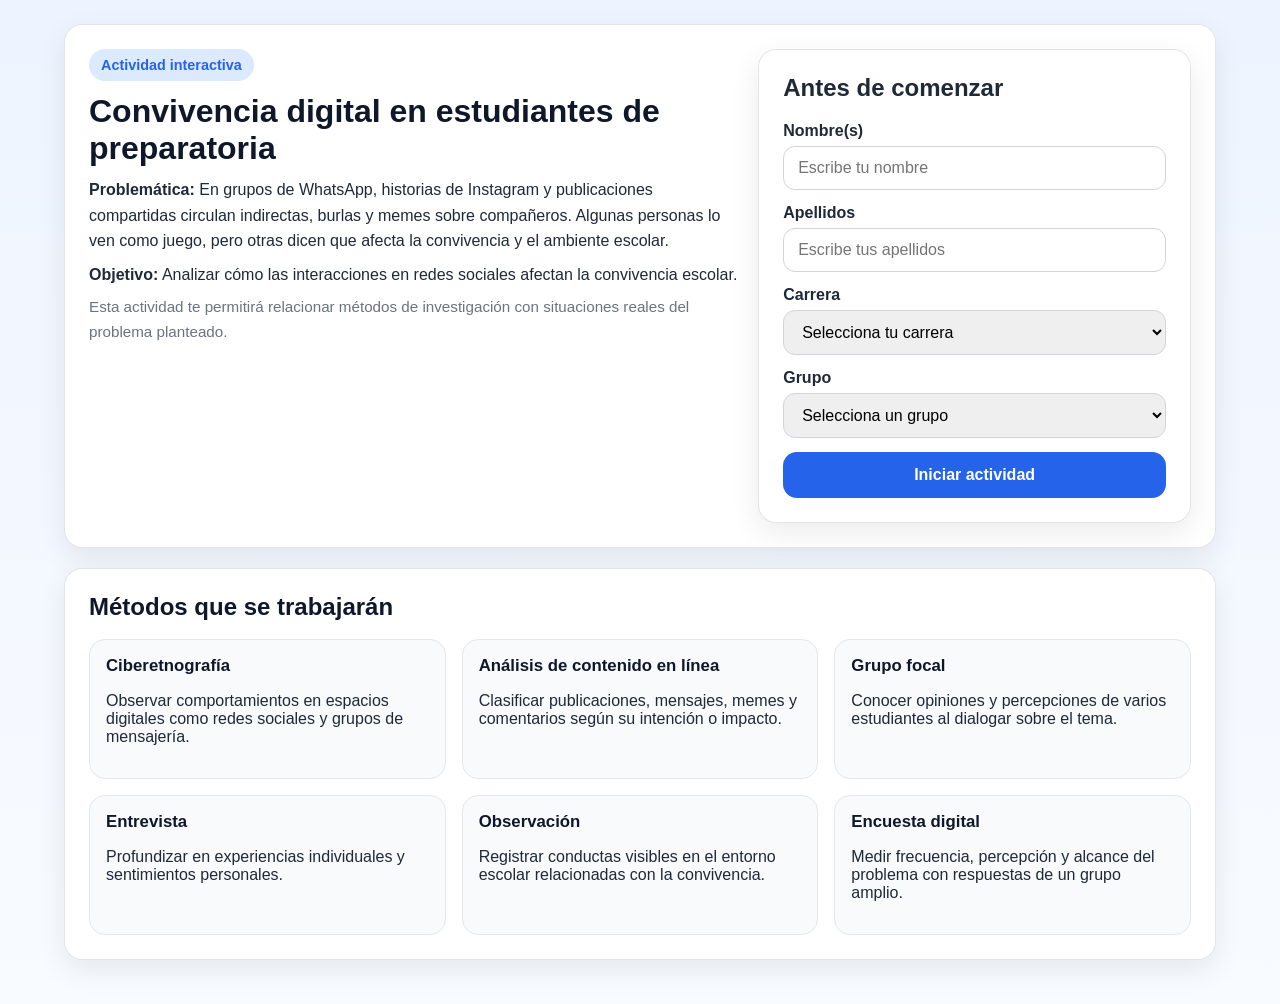
<file: act0101-tecnicas-metodos/index.html>
<!doctype html>
<html lang="es">
  <head>
    <meta charset="UTF-8" />
    <meta name="viewport" content="width=device-width, initial-scale=1.0" />
    <title>Convivencia digital - Actividad interactiva</title>
    <style>
      :root {
        --bg: #f4f7fb;
        --card: #ffffff;
        --text: #1f2937;
        --muted: #6b7280;
        --primary: #2563eb;
        --primary-soft: #dbeafe;
        --success: #16a34a;
        --success-soft: #dcfce7;
        --danger: #dc2626;
        --danger-soft: #fee2e2;
        --warning: #ca8a04;
        --warning-soft: #fef9c3;
        --border: #d1d5db;
        --shadow: 0 10px 30px rgba(0, 0, 0, 0.08);
        --radius: 18px;
      }

      * {
        box-sizing: border-box;
      }

      body {
        margin: 0;
        font-family: Arial, Helvetica, sans-serif;
        background: linear-gradient(180deg, #eef4ff 0%, #f8fbff 100%);
        color: var(--text);
      }

      .container {
        max-width: 1200px;
        margin: 0 auto;
        padding: 24px;
      }

      .screen {
        display: none;
        animation: fadeIn 0.35s ease;
      }

      .screen.active {
        display: block;
      }

      .card {
        background: var(--card);
        border-radius: var(--radius);
        box-shadow: var(--shadow);
        padding: 24px;
        margin-bottom: 20px;
        border: 1px solid rgba(209, 213, 219, 0.6);
      }

      .hero {
        display: grid;
        grid-template-columns: 1.2fr 0.8fr;
        gap: 20px;
        align-items: stretch;
      }

      .hero h1 {
        margin: 0 0 10px;
        font-size: 2rem;
        color: #0f172a;
      }

      .hero p {
        margin: 8px 0;
        line-height: 1.6;
      }

      .badge {
        display: inline-block;
        background: var(--primary-soft);
        color: var(--primary);
        padding: 8px 12px;
        border-radius: 999px;
        font-size: 0.9rem;
        font-weight: bold;
        margin-bottom: 12px;
      }

      .form-grid {
        display: grid;
        gap: 14px;
      }

      label {
        font-weight: bold;
        display: block;
        margin-bottom: 6px;
      }

      input,
      select,
      textarea {
        width: 100%;
        padding: 12px 14px;
        border-radius: 12px;
        border: 1px solid var(--border);
        font-size: 1rem;
        outline: none;
      }

      input:focus,
      select:focus,
      textarea:focus {
        border-color: var(--primary);
        box-shadow: 0 0 0 3px rgba(37, 99, 235, 0.15);
      }

      .btn {
        border: none;
        border-radius: 14px;
        padding: 14px 20px;
        font-size: 1rem;
        font-weight: bold;
        cursor: pointer;
        transition:
          transform 0.15s ease,
          opacity 0.15s ease;
      }

      .btn:hover {
        transform: translateY(-1px);
      }

      .btn-primary {
        background: var(--primary);
        color: white;
      }

      .btn-secondary {
        background: #0f172a;
        color: white;
      }

      .btn-light {
        background: #e5e7eb;
        color: #111827;
      }

      .info-grid {
        display: grid;
        grid-template-columns: repeat(3, 1fr);
        gap: 16px;
        margin-top: 18px;
      }

      .info-box {
        background: #f8fafc;
        border: 1px solid #e5e7eb;
        border-radius: 16px;
        padding: 16px;
      }

      .info-box h3 {
        margin-top: 0;
        margin-bottom: 10px;
        font-size: 1.05rem;
        color: #0f172a;
      }

      .subtle {
        color: var(--muted);
        font-size: 0.95rem;
      }

      .topbar {
        display: flex;
        justify-content: space-between;
        gap: 16px;
        flex-wrap: wrap;
        align-items: center;
      }

      .student-data {
        display: flex;
        flex-wrap: wrap;
        gap: 10px;
      }

      .pill {
        background: #eff6ff;
        border: 1px solid #bfdbfe;
        color: #1d4ed8;
        padding: 8px 12px;
        border-radius: 999px;
        font-weight: bold;
        font-size: 0.95rem;
      }

      .progress {
        height: 14px;
        background: #e5e7eb;
        border-radius: 999px;
        overflow: hidden;
        margin-top: 14px;
      }

      .progress-bar {
        height: 100%;
        width: 0%;
        background: linear-gradient(90deg, #2563eb, #38bdf8);
        transition: width 0.3s ease;
      }

      .instructions {
        background: #f8fafc;
        border-left: 6px solid var(--primary);
        padding: 16px 18px;
        border-radius: 12px;
        margin-top: 16px;
        line-height: 1.6;
      }

      .relation-board {
        position: relative;
        min-height: 540px;
        margin-top: 18px;
        border-radius: 20px;
        background: linear-gradient(180deg, #ffffff 0%, #f8fbff 100%);
        border: 1px solid #e5e7eb;
        overflow: hidden;
        padding: 20px;
      }

      .relation-columns {
        position: relative;
        z-index: 2;
        display: grid;
        grid-template-columns: 1fr 1fr;
        gap: 120px;
        min-height: 500px;
        align-items: start;
      }

      .column-title {
        text-align: center;
        margin-bottom: 14px;
        font-size: 1.05rem;
        font-weight: bold;
        color: #0f172a;
      }

      .item-list {
        display: grid;
        gap: 14px;
      }

      .match-item {
        position: relative;
        background: white;
        border: 2px solid #dbe3f0;
        border-radius: 16px;
        padding: 14px 16px;
        min-height: 72px;
        display: flex;
        align-items: center;
        cursor: pointer;
        transition: all 0.2s ease;
        box-shadow: 0 6px 14px rgba(0, 0, 0, 0.04);
        user-select: none;
      }

      .match-item:hover {
        transform: translateY(-2px);
        border-color: #93c5fd;
      }

      .match-item.selected {
        border-color: var(--primary);
        background: var(--primary-soft);
        box-shadow: 0 0 0 4px rgba(37, 99, 235, 0.12);
      }

      .match-item.correct {
        border-color: var(--success);
        background: var(--success-soft);
        color: #14532d;
        cursor: default;
      }

      .match-item.wrong {
        border-color: var(--danger);
        background: var(--danger-soft);
        color: #7f1d1d;
      }

      .match-item.locked {
        pointer-events: none;
      }

      .match-item small {
        display: block;
        color: var(--muted);
        margin-top: 6px;
      }

      .board-svg {
        position: absolute;
        inset: 0;
        width: 100%;
        height: 100%;
        z-index: 1;
        pointer-events: none;
      }

      .feedback {
        margin-top: 18px;
        padding: 16px;
        border-radius: 14px;
        font-weight: bold;
        display: none;
      }

      .feedback.show {
        display: block;
      }

      .feedback.good {
        background: var(--success-soft);
        color: #166534;
        border: 1px solid #86efac;
      }

      .feedback.bad {
        background: var(--danger-soft);
        color: #991b1b;
        border: 1px solid #fca5a5;
      }

      .actions {
        display: flex;
        flex-wrap: wrap;
        gap: 12px;
        margin-top: 18px;
      }

      .score-box {
        display: grid;
        grid-template-columns: repeat(4, 1fr);
        gap: 16px;
        margin-top: 16px;
      }

      .score-card {
        background: #f8fafc;
        border-radius: 16px;
        padding: 18px;
        border: 1px solid #e5e7eb;
        text-align: center;
      }

      .score-card strong {
        display: block;
        font-size: 1.8rem;
        color: #0f172a;
        margin-bottom: 6px;
      }

      .reflection-box {
        margin-top: 16px;
      }

      .final-box {
        background: linear-gradient(135deg, #eff6ff, #f8fafc);
        border: 1px solid #dbeafe;
        border-radius: 18px;
        padding: 20px;
        line-height: 1.7;
      }

      .mini-title {
        margin-top: 0;
        margin-bottom: 10px;
        color: #0f172a;
      }

      .footer-note {
        text-align: center;
        color: var(--muted);
        font-size: 0.92rem;
        margin-top: 10px;
      }

      @keyframes fadeIn {
        from {
          opacity: 0;
          transform: translateY(8px);
        }
        to {
          opacity: 1;
          transform: translateY(0);
        }
      }

      @media (max-width: 980px) {
        .hero,
        .info-grid,
        .score-box,
        .relation-columns {
          grid-template-columns: 1fr;
        }

        .relation-columns {
          gap: 28px;
        }

        .relation-board {
          min-height: 780px;
        }
      }

      @media (max-width: 600px) {
        .container {
          padding: 14px;
        }

        .card {
          padding: 16px;
        }

        .hero h1 {
          font-size: 1.6rem;
        }

        .match-item {
          min-height: 82px;
        }
      }
    </style>
  </head>
  <body>
    <div class="container">
      <!-- PANTALLA 1 -->
      <section id="screen-start" class="screen active">
        <div class="card hero">
          <div>
            <span class="badge">Actividad interactiva</span>
            <h1>Convivencia digital en estudiantes de preparatoria</h1>
            <p>
              <strong>Problemática:</strong> En grupos de WhatsApp, historias de
              Instagram y publicaciones compartidas circulan indirectas, burlas
              y memes sobre compañeros. Algunas personas lo ven como juego, pero
              otras dicen que afecta la convivencia y el ambiente escolar.
            </p>
            <p>
              <strong>Objetivo:</strong> Analizar cómo las interacciones en
              redes sociales afectan la convivencia escolar.
            </p>
            <p class="subtle">
              Esta actividad te permitirá relacionar métodos de investigación
              con situaciones reales del problema planteado.
            </p>
          </div>

          <div class="card" style="margin: 0">
            <h2 style="margin-top: 0">Antes de comenzar</h2>
            <div class="form-grid">
              <div>
                <label for="studentName">Nombre(s)</label>
                <input
                  id="studentName"
                  type="text"
                  placeholder="Escribe tu nombre"
                />
              </div>

              <div>
                <label for="studentLastname">Apellidos</label>
                <input
                  id="studentLastname"
                  type="text"
                  placeholder="Escribe tus apellidos"
                />
              </div>

              <div>
                <label for="studentCareer">Carrera</label>
                <select id="studentCareer">
                  <option value="">Selecciona tu carrera</option>
                </select>
              </div>

              <div>
                <label for="studentGroup">Grupo</label>
                <select id="studentGroup">
                  <option value="">Selecciona un grupo</option>
                  <option>A</option>
                  <option>B</option>
                </select>
              </div>

              <button class="btn btn-primary" id="startBtn">
                Iniciar actividad
              </button>
              <div id="startError" class="feedback bad"></div>
            </div>
          </div>
        </div>

        <div class="card">
          <h2 class="mini-title">Métodos que se trabajarán</h2>
          <div class="info-grid">
            <div class="info-box">
              <h3>Ciberetnografía</h3>
              <p>
                Observar comportamientos en espacios digitales como redes
                sociales y grupos de mensajería.
              </p>
            </div>
            <div class="info-box">
              <h3>Análisis de contenido en línea</h3>
              <p>
                Clasificar publicaciones, mensajes, memes y comentarios según su
                intención o impacto.
              </p>
            </div>
            <div class="info-box">
              <h3>Grupo focal</h3>
              <p>
                Conocer opiniones y percepciones de varios estudiantes al
                dialogar sobre el tema.
              </p>
            </div>
            <div class="info-box">
              <h3>Entrevista</h3>
              <p>
                Profundizar en experiencias individuales y sentimientos
                personales.
              </p>
            </div>
            <div class="info-box">
              <h3>Observación</h3>
              <p>
                Registrar conductas visibles en el entorno escolar relacionadas
                con la convivencia.
              </p>
            </div>
            <div class="info-box">
              <h3>Encuesta digital</h3>
              <p>
                Medir frecuencia, percepción y alcance del problema con
                respuestas de un grupo amplio.
              </p>
            </div>
          </div>
        </div>
      </section>

      <!-- PANTALLA 2 -->
      <section id="screen-game-1" class="screen">
        <div class="card">
          <div class="topbar">
            <div>
              <h2 style="margin: 0 0 6px">
                Actividad 1: Relaciona el método con su aplicación
              </h2>
              <p class="subtle" style="margin: 0">
                Haz clic en un método de la izquierda y luego en la descripción
                correcta de la derecha.
              </p>
            </div>

            <div class="student-data">
              <div class="pill" id="pillName">Nombre:</div>
              <div class="pill" id="pillCareer">Carrera:</div>
              <div class="pill" id="pillGroup">Grupo:</div>
              <div class="pill" id="pillScore1">Puntaje: 0</div>
            </div>
          </div>

          <div class="instructions">
            <strong>Instrucciones:</strong> Debes unir cada método de
            investigación con la acción que mejor corresponde a la problemática
            de convivencia digital. Al relacionar elementos, aparecerá una
            <strong>flecha trazada</strong> en el tablero.
          </div>

          <div class="progress">
            <div class="progress-bar" id="progress1"></div>
          </div>

          <div class="relation-board" id="board1">
            <svg class="board-svg" id="svg1">
              <defs>
                <marker
                  id="arrowHead1"
                  markerWidth="12"
                  markerHeight="12"
                  refX="10"
                  refY="6"
                  orient="auto"
                >
                  <path d="M0,0 L12,6 L0,12 z" fill="#2563eb"></path>
                </marker>
              </defs>
            </svg>

            <div class="relation-columns">
              <div>
                <div class="column-title">Métodos</div>
                <div class="item-list" id="leftList1"></div>
              </div>

              <div>
                <div class="column-title">Aplicación del método</div>
                <div class="item-list" id="rightList1"></div>
              </div>
            </div>
          </div>

          <div id="feedback1" class="feedback"></div>

          <div class="actions">
            <button class="btn btn-light" id="resetGame1">
              Reiniciar actividad 1
            </button>
            <button class="btn btn-secondary" id="nextToGame2" disabled>
              Continuar a la actividad 2
            </button>
          </div>
        </div>
      </section>

      <!-- PANTALLA 3 -->
      <section id="screen-game-2" class="screen">
        <div class="card">
          <div class="topbar">
            <div>
              <h2 style="margin: 0 0 6px">
                Actividad 2: Relaciona la evidencia con el método adecuado
              </h2>
              <p class="subtle" style="margin: 0">
                Ahora une cada caso o evidencia con el método más útil para
                investigarlo.
              </p>
            </div>

            <div class="student-data">
              <div class="pill" id="pillName2">Nombre:</div>
              <div class="pill" id="pillCareer2">Carrera:</div>
              <div class="pill" id="pillGroup2">Grupo:</div>
              <div class="pill" id="pillScore2">Puntaje: 0</div>
            </div>
          </div>

          <div class="instructions">
            <strong>Instrucciones:</strong> Piensa cuál método sería el más
            adecuado para estudiar cada evidencia o situación. De nuevo, al unir
            cada pareja aparecerá una <strong>flecha trazada</strong>.
          </div>

          <div class="progress">
            <div class="progress-bar" id="progress2"></div>
          </div>

          <div class="relation-board" id="board2">
            <svg class="board-svg" id="svg2">
              <defs>
                <marker
                  id="arrowHead2"
                  markerWidth="12"
                  markerHeight="12"
                  refX="10"
                  refY="6"
                  orient="auto"
                >
                  <path d="M0,0 L12,6 L0,12 z" fill="#2563eb"></path>
                </marker>
              </defs>
            </svg>

            <div class="relation-columns">
              <div>
                <div class="column-title">Evidencias o situaciones</div>
                <div class="item-list" id="leftList2"></div>
              </div>

              <div>
                <div class="column-title">Método más adecuado</div>
                <div class="item-list" id="rightList2"></div>
              </div>
            </div>
          </div>

          <div id="feedback2" class="feedback"></div>

          <div class="actions">
            <button class="btn btn-light" id="resetGame2">
              Reiniciar actividad 2
            </button>
            <button class="btn btn-secondary" id="goToFinal" disabled>
              Ir al cierre
            </button>
          </div>
        </div>
      </section>

      <!-- PANTALLA 4 -->
      <section id="screen-final" class="screen">
        <div class="card">
          <h2 style="margin-top: 0">Cierre de la actividad</h2>

          <div class="score-box">
            <div class="score-card">
              <strong id="finalName">-</strong>
              Estudiante
            </div>
            <div class="score-card">
              <strong id="finalCareer">-</strong>
              Carrera
            </div>
            <div class="score-card">
              <strong id="finalGroup">-</strong>
              Grupo
            </div>
            <div class="score-card">
              <strong id="finalScore">0</strong>
              Puntaje total
            </div>
          </div>

          <div class="final-box" style="margin-top: 18px">
            <h3 class="mini-title">¿Qué aprendiste?</h3>
            <p>
              La convivencia digital no depende solo de lo que se publica, sino
              también de cómo se interpreta, cómo afecta a otros y cómo
              repercute en el ambiente escolar.
            </p>
            <p>
              Los métodos de investigación ayudan a estudiar este problema desde
              diferentes ángulos:
            </p>
            <p>
              <strong>Ciberetnografía</strong> para observar interacciones
              digitales; <strong>análisis de contenido</strong> para clasificar
              mensajes; <strong>grupo focal</strong> para escuchar al grupo;
              <strong>entrevista</strong> para profundizar en experiencias;
              <strong>observación</strong> para registrar conductas visibles; y
              <strong>encuesta digital</strong> para medir frecuencia y
              percepción.
            </p>
          </div>

          <div class="reflection-box">
            <label for="reflection">Escribe una conclusión breve:</label>
            <textarea
              id="reflection"
              rows="5"
              placeholder="Ejemplo: Las redes sociales pueden afectar la convivencia escolar cuando se usan para burlas o indirectas. Por eso es importante investigar el problema con métodos adecuados y promover el respeto digital."
            ></textarea>
          </div>

          <div class="actions">
            <button class="btn btn-primary" id="finishBtn">Finalizar</button>
            <button class="btn btn-light" id="restartAll">
              Volver a empezar
            </button>
          </div>

          <div id="finalMessage" class="feedback"></div>
          <div
            id="evidenceBlock"
            class="final-box"
            style="margin-top: 12px; display: none"
          ></div>
          <p class="footer-note">
            Actividad interactiva sobre convivencia digital.
          </p>
        </div>
      </section>
    </div>

    <script>
      const CAREERS = [
        "TÉCNICO EN ACUACULTURA",
        "TÉCNICO EN MECÁNICA NAVAL",
        "TÉCNICO EN PREPARACIÓN DE ALIMENTOS Y BEBIDAS",
        "TÉCNICO EN RECREACIONES ACUÁTICAS",
        "TÉCNICO EN AIRE ACONDICIONADO",
        "TÉCNICO LABORATORISTA AMBIENTAL",
      ];

      const appState = {
        studentName: "",
        studentLastname: "",
        studentCareer: "",
        studentGroup: "",
        score1: 0,
        score2: 0,
        evidenceId: "",
      };

      const game1Data = {
        left: [
          { id: "ciberetnografia", text: "Ciberetnografía" },
          { id: "analisis", text: "Análisis de contenido en línea" },
          { id: "grupofocal", text: "Grupo focal" },
          { id: "entrevista", text: "Entrevista" },
          { id: "observacion", text: "Observación" },
          { id: "encuesta", text: "Encuesta digital" },
        ],
        right: shuffle([
          {
            id: "ciberetnografia",
            text: "Observar cómo interactúan los estudiantes en grupos de WhatsApp, historias y publicaciones compartidas.",
          },
          {
            id: "analisis",
            text: "Clasificar memes, mensajes o indirectas según si son bromas, burlas, agresiones o exclusión.",
          },
          {
            id: "grupofocal",
            text: "Reunir a varios estudiantes para escuchar opiniones sobre cómo estas publicaciones afectan la convivencia.",
          },
          {
            id: "entrevista",
            text: "Hablar de manera individual con un estudiante para conocer cómo se sintió ante una burla o indirecta.",
          },
          {
            id: "observacion",
            text: "Registrar si en el salón o receso hay aislamiento, discusiones o cambios de conducta vinculados con publicaciones.",
          },
          {
            id: "encuesta",
            text: "Aplicar un formulario digital para medir cuántos estudiantes han visto, compartido o sufrido estas situaciones.",
          },
        ]),
      };

      const game2Data = {
        left: [
          {
            id: "encuesta",
            text: "Quieres saber cuántos estudiantes han visto memes o indirectas sobre compañeros durante el último mes.",
          },
          {
            id: "entrevista",
            text: "Necesitas profundizar en cómo se sintió una persona después de que circulara una burla sobre ella.",
          },
          {
            id: "ciberetnografia",
            text: "Buscas observar cómo se comportan los estudiantes dentro de los grupos digitales sin intervenir directamente.",
          },
          {
            id: "analisis",
            text: "Tienes capturas de mensajes, historias y memes, y quieres clasificarlos por tipo de contenido.",
          },
          {
            id: "grupofocal",
            text: "Quieres escuchar varias opiniones al mismo tiempo para saber qué piensa el grupo sobre estas prácticas.",
          },
          {
            id: "observacion",
            text: "Deseas registrar cambios visibles en la convivencia escolar después de conflictos originados en redes.",
          },
        ],
        right: shuffle([
          { id: "ciberetnografia", text: "Ciberetnografía" },
          { id: "analisis", text: "Análisis de contenido en línea" },
          { id: "grupofocal", text: "Grupo focal" },
          { id: "entrevista", text: "Entrevista" },
          { id: "observacion", text: "Observación" },
          { id: "encuesta", text: "Encuesta digital" },
        ]),
      };

      function shuffle(array) {
        const cloned = [...array];
        for (let i = cloned.length - 1; i > 0; i--) {
          const j = Math.floor(Math.random() * (i + 1));
          [cloned[i], cloned[j]] = [cloned[j], cloned[i]];
        }
        return cloned;
      }

      function showScreen(id) {
        document
          .querySelectorAll(".screen")
          .forEach((screen) => screen.classList.remove("active"));
        document.getElementById(id).classList.add("active");
        window.scrollTo({ top: 0, behavior: "smooth" });
      }

      function setText(id, value) {
        document.getElementById(id).textContent = value;
      }

      function populateCareers() {
        const select = document.getElementById("studentCareer");
        CAREERS.forEach((career) => {
          const option = document.createElement("option");
          option.value = career;
          option.textContent = career;
          select.appendChild(option);
        });
      }

      function generateEvidenceId() {
        const initials =
          `${appState.studentName.charAt(0) || "X"}${appState.studentLastname.charAt(0) || "X"}`.toUpperCase();
        const group = (appState.studentGroup || "X").toUpperCase();
        const now = new Date();
        const pad = (n) => String(n).padStart(2, "0");
        const stamp = `${now.getFullYear()}${pad(now.getMonth() + 1)}${pad(now.getDate())}${pad(now.getHours())}${pad(now.getMinutes())}${pad(now.getSeconds())}`;
        const random = Math.floor(1000 + Math.random() * 9000);
        return `EVID-${initials}${group}-${stamp}-${random}`;
      }

      function updateStudentPills() {
        const fullName =
          `${appState.studentName} ${appState.studentLastname}`.trim();
        setText("pillName", "Nombre: " + fullName);
        setText("pillCareer", "Carrera: " + appState.studentCareer);
        setText("pillGroup", "Grupo: " + appState.studentGroup);
        setText("pillScore1", "Puntaje: " + appState.score1 + "/6");

        setText("pillName2", "Nombre: " + fullName);
        setText("pillCareer2", "Carrera: " + appState.studentCareer);
        setText("pillGroup2", "Grupo: " + appState.studentGroup);
        setText("pillScore2", "Puntaje: " + appState.score2 + "/6");

        setText("finalName", fullName);
        setText("finalCareer", appState.studentCareer);
        setText("finalGroup", appState.studentGroup);
        setText("finalScore", `${appState.score1 + appState.score2}/12`);
      }

      function showStartError(message) {
        const error = document.getElementById("startError");
        error.textContent = message;
        error.className = "feedback bad show";
      }

      function hideStartError() {
        const error = document.getElementById("startError");
        error.textContent = "";
        error.className = "feedback bad";
      }

      class RelationGame {
        constructor(config) {
          this.boardId = config.boardId;
          this.svgId = config.svgId;
          this.leftListId = config.leftListId;
          this.rightListId = config.rightListId;
          this.feedbackId = config.feedbackId;
          this.progressId = config.progressId;
          this.nextBtnId = config.nextBtnId;
          this.data = config.data;
          this.scoreKey = config.scoreKey;
          this.marker = config.marker;

          this.selectedLeft = null;
          this.selectedRight = null;
          this.matched = new Set();
          this.lines = [];
        }

        init() {
          this.selectedLeft = null;
          this.selectedRight = null;
          this.matched.clear();
          this.lines = [];

          const leftContainer = document.getElementById(this.leftListId);
          const rightContainer = document.getElementById(this.rightListId);
          const svg = document.getElementById(this.svgId);

          leftContainer.innerHTML = "";
          rightContainer.innerHTML = "";
          svg.querySelectorAll("line").forEach((line) => line.remove());

          this.data.left.forEach((item) => {
            const div = document.createElement("div");
            div.className = "match-item";
            div.dataset.id = item.id;
            div.dataset.side = "left";
            div.innerHTML = `<div>${item.text}</div>`;
            div.addEventListener("click", () =>
              this.handleClick(div, item, "left"),
            );
            leftContainer.appendChild(div);
          });

          this.data.right.forEach((item) => {
            const div = document.createElement("div");
            div.className = "match-item";
            div.dataset.id = item.id;
            div.dataset.side = "right";
            div.innerHTML = `<div>${item.text}</div>`;
            div.addEventListener("click", () =>
              this.handleClick(div, item, "right"),
            );
            rightContainer.appendChild(div);
          });

          this.setFeedback("", "");
          this.updateProgress();
          if (this.nextBtnId) {
            document.getElementById(this.nextBtnId).disabled = true;
          }

          window.requestAnimationFrame(() => this.redrawLines());
          window.addEventListener("resize", () => this.redrawLines());
        }

        handleClick(element, item, side) {
          if (element.classList.contains("correct")) return;

          if (side === "left") {
            this.clearSideSelection("left");
            this.selectedLeft = element;
            element.classList.add("selected");
          } else {
            this.clearSideSelection("right");
            this.selectedRight = element;
            element.classList.add("selected");
          }

          if (this.selectedLeft && this.selectedRight) {
            this.checkMatch();
          }
        }

        clearSideSelection(side) {
          const selector =
            side === "left"
              ? `#${this.leftListId} .match-item.selected`
              : `#${this.rightListId} .match-item.selected`;

          document
            .querySelectorAll(selector)
            .forEach((el) => el.classList.remove("selected"));

          if (side === "left") this.selectedLeft = null;
          if (side === "right") this.selectedRight = null;
        }

        checkMatch() {
          const leftId = this.selectedLeft.dataset.id;
          const rightId = this.selectedRight.dataset.id;

          if (leftId === rightId) {
            this.selectedLeft.classList.remove("selected");
            this.selectedRight.classList.remove("selected");
            this.selectedLeft.classList.add("correct", "locked");
            this.selectedRight.classList.add("correct", "locked");

            this.drawLine(this.selectedLeft, this.selectedRight, "#16a34a");
            this.matched.add(leftId);
            appState[this.scoreKey] += 1;

            this.setFeedback(
              "¡Correcto! Has hecho una relación adecuada.",
              "good",
            );
            updateStudentPills();
            this.updateProgress();

            this.selectedLeft = null;
            this.selectedRight = null;

            if (this.matched.size === this.data.left.length) {
              this.setFeedback(
                "Excelente. Has completado toda la actividad.",
                "good",
              );
              if (this.nextBtnId) {
                document.getElementById(this.nextBtnId).disabled = false;
              }
            }
          } else {
            const leftEl = this.selectedLeft;
            const rightEl = this.selectedRight;

            leftEl.classList.add("wrong");
            rightEl.classList.add("wrong");
            this.drawTempLine(leftEl, rightEl, "#dc2626");
            this.setFeedback(
              "Esa relación no corresponde. Intenta de nuevo.",
              "bad",
            );

            setTimeout(() => {
              leftEl.classList.remove("wrong", "selected");
              rightEl.classList.remove("wrong", "selected");
            }, 700);

            this.selectedLeft = null;
            this.selectedRight = null;
          }
        }

        drawLine(fromEl, toEl, color) {
          const svg = document.getElementById(this.svgId);
          const board = document.getElementById(this.boardId);

          const boardRect = board.getBoundingClientRect();
          const fromRect = fromEl.getBoundingClientRect();
          const toRect = toEl.getBoundingClientRect();

          const x1 = fromRect.right - boardRect.left;
          const y1 = fromRect.top + fromRect.height / 2 - boardRect.top;
          const x2 = toRect.left - boardRect.left;
          const y2 = toRect.top + toRect.height / 2 - boardRect.top;

          const line = document.createElementNS(
            "http://www.w3.org/2000/svg",
            "line",
          );
          line.setAttribute("x1", x1);
          line.setAttribute("y1", y1);
          line.setAttribute("x2", x2);
          line.setAttribute("y2", y2);
          line.setAttribute("stroke", color);
          line.setAttribute("stroke-width", "4");
          line.setAttribute("stroke-linecap", "round");
          line.setAttribute("marker-end", `url(#${this.marker})`);
          line.dataset.from = fromEl.dataset.id;
          line.dataset.to = toEl.dataset.id;

          svg.appendChild(line);
          this.lines.push({
            fromId: fromEl.dataset.id,
            toId: toEl.dataset.id,
            color,
          });
        }

        drawTempLine(fromEl, toEl, color) {
          const svg = document.getElementById(this.svgId);
          const board = document.getElementById(this.boardId);

          const boardRect = board.getBoundingClientRect();
          const fromRect = fromEl.getBoundingClientRect();
          const toRect = toEl.getBoundingClientRect();

          const x1 = fromRect.right - boardRect.left;
          const y1 = fromRect.top + fromRect.height / 2 - boardRect.top;
          const x2 = toRect.left - boardRect.left;
          const y2 = toRect.top + toRect.height / 2 - boardRect.top;

          const line = document.createElementNS(
            "http://www.w3.org/2000/svg",
            "line",
          );
          line.setAttribute("x1", x1);
          line.setAttribute("y1", y1);
          line.setAttribute("x2", x2);
          line.setAttribute("y2", y2);
          line.setAttribute("stroke", color);
          line.setAttribute("stroke-width", "4");
          line.setAttribute("stroke-linecap", "round");
          line.setAttribute("marker-end", `url(#${this.marker})`);

          svg.appendChild(line);

          setTimeout(() => line.remove(), 650);
        }

        redrawLines() {
          const svg = document.getElementById(this.svgId);
          svg.querySelectorAll("line").forEach((line) => line.remove());

          this.lines.forEach((savedLine) => {
            const fromEl = document.querySelector(
              `#${this.leftListId} .match-item[data-id="${savedLine.fromId}"]`,
            );
            const toEl = document.querySelector(
              `#${this.rightListId} .match-item[data-id="${savedLine.toId}"]`,
            );
            if (fromEl && toEl) {
              this.drawLine(fromEl, toEl, savedLine.color);
            }
          });

          // evitar duplicar el historial al redibujar
          const unique = [];
          const map = new Set();
          this.lines.forEach((item) => {
            const key = item.fromId + "-" + item.toId;
            if (!map.has(key)) {
              map.add(key);
              unique.push(item);
            }
          });
          this.lines = unique;
        }

        updateProgress() {
          const total = this.data.left.length;
          const completed = this.matched.size;
          const percent = (completed / total) * 100;
          document.getElementById(this.progressId).style.width = percent + "%";
        }

        setFeedback(message, type) {
          const feedback = document.getElementById(this.feedbackId);
          if (!message) {
            feedback.className = "feedback";
            feedback.textContent = "";
            return;
          }

          feedback.textContent = message;
          feedback.className = `feedback show ${type}`;
        }

        reset() {
          appState[this.scoreKey] = 0;

          if (this.scoreKey === "score1") {
            game1Data.right = shuffle([
              {
                id: "ciberetnografia",
                text: "Observar cómo interactúan los estudiantes en grupos de WhatsApp, historias y publicaciones compartidas.",
              },
              {
                id: "analisis",
                text: "Clasificar memes, mensajes o indirectas según si son bromas, burlas, agresiones o exclusión.",
              },
              {
                id: "grupofocal",
                text: "Reunir a varios estudiantes para escuchar opiniones sobre cómo estas publicaciones afectan la convivencia.",
              },
              {
                id: "entrevista",
                text: "Hablar de manera individual con un estudiante para conocer cómo se sintió ante una burla o indirecta.",
              },
              {
                id: "observacion",
                text: "Registrar si en el salón o receso hay aislamiento, discusiones o cambios de conducta vinculados con publicaciones.",
              },
              {
                id: "encuesta",
                text: "Aplicar un formulario digital para medir cuántos estudiantes han visto, compartido o sufrido estas situaciones.",
              },
            ]);
          }

          if (this.scoreKey === "score2") {
            game2Data.right = shuffle([
              { id: "ciberetnografia", text: "Ciberetnografía" },
              { id: "analisis", text: "Análisis de contenido en línea" },
              { id: "grupofocal", text: "Grupo focal" },
              { id: "entrevista", text: "Entrevista" },
              { id: "observacion", text: "Observación" },
              { id: "encuesta", text: "Encuesta digital" },
            ]);
          }

          updateStudentPills();
          this.init();
        }
      }

      const relationGame1 = new RelationGame({
        boardId: "board1",
        svgId: "svg1",
        leftListId: "leftList1",
        rightListId: "rightList1",
        feedbackId: "feedback1",
        progressId: "progress1",
        nextBtnId: "nextToGame2",
        data: game1Data,
        scoreKey: "score1",
        marker: "arrowHead1",
      });

      const relationGame2 = new RelationGame({
        boardId: "board2",
        svgId: "svg2",
        leftListId: "leftList2",
        rightListId: "rightList2",
        feedbackId: "feedback2",
        progressId: "progress2",
        nextBtnId: "goToFinal",
        data: game2Data,
        scoreKey: "score2",
        marker: "arrowHead2",
      });

      document.getElementById("startBtn").addEventListener("click", () => {
        const name = document.getElementById("studentName").value.trim();
        const lastname = document
          .getElementById("studentLastname")
          .value.trim();
        const career = document.getElementById("studentCareer").value;
        const group = document.getElementById("studentGroup").value;

        if (!name) {
          showStartError("Por favor, escribe tu nombre.");
          return;
        }

        if (!lastname) {
          showStartError("Por favor, escribe tus apellidos.");
          return;
        }

        if (!career) {
          showStartError("Por favor, selecciona tu carrera.");
          return;
        }

        if (!group) {
          showStartError("Por favor, selecciona un grupo.");
          return;
        }

        hideStartError();
        appState.studentName = name;
        appState.studentLastname = lastname;
        appState.studentCareer = career;
        appState.studentGroup = group;
        appState.score1 = 0;
        appState.score2 = 0;
        appState.evidenceId = "";

        updateStudentPills();
        relationGame1.init();
        showScreen("screen-game-1");
      });

      document.getElementById("nextToGame2").addEventListener("click", () => {
        relationGame2.init();
        showScreen("screen-game-2");
      });

      document.getElementById("goToFinal").addEventListener("click", () => {
        updateStudentPills();
        showScreen("screen-final");
      });

      document.getElementById("resetGame1").addEventListener("click", () => {
        relationGame1.reset();
      });

      document.getElementById("resetGame2").addEventListener("click", () => {
        relationGame2.reset();
      });

      document.getElementById("finishBtn").addEventListener("click", () => {
        const reflection = document.getElementById("reflection").value.trim();
        const finalMessage = document.getElementById("finalMessage");
        const evidenceBlock = document.getElementById("evidenceBlock");

        if (!reflection) {
          finalMessage.textContent =
            "Escribe una conclusión breve antes de finalizar.";
          finalMessage.className = "feedback show bad";
          evidenceBlock.style.display = "none";
          evidenceBlock.textContent = "";
          return;
        }

        appState.evidenceId = generateEvidenceId();
        finalMessage.textContent = `Actividad finalizada correctamente. ${appState.studentName} ${appState.studentLastname} del grupo ${appState.studentGroup} obtuvo ${appState.score1 + appState.score2} de 12 puntos.`;
        finalMessage.className = "feedback show good";
        evidenceBlock.style.display = "block";
        evidenceBlock.textContent = `[${appState.studentName} ${appState.studentLastname}], [${appState.studentCareer}], Grupo ${appState.studentGroup}, Puntaje: ${appState.score1 + appState.score2}/12, Evidencia: ${appState.evidenceId}`;
      });

      document.getElementById("restartAll").addEventListener("click", () => {
        document.getElementById("studentName").value = "";
        document.getElementById("studentLastname").value = "";
        document.getElementById("studentCareer").value = "";
        document.getElementById("studentGroup").value = "";
        document.getElementById("reflection").value = "";
        document.getElementById("finalMessage").className = "feedback";
        document.getElementById("finalMessage").textContent = "";
        document.getElementById("evidenceBlock").className = "final-box";
        document.getElementById("evidenceBlock").style.display = "none";
        document.getElementById("evidenceBlock").textContent = "";
        hideStartError();

        appState.studentName = "";
        appState.studentLastname = "";
        appState.studentCareer = "";
        appState.studentGroup = "";
        appState.score1 = 0;
        appState.score2 = 0;
        appState.evidenceId = "";

        showScreen("screen-start");
      });

      populateCareers();
    </script>
  </body>
</html>
</file>
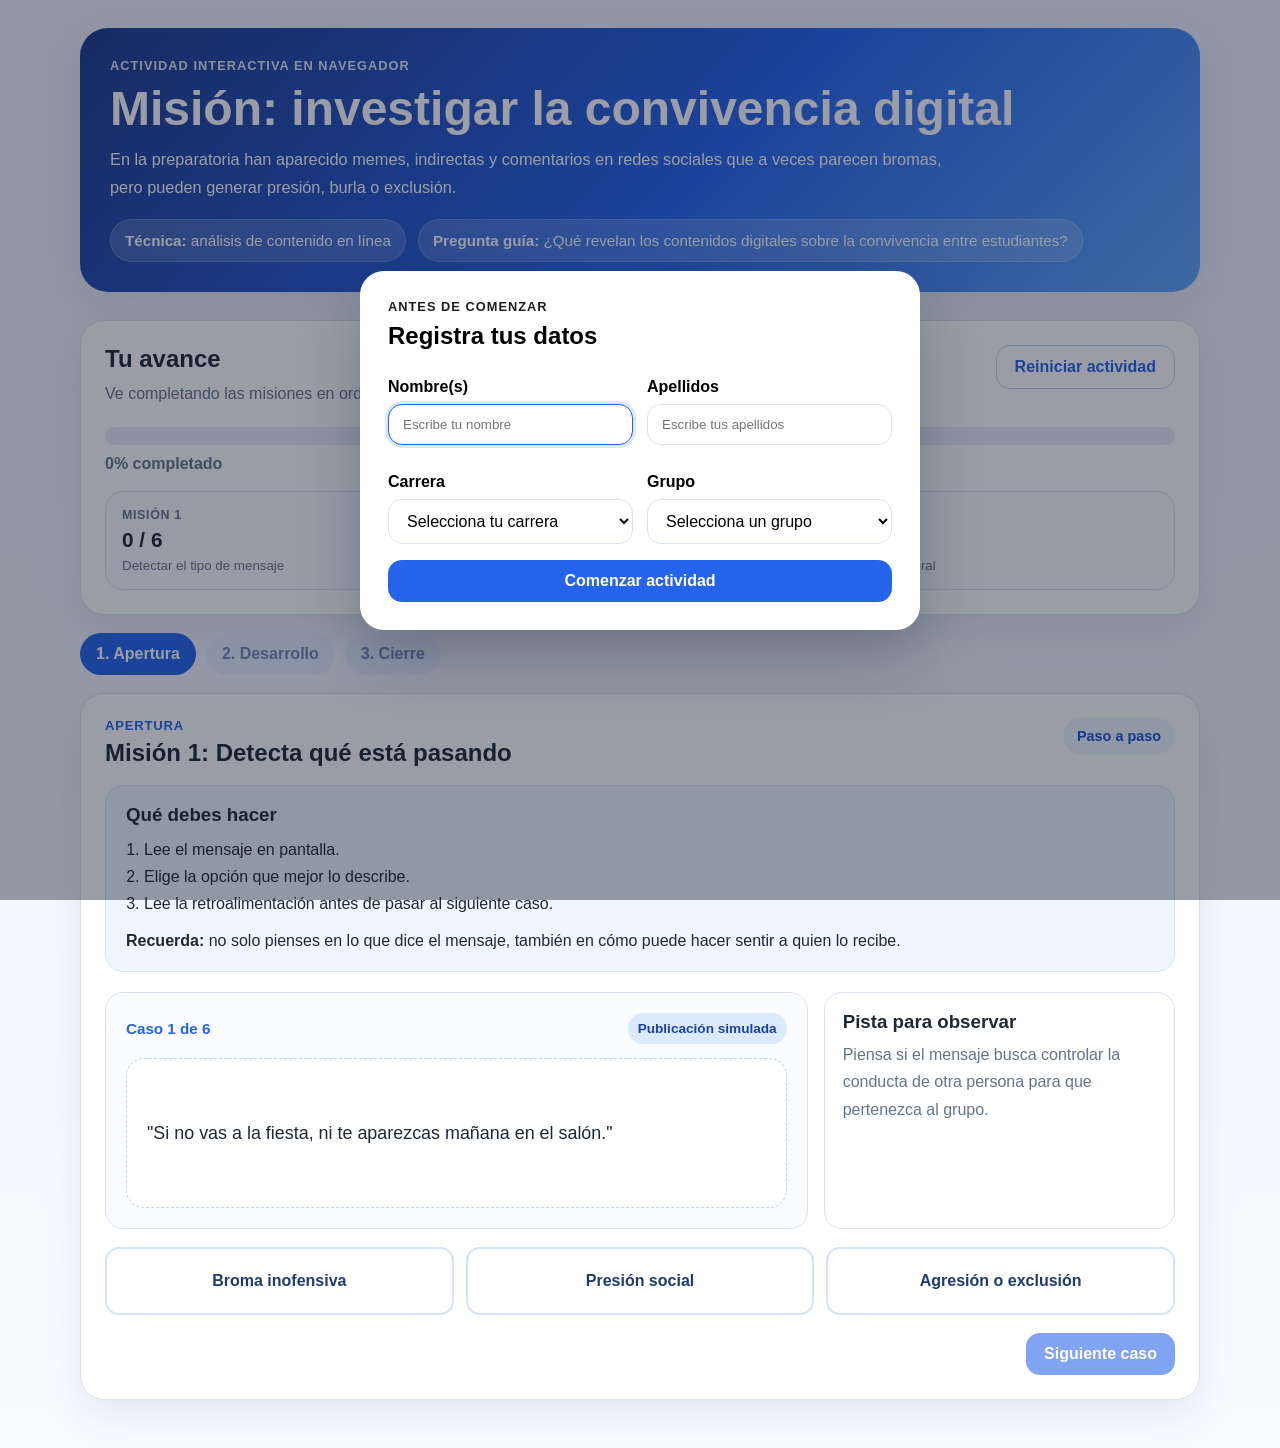
<file: act0202-convivencia-digital/index.html>
<!doctype html>
<html lang="es">
  <head>
    <meta charset="UTF-8" />
    <meta name="viewport" content="width=device-width, initial-scale=1.0" />
    <title>Misión: Investigación Digital</title>
    <link rel="stylesheet" href="styles.css" />
  </head>
  <body>
    <div class="app-shell">
      <header class="hero">
        <div class="hero__content">
          <p class="eyebrow">Actividad interactiva en navegador</p>
          <h1>Misión: investigar la convivencia digital</h1>
          <p class="hero__text">
            En la preparatoria han aparecido memes, indirectas y comentarios en
            redes sociales que a veces parecen bromas, pero pueden generar
            presión, burla o exclusión.
          </p>
          <div class="hero__chips">
            <span class="chip"
              ><strong>Técnica:</strong> análisis de contenido en línea</span
            >
            <span class="chip"
              ><strong>Pregunta guía:</strong> ¿Qué revelan los contenidos
              digitales sobre la convivencia entre estudiantes?</span
            >
          </div>
        </div>
      </header>

      <main class="container">
        <section class="status-panel card">
          <div class="status-panel__top">
            <div>
              <h2>Tu avance</h2>
              <p>
                Ve completando las misiones en orden. Cada fase se desbloquea
                cuando terminas la anterior.
              </p>
            </div>
            <button id="restartBtn" class="btn btn--ghost">
              Reiniciar actividad
            </button>
          </div>

          <div id="studentPills" class="student-pills">
            <span id="pillStudentName" class="chip--card"></span>
            <span id="pillStudentCareer" class="chip--card"></span>
            <span id="pillStudentGroup" class="chip--card"></span>
          </div>

          <div class="progress-block">
            <div class="progress-bar">
              <div id="progressFill" class="progress-bar__fill"></div>
            </div>
            <p id="progressText" class="progress-text">0% completado</p>
          </div>

          <div class="score-grid">
            <article class="score-card">
              <span class="score-card__label">Misión 1</span>
              <strong id="mission1Score">0 / 6</strong>
              <small>Detectar el tipo de mensaje</small>
            </article>
            <article class="score-card">
              <span class="score-card__label">Misión 2</span>
              <strong id="mission2Score">0 / 6</strong>
              <small>Clasificar evidencias</small>
            </article>
            <article class="score-card">
              <span class="score-card__label">Estado</span>
              <strong id="missionState">Inicio</strong>
              <small>Avance general</small>
            </article>
          </div>
        </section>

        <nav class="step-nav" aria-label="Navegación de fases">
          <button class="step-nav__button is-active" id="openStep1">
            1. Apertura
          </button>
          <button class="step-nav__button" id="openStep2" disabled>
            2. Desarrollo
          </button>
          <button class="step-nav__button" id="openStep3" disabled>
            3. Cierre
          </button>
        </nav>

        <section id="step1" class="phase card is-visible">
          <div class="phase__header">
            <div>
              <p class="phase__tag">Apertura</p>
              <h2>Misión 1: Detecta qué está pasando</h2>
            </div>
            <span class="badge">Paso a paso</span>
          </div>

          <div class="guide-box guide-box--blue">
            <h3>Qué debes hacer</h3>
            <ol>
              <li>Lee el mensaje en pantalla.</li>
              <li>Elige la opción que mejor lo describe.</li>
              <li>
                Lee la retroalimentación antes de pasar al siguiente caso.
              </li>
            </ol>
            <p>
              <strong>Recuerda:</strong> no solo pienses en lo que dice el
              mensaje, también en cómo puede hacer sentir a quien lo recibe.
            </p>
          </div>

          <div class="mission-layout">
            <article class="mission-card mission-card--social">
              <div class="mission-card__header">
                <span id="caseCounter" class="mission-counter"
                  >Caso 1 de 6</span
                >
                <span class="social-tag">Publicación simulada</span>
              </div>
              <div id="openingMessage" class="social-post"></div>
            </article>

            <aside class="support-card">
              <h3>Pista para observar</h3>
              <p id="openingHint">
                Busca si el mensaje humilla, presiona, excluye o apoya.
              </p>
            </aside>
          </div>

          <div id="openingOptions" class="option-grid"></div>

          <div
            id="openingFeedback"
            class="feedback-box"
            aria-live="polite"
          ></div>

          <div class="phase__actions">
            <button id="nextOpeningBtn" class="btn btn--primary" disabled>
              Siguiente caso
            </button>
          </div>
        </section>

        <section id="step2" class="phase card">
          <div class="phase__header">
            <div>
              <p class="phase__tag">Desarrollo</p>
              <h2>Misión 2: Analiza las evidencias</h2>
            </div>
            <span class="badge">Interacción guiada</span>
          </div>

          <div class="guide-box guide-box--purple">
            <h3>Qué debes hacer</h3>
            <ol>
              <li>Observa la evidencia digital.</li>
              <li>Clasifícala en la categoría correcta.</li>
              <li>Revisa la explicación del sistema.</li>
              <li>Continúa con la siguiente evidencia.</li>
            </ol>
            <p>
              <strong>Categorías posibles:</strong> Apoyo, Burla, Presión
              social, Exclusión, Rumor y Convivencia sana.
            </p>
          </div>

          <div class="mission-layout">
            <article class="mission-card mission-card--lab">
              <div class="mission-card__header">
                <span id="evidenceCounter" class="mission-counter"
                  >Evidencia 1 de 6</span
                >
                <span class="social-tag social-tag--lab"
                  >Laboratorio digital</span
                >
              </div>
              <div id="evidenceMessage" class="evidence-post"></div>
            </article>

            <aside class="support-card">
              <h3>Pregunta orientadora</h3>
              <p id="developmentHint">
                ¿Este contenido ayuda, ridiculiza, presiona, excluye o difunde
                algo no confirmado?
              </p>
            </aside>
          </div>

          <div id="developmentOptions" class="category-grid"></div>

          <div
            id="developmentFeedback"
            class="feedback-box"
            aria-live="polite"
          ></div>

          <div class="micro-reflection card-soft">
            <h3>Mini reflexión guiada</h3>
            <p>
              Después de observar varias evidencias, completa estas preguntas
              para cerrar tu análisis.
            </p>
            <div class="form-grid">
              <div class="form-field">
                <label for="emotionReflection"
                  >¿Qué emoción aparece con más fuerza?</label
                >
                <select id="emotionReflection">
                  <option value="">Selecciona una opción</option>
                  <option value="Apoyo">Apoyo</option>
                  <option value="Burla">Burla</option>
                  <option value="Presión">Presión</option>
                  <option value="Exclusión">Exclusión</option>
                  <option value="Tensión">Tensión</option>
                </select>
              </div>
              <div class="form-field">
                <label for="effectReflection"
                  >¿Qué efecto podría generar en la convivencia?</label
                >
                <select id="effectReflection">
                  <option value="">Selecciona una opción</option>
                  <option value="Más confianza y apoyo">
                    Más confianza y apoyo
                  </option>
                  <option value="Conflictos o malentendidos">
                    Conflictos o malentendidos
                  </option>
                  <option value="Aislamiento de algunos estudiantes">
                    Aislamiento de algunos estudiantes
                  </option>
                  <option value="Presión por encajar en el grupo">
                    Presión por encajar en el grupo
                  </option>
                </select>
              </div>
            </div>
            <div class="form-field">
              <label for="analysisConclusion"
                >Escribe una conclusión breve</label
              >
              <textarea
                id="analysisConclusion"
                rows="4"
                placeholder="Ejemplo: En los mensajes analizados aparecen bromas que en realidad generan presión y ridiculización. Esto puede afectar la convivencia y la participación de algunos compañeros."
              ></textarea>
            </div>
          </div>

          <div class="phase__actions">
            <button id="nextEvidenceBtn" class="btn btn--primary" disabled>
              Siguiente evidencia
            </button>
          </div>
        </section>

        <section id="step3" class="phase card">
          <div class="phase__header">
            <div>
              <p class="phase__tag">Cierre</p>
              <h2>Misión 3: Construye tu conclusión final</h2>
            </div>
            <span class="badge">Síntesis</span>
          </div>

          <div class="guide-box guide-box--green">
            <h3>Qué debes hacer</h3>
            <ol>
              <li>Selecciona el patrón que viste con más frecuencia.</li>
              <li>Completa el semáforo de hallazgos.</li>
              <li>
                Escribe una propuesta para mejorar la convivencia digital.
              </li>
              <li>Genera tu reporte final.</li>
            </ol>
          </div>

          <div class="form-field">
            <label for="mainPattern">¿Cuál fue el patrón predominante?</label>
            <select id="mainPattern">
              <option value="">Selecciona una opción</option>
              <option value="Burla">Burla</option>
              <option value="Presión social">Presión social</option>
              <option value="Exclusión">Exclusión</option>
              <option value="Rumor">Rumor</option>
              <option value="Apoyo">Apoyo</option>
              <option value="Convivencia sana">Convivencia sana</option>
            </select>
          </div>

          <div class="traffic-grid">
            <div class="traffic-card traffic-card--red">
              <h3>
                <span class="dot dot--red"></span> Rojo: principal problema
                detectado
              </h3>
              <textarea
                id="redFinding"
                rows="4"
                placeholder="Ejemplo: Se usan bromas que ridiculizan a compañeros frente al grupo."
              ></textarea>
            </div>
            <div class="traffic-card traffic-card--yellow">
              <h3>
                <span class="dot dot--yellow"></span> Amarillo: situación que
                debe vigilarse
              </h3>
              <textarea
                id="yellowFinding"
                rows="4"
                placeholder="Ejemplo: Algunos mensajes presionan a participar para no quedar fuera."
              ></textarea>
            </div>
            <div class="traffic-card traffic-card--green">
              <h3>
                <span class="dot dot--green"></span> Verde: acción positiva a
                fortalecer
              </h3>
              <textarea
                id="greenFinding"
                rows="4"
                placeholder="Ejemplo: Promover mensajes de apoyo y ayuda entre compañeros."
              ></textarea>
            </div>
          </div>

          <div class="form-field">
            <label for="improvementProposal"
              >¿Qué propones para mejorar la convivencia digital?</label
            >
            <textarea
              id="improvementProposal"
              rows="5"
              placeholder="Ejemplo: Establecer acuerdos de convivencia digital, reflexionar antes de publicar y promover el respeto en los grupos escolares."
            ></textarea>
          </div>

          <div class="phase__actions">
            <button id="generateReportBtn" class="btn btn--primary">
              Generar reporte final
            </button>
          </div>

          <article id="finalReport" class="final-report"></article>
          <div id="evidenceBlock" class="evidence-block"></div>
        </section>
      </main>
    </div>

    <dialog id="welcomeDialog" class="welcome-dialog">
      <div class="welcome-dialog__content">
        <p class="eyebrow">Antes de comenzar</p>
        <h2>Registra tus datos</h2>
        <div class="form-grid" style="margin-top: 14px">
          <div class="form-field">
            <label for="dlgName">Nombre(s)</label>
            <input id="dlgName" type="text" placeholder="Escribe tu nombre" />
          </div>
          <div class="form-field">
            <label for="dlgLastname">Apellidos</label>
            <input
              id="dlgLastname"
              type="text"
              placeholder="Escribe tus apellidos"
            />
          </div>
          <div class="form-field">
            <label for="dlgCareer">Carrera</label>
            <select id="dlgCareer">
              <option value="">Selecciona tu carrera</option>
            </select>
          </div>
          <div class="form-field">
            <label for="dlgGroup">Grupo</label>
            <select id="dlgGroup">
              <option value="">Selecciona un grupo</option>
              <option>A</option>
              <option>B</option>
            </select>
          </div>
        </div>
        <div id="dlgError" class="feedback-box" style="margin-top: 12px"></div>
        <button
          id="startActivityBtn"
          class="btn btn--primary"
          style="margin-top: 16px; width: 100%"
        >
          Comenzar actividad
        </button>
      </div>
    </dialog>

    <script src="script.js"></script>
  </body>
</html>
</file>
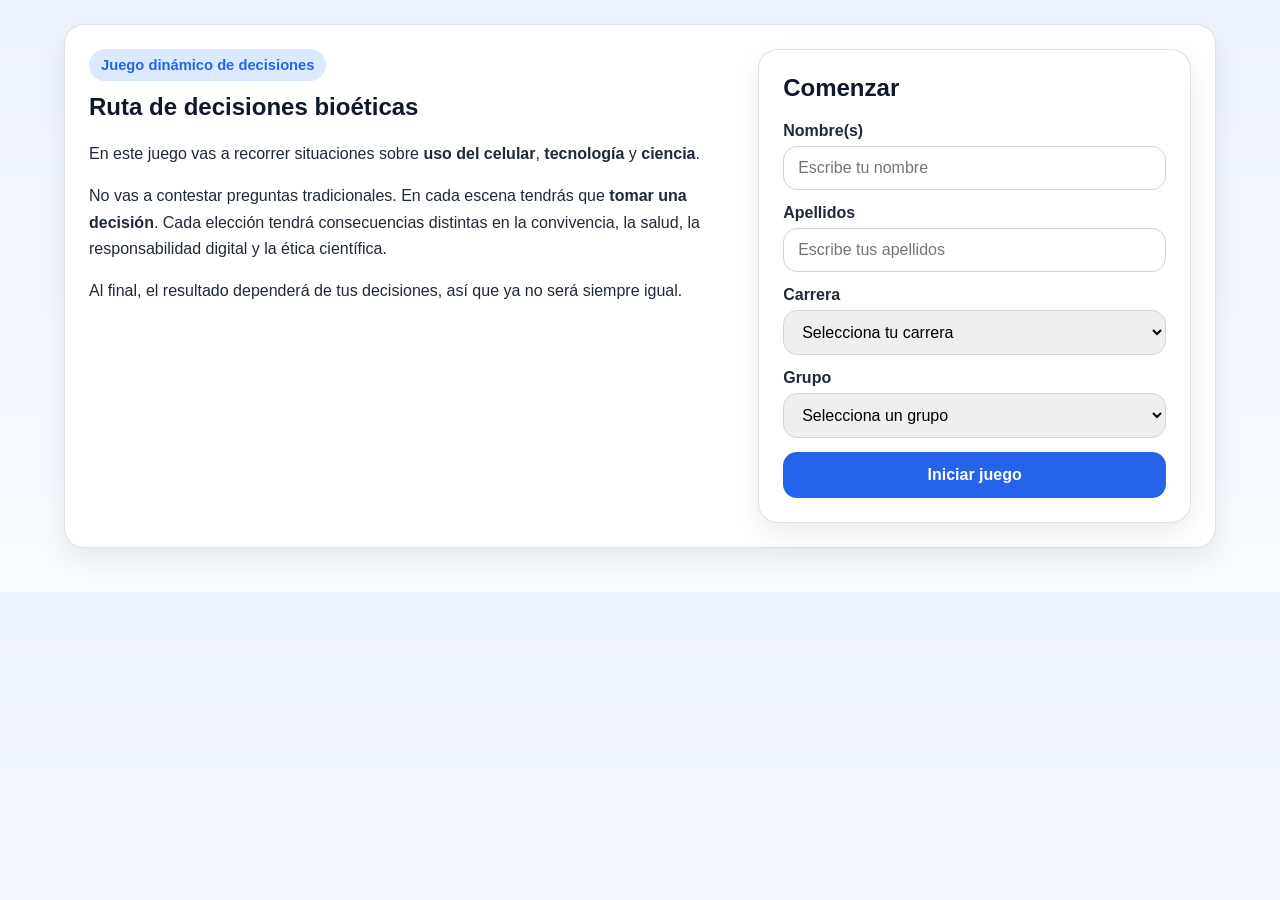
<file: act0404-bioetica/index.html>
<!doctype html>
<html lang="es">
  <head>
    <meta charset="UTF-8" />
    <meta name="viewport" content="width=device-width, initial-scale=1.0" />
    <title>Ruta de decisiones bioéticas</title>
    <style>
      :root {
        --bg1: #eef4ff;
        --bg2: #f8fbff;
        --card: #ffffff;
        --text: #1f2937;
        --muted: #6b7280;
        --primary: #2563eb;
        --primary-soft: #dbeafe;
        --success: #16a34a;
        --success-soft: #dcfce7;
        --danger: #dc2626;
        --danger-soft: #fee2e2;
        --warning: #d97706;
        --warning-soft: #ffedd5;
        --purple: #7c3aed;
        --purple-soft: #ede9fe;
        --border: #d1d5db;
        --shadow: 0 10px 30px rgba(0, 0, 0, 0.08);
        --radius: 20px;
      }

      * {
        box-sizing: border-box;
      }

      body {
        margin: 0;
        font-family: Arial, Helvetica, sans-serif;
        color: var(--text);
        background: linear-gradient(180deg, var(--bg1), var(--bg2));
      }

      .container {
        max-width: 1200px;
        margin: 0 auto;
        padding: 24px;
      }

      .screen {
        display: none;
        animation: fade 0.35s ease;
      }
      .screen.active {
        display: block;
      }

      .card {
        background: var(--card);
        border: 1px solid rgba(209, 213, 219, 0.7);
        border-radius: var(--radius);
        box-shadow: var(--shadow);
        padding: 24px;
        margin-bottom: 20px;
      }

      .hero {
        display: grid;
        grid-template-columns: 1.2fr 0.8fr;
        gap: 20px;
        align-items: stretch;
      }

      .badge {
        display: inline-block;
        background: var(--primary-soft);
        color: var(--primary);
        padding: 8px 12px;
        border-radius: 999px;
        font-weight: bold;
        font-size: 0.92rem;
        margin-bottom: 12px;
      }

      h1,
      h2,
      h3 {
        margin-top: 0;
        color: #0f172a;
      }
      p {
        line-height: 1.65;
      }
      .subtle {
        color: var(--muted);
      }

      .form-grid {
        display: grid;
        gap: 14px;
      }

      label {
        display: block;
        margin-bottom: 6px;
        font-weight: bold;
      }

      input,
      select {
        width: 100%;
        padding: 12px 14px;
        border-radius: 14px;
        border: 1px solid var(--border);
        font-size: 1rem;
        outline: none;
      }

      input:focus,
      select:focus {
        border-color: var(--primary);
        box-shadow: 0 0 0 3px rgba(37, 99, 235, 0.12);
      }

      .btn {
        border: none;
        border-radius: 14px;
        padding: 14px 18px;
        font-size: 1rem;
        font-weight: bold;
        cursor: pointer;
        transition: 0.18s ease;
      }

      .btn:hover {
        transform: translateY(-1px);
      }
      .btn-primary {
        background: var(--primary);
        color: #fff;
      }
      .btn-dark {
        background: #0f172a;
        color: #fff;
      }
      .btn-light {
        background: #e5e7eb;
        color: #111827;
      }
      .btn-success {
        background: var(--success);
        color: #fff;
      }

      .error {
        display: none;
        background: var(--danger-soft);
        color: #991b1b;
        border: 1px solid #fecaca;
        border-radius: 14px;
        padding: 12px;
        font-weight: bold;
      }
      .error.show {
        display: block;
      }

      .topbar {
        display: flex;
        justify-content: space-between;
        align-items: center;
        gap: 12px;
        flex-wrap: wrap;
      }

      .student-box {
        display: flex;
        flex-wrap: wrap;
        gap: 10px;
      }

      .pill {
        background: #eff6ff;
        border: 1px solid #bfdbfe;
        color: #1d4ed8;
        border-radius: 999px;
        padding: 8px 12px;
        font-weight: bold;
        font-size: 0.92rem;
      }

      .meters {
        display: grid;
        grid-template-columns: repeat(4, 1fr);
        gap: 14px;
        margin-top: 18px;
      }

      .meter-card {
        background: #f8fafc;
        border: 1px solid #e5e7eb;
        border-radius: 18px;
        padding: 16px;
      }

      .meter-title {
        font-weight: bold;
        margin-bottom: 10px;
        font-size: 0.95rem;
      }

      .meter-track {
        width: 100%;
        height: 14px;
        background: #e5e7eb;
        border-radius: 999px;
        overflow: hidden;
      }

      .meter-fill {
        height: 100%;
        width: 50%;
        border-radius: 999px;
        transition: width 0.35s ease;
      }

      .fill-blue {
        background: linear-gradient(90deg, #2563eb, #60a5fa);
      }
      .fill-green {
        background: linear-gradient(90deg, #16a34a, #4ade80);
      }
      .fill-orange {
        background: linear-gradient(90deg, #d97706, #fb923c);
      }
      .fill-purple {
        background: linear-gradient(90deg, #7c3aed, #a78bfa);
      }

      .meter-value {
        margin-top: 8px;
        color: var(--muted);
        font-size: 0.9rem;
        font-weight: bold;
      }

      .progress-wrap {
        margin-top: 18px;
      }

      .progress-label {
        font-weight: bold;
        margin-bottom: 8px;
      }

      .progress-track {
        height: 14px;
        background: #e5e7eb;
        border-radius: 999px;
        overflow: hidden;
      }

      .progress-bar {
        height: 100%;
        width: 0%;
        background: linear-gradient(90deg, #2563eb, #38bdf8);
        transition: width 0.3s ease;
      }

      .scene {
        display: grid;
        grid-template-columns: 1fr 1fr;
        gap: 20px;
        margin-top: 22px;
        align-items: stretch;
      }

      .scene-visual {
        background: linear-gradient(135deg, #eff6ff, #f8fafc);
        border: 1px solid #dbeafe;
        border-radius: 22px;
        padding: 26px;
        display: flex;
        flex-direction: column;
        justify-content: center;
        min-height: 320px;
        position: relative;
        overflow: hidden;
      }

      .scene-icon {
        font-size: 4rem;
        margin-bottom: 10px;
      }

      .scene-tag {
        display: inline-block;
        padding: 8px 12px;
        border-radius: 999px;
        font-size: 0.85rem;
        font-weight: bold;
        margin-bottom: 14px;
        width: max-content;
      }

      .tag-celular {
        background: #dbeafe;
        color: #1d4ed8;
      }
      .tag-tecnologia {
        background: #dcfce7;
        color: #166534;
      }
      .tag-ciencia {
        background: #ede9fe;
        color: #6d28d9;
      }

      .scene-panel {
        background: #fff;
        border: 1px solid #e5e7eb;
        border-radius: 22px;
        padding: 22px;
        min-height: 320px;
      }

      .situation-title {
        font-size: 1.25rem;
        margin-bottom: 12px;
      }

      .options {
        display: grid;
        gap: 14px;
        margin-top: 18px;
      }

      .option-btn {
        text-align: left;
        background: #fff;
        border: 2px solid #dbe3f0;
        border-radius: 18px;
        padding: 16px;
        cursor: pointer;
        transition: 0.18s ease;
        font-size: 1rem;
        line-height: 1.55;
      }

      .option-btn:hover {
        transform: translateY(-2px);
        border-color: #93c5fd;
        background: #f8fbff;
      }

      .option-letter {
        display: inline-flex;
        width: 34px;
        height: 34px;
        border-radius: 50%;
        align-items: center;
        justify-content: center;
        font-weight: bold;
        margin-right: 10px;
        color: #fff;
        background: #2563eb;
        vertical-align: middle;
      }

      .feedback {
        margin-top: 18px;
        border-radius: 18px;
        padding: 16px;
        display: none;
        line-height: 1.65;
        font-weight: bold;
      }

      .feedback.show {
        display: block;
      }
      .feedback.good {
        background: var(--success-soft);
        border: 1px solid #86efac;
        color: #166534;
      }
      .feedback.mid {
        background: var(--warning-soft);
        border: 1px solid #fdba74;
        color: #9a3412;
      }
      .feedback.bad {
        background: var(--danger-soft);
        border: 1px solid #fca5a5;
        color: #991b1b;
      }

      .impact-grid {
        display: grid;
        grid-template-columns: repeat(4, 1fr);
        gap: 10px;
        margin-top: 14px;
      }

      .impact-chip {
        background: #f8fafc;
        border: 1px solid #e5e7eb;
        border-radius: 14px;
        padding: 10px 12px;
        text-align: center;
        font-size: 0.9rem;
        font-weight: bold;
      }

      .actions {
        display: flex;
        flex-wrap: wrap;
        gap: 12px;
        margin-top: 18px;
      }

      .history-box {
        margin-top: 20px;
        background: #f8fafc;
        border: 1px solid #e5e7eb;
        border-radius: 18px;
        padding: 16px;
      }

      .history-list {
        display: grid;
        gap: 10px;
        margin-top: 10px;
      }

      .history-item {
        background: #fff;
        border: 1px solid #e5e7eb;
        border-radius: 14px;
        padding: 12px;
        line-height: 1.55;
      }

      .final-grid {
        display: grid;
        grid-template-columns: repeat(4, 1fr);
        gap: 16px;
        margin-top: 18px;
      }

      .final-card {
        background: #f8fafc;
        border: 1px solid #e5e7eb;
        border-radius: 18px;
        padding: 18px;
        text-align: center;
      }

      .final-card strong {
        display: block;
        font-size: 1.85rem;
        color: #0f172a;
        margin-bottom: 6px;
      }

      .final-box {
        margin-top: 18px;
        background: linear-gradient(135deg, #eff6ff, #f8fafc);
        border: 1px solid #dbeafe;
        border-radius: 18px;
        padding: 20px;
        line-height: 1.75;
      }

      .final-list {
        padding-left: 18px;
        margin: 10px 0 0;
      }

      @keyframes fade {
        from {
          opacity: 0;
          transform: translateY(8px);
        }
        to {
          opacity: 1;
          transform: translateY(0);
        }
      }

      @media (max-width: 1000px) {
        .hero,
        .scene,
        .meters,
        .impact-grid,
        .final-grid {
          grid-template-columns: 1fr;
        }
      }

      @media (max-width: 700px) {
        .container {
          padding: 14px;
        }
        .card {
          padding: 16px;
        }
      }
    </style>
  </head>
  <body>
    <div class="container">
      <!-- INICIO -->
      <section class="screen active" id="screenStart">
        <div class="card hero">
          <div>
            <span class="badge">Juego dinámico de decisiones</span>
            <h1>Ruta de decisiones bioéticas</h1>
            <p>
              En este juego vas a recorrer situaciones sobre
              <strong>uso del celular</strong>, <strong>tecnología</strong> y
              <strong>ciencia</strong>.
            </p>
            <p>
              No vas a contestar preguntas tradicionales. En cada escena tendrás
              que
              <strong>tomar una decisión</strong>. Cada elección tendrá
              consecuencias distintas en la convivencia, la salud, la
              responsabilidad digital y la ética científica.
            </p>
            <p>
              Al final, el resultado dependerá de tus decisiones, así que ya no
              será siempre igual.
            </p>
          </div>

          <div class="card" style="margin: 0">
            <h2>Comenzar</h2>
            <div class="form-grid">
              <div>
                <label for="studentName">Nombre(s)</label>
                <input
                  id="studentName"
                  type="text"
                  placeholder="Escribe tu nombre"
                />
              </div>
              <div>
                <label for="studentLastname">Apellidos</label>
                <input
                  id="studentLastname"
                  type="text"
                  placeholder="Escribe tus apellidos"
                />
              </div>
              <div>
                <label for="studentCareer">Carrera</label>
                <select id="studentCareer">
                  <option value="">Selecciona tu carrera</option>
                </select>
              </div>
              <div>
                <label for="studentGroup">Grupo</label>
                <select id="studentGroup">
                  <option value="">Selecciona un grupo</option>
                  <option>A</option>
                  <option>B</option>
                </select>
              </div>
              <button class="btn btn-primary" id="startBtn">
                Iniciar juego
              </button>
              <div class="error" id="startError"></div>
            </div>
          </div>
        </div>
      </section>

      <!-- JUEGO -->
      <section class="screen" id="screenGame">
        <div class="card">
          <div class="topbar">
            <div>
              <h2 style="margin-bottom: 6px">
                Toma decisiones y observa sus consecuencias
              </h2>
              <p class="subtle" style="margin: 0">
                Cada situación tiene 3 caminos distintos.
              </p>
            </div>
            <div class="student-box">
              <div class="pill" id="pillName">Nombre:</div>
              <div class="pill" id="pillCareer">Carrera:</div>
              <div class="pill" id="pillGroup">Grupo:</div>
              <div class="pill" id="pillStep">Escena 1</div>
            </div>
          </div>

          <div class="meters">
            <div class="meter-card">
              <div class="meter-title">Convivencia</div>
              <div class="meter-track">
                <div class="meter-fill fill-blue" id="meterConvivencia"></div>
              </div>
              <div class="meter-value" id="valueConvivencia">50/100</div>
            </div>
            <div class="meter-card">
              <div class="meter-title">Bienestar</div>
              <div class="meter-track">
                <div class="meter-fill fill-green" id="meterBienestar"></div>
              </div>
              <div class="meter-value" id="valueBienestar">50/100</div>
            </div>
            <div class="meter-card">
              <div class="meter-title">Responsabilidad digital</div>
              <div class="meter-track">
                <div
                  class="meter-fill fill-orange"
                  id="meterResponsabilidad"
                ></div>
              </div>
              <div class="meter-value" id="valueResponsabilidad">50/100</div>
            </div>
            <div class="meter-card">
              <div class="meter-title">Ética científica</div>
              <div class="meter-track">
                <div class="meter-fill fill-purple" id="meterEtica"></div>
              </div>
              <div class="meter-value" id="valueEtica">50/100</div>
            </div>
          </div>

          <div class="progress-wrap">
            <div class="progress-label">Progreso de la ruta</div>
            <div class="progress-track">
              <div class="progress-bar" id="progressBar"></div>
            </div>
          </div>

          <div class="scene">
            <div class="scene-visual">
              <div class="scene-tag" id="sceneTag">Tema</div>
              <div class="scene-icon" id="sceneIcon">📱</div>
              <h3 id="sceneMiniTitle">Escena</h3>
              <p class="subtle" id="sceneSummary">Resumen de la escena.</p>
            </div>

            <div class="scene-panel">
              <h3 class="situation-title" id="situationTitle">Situación</h3>
              <p id="situationText"></p>

              <div class="options" id="optionsContainer"></div>

              <div class="feedback" id="feedbackBox"></div>

              <div class="actions">
                <button class="btn btn-dark" id="nextBtn" disabled>
                  Siguiente escena
                </button>
                <button class="btn btn-light" id="restartBtn">
                  Reiniciar juego
                </button>
              </div>
            </div>
          </div>

          <div class="history-box">
            <h3 style="margin-bottom: 6px">Historial de decisiones</h3>
            <p class="subtle" style="margin-top: 0">
              Aquí se registran tus elecciones y sus efectos.
            </p>
            <div class="history-list" id="historyList"></div>
          </div>
        </div>
      </section>

      <!-- FINAL -->
      <section class="screen" id="screenFinal">
        <div class="card">
          <h2>Resultado final</h2>

          <div class="final-grid">
            <div class="final-card">
              <strong id="finalName">-</strong>
              Estudiante
            </div>
            <div class="final-card">
              <strong id="finalCareer">-</strong>
              Carrera
            </div>
            <div class="final-card">
              <strong id="finalGroup">-</strong>
              Grupo
            </div>
            <div class="final-card">
              <strong id="finalLevel">-</strong>
              Nivel final
            </div>
          </div>

          <div class="meters">
            <div class="meter-card">
              <div class="meter-title">Convivencia</div>
              <div class="meter-track">
                <div
                  class="meter-fill fill-blue"
                  id="finalMeterConvivencia"
                ></div>
              </div>
              <div class="meter-value" id="finalValueConvivencia">0/100</div>
            </div>
            <div class="meter-card">
              <div class="meter-title">Bienestar</div>
              <div class="meter-track">
                <div
                  class="meter-fill fill-green"
                  id="finalMeterBienestar"
                ></div>
              </div>
              <div class="meter-value" id="finalValueBienestar">0/100</div>
            </div>
            <div class="meter-card">
              <div class="meter-title">Responsabilidad digital</div>
              <div class="meter-track">
                <div
                  class="meter-fill fill-orange"
                  id="finalMeterResponsabilidad"
                ></div>
              </div>
              <div class="meter-value" id="finalValueResponsabilidad">
                0/100
              </div>
            </div>
            <div class="meter-card">
              <div class="meter-title">Ética científica</div>
              <div class="meter-track">
                <div class="meter-fill fill-purple" id="finalMeterEtica"></div>
              </div>
              <div class="meter-value" id="finalValueEtica">0/100</div>
            </div>
          </div>

          <div class="final-box">
            <h3 style="margin-top: 0">Interpretación</h3>
            <p id="finalInterpretation"></p>

            <h3>Lo que enseña este juego</h3>
            <ul class="final-list">
              <li>
                El uso del celular puede fortalecer o dañar la convivencia según
                cómo se use.
              </li>
              <li>
                La tecnología puede ayudar mucho, pero la dependencia excesiva
                puede afectar la salud y la vida social.
              </li>
              <li>
                La ciencia necesita límites éticos, porque no todo lo posible
                debe hacerse sin reflexión.
              </li>
              <li>
                La bioética ayuda a pensar en las consecuencias humanas y
                sociales del uso de la tecnología y la ciencia.
              </li>
            </ul>
          </div>

          <div class="actions">
            <button class="btn btn-primary" id="playAgainBtn">
              Jugar de nuevo
            </button>
          </div>

          <div
            class="final-box"
            id="evidenceBlock"
            style="display: none; margin-top: 12px"
          ></div>
        </div>
      </section>
    </div>

    <script>
      const CAREERS = [
        "TÉCNICO EN ACUACULTURA",
        "TÉCNICO EN MECÁNICA NAVAL",
        "TÉCNICO EN PREPARACIÓN DE ALIMENTOS Y BEBIDAS",
        "TÉCNICO EN RECREACIONES ACUÁTICAS",
        "TÉCNICO EN AIRE ACONDICIONADO",
        "TÉCNICO LABORATORISTA AMBIENTAL",
      ];

      const gameData = [
        {
          theme: "celular",
          icon: "📱",
          miniTitle: "Uso del celular y convivencia",
          title:
            "En un grupo de WhatsApp comparten un meme para burlarse de un compañero.",
          text: "Varias personas se ríen y comienzan a reenviarlo. Tú estás viendo lo que ocurre en tiempo real.",
          options: [
            {
              text: "Lo compartes también para seguir la broma y no quedar fuera del grupo.",
              effect: {
                convivencia: -18,
                bienestar: -8,
                responsabilidad: -20,
                etica: 0,
              },
              type: "bad",
              message:
                "La burla digital afecta la convivencia y normaliza el daño hacia otras personas.",
            },
            {
              text: "No lo compartes, pero tampoco haces nada porque piensas que no es tu problema.",
              effect: {
                convivencia: -6,
                bienestar: -4,
                responsabilidad: -8,
                etica: 0,
              },
              type: "mid",
              message:
                "No participaste activamente, pero al no intervenir dejas que el daño continúe.",
            },
            {
              text: "Pides que eliminen el meme y apoyas al compañero afectado.",
              effect: {
                convivencia: 18,
                bienestar: 10,
                responsabilidad: 20,
                etica: 0,
              },
              type: "good",
              message:
                "Actuaste con responsabilidad digital y favoreciste una convivencia más sana.",
            },
          ],
        },
        {
          theme: "celular",
          icon: "📲",
          miniTitle: "Indirectas en redes sociales",
          title:
            "Una amiga quiere publicar una indirecta ofensiva en Instagram después de discutir con otra compañera.",
          text: "Te pide opinión antes de subirla porque sabe que tú la viste escribirla.",
          options: [
            {
              text: "Le dices que la suba, porque así todos sabrán quién tuvo la culpa.",
              effect: {
                convivencia: -15,
                bienestar: -5,
                responsabilidad: -16,
                etica: 0,
              },
              type: "bad",
              message:
                "Impulsar indirectas y exposición pública empeora el conflicto.",
            },
            {
              text: "Le dices que haga lo que quiera, porque cada quien decide en sus redes.",
              effect: {
                convivencia: -6,
                bienestar: -3,
                responsabilidad: -7,
                etica: 0,
              },
              type: "mid",
              message:
                "La neutralidad total puede parecer fácil, pero no ayuda a frenar el daño.",
            },
            {
              text: "Le propones hablar en privado y evitar publicaciones que dañen la convivencia.",
              effect: {
                convivencia: 14,
                bienestar: 8,
                responsabilidad: 15,
                etica: 0,
              },
              type: "good",
              message:
                "Promover el diálogo en vez de la exposición pública reduce el conflicto.",
            },
          ],
        },
        {
          theme: "tecnologia",
          icon: "⏰",
          miniTitle: "Dependencia tecnológica",
          title:
            "Has estado usando el celular hasta muy tarde durante varios días y ya te cuesta concentrarte en clase.",
          text: "Notas cansancio, sueño y menos interés por convivir cara a cara con otras personas.",
          options: [
            {
              text: "Sigues igual, porque estar conectado todo el tiempo ya es normal.",
              effect: {
                convivencia: -5,
                bienestar: -18,
                responsabilidad: -10,
                etica: 0,
              },
              type: "bad",
              message:
                "La dependencia tecnológica puede afectar descanso, atención y relaciones.",
            },
            {
              text: "Reduces un poco el tiempo, pero sin horarios claros.",
              effect: {
                convivencia: 2,
                bienestar: 6,
                responsabilidad: 5,
                etica: 0,
              },
              type: "mid",
              message:
                "Es un pequeño avance, aunque todavía falta un cambio más consciente.",
            },
            {
              text: "Estableces horarios de desconexión y pausas para descansar y convivir.",
              effect: {
                convivencia: 8,
                bienestar: 18,
                responsabilidad: 12,
                etica: 0,
              },
              type: "good",
              message:
                "Poner límites al uso del dispositivo favorece tu bienestar y tus relaciones.",
            },
          ],
        },
        {
          theme: "tecnologia",
          icon: "🤖",
          miniTitle: "Impacto social de la tecnología",
          title:
            "En tu grupo escolar quieren usar una app para todo, pero varias personas ya casi no hablan en persona.",
          text: "Algunos creen que la tecnología mejora la organización; otros sienten que los está aislando.",
          options: [
            {
              text: "Propones que toda la comunicación sea solo digital, aunque nadie conviva en persona.",
              effect: {
                convivencia: -14,
                bienestar: -8,
                responsabilidad: -6,
                etica: 0,
              },
              type: "bad",
              message:
                "La tecnología ayuda, pero sustituir totalmente el contacto humano puede aislar.",
            },
            {
              text: "Usan la app para organizarse, pero sin pensar en cómo equilibrar convivencia y tecnología.",
              effect: {
                convivencia: -2,
                bienestar: 0,
                responsabilidad: 4,
                etica: 0,
              },
              type: "mid",
              message:
                "La herramienta puede servir, pero falta reflexionar sobre su impacto social.",
            },
            {
              text: "Usan la app solo como apoyo y promueven también acuerdos y diálogo cara a cara.",
              effect: {
                convivencia: 14,
                bienestar: 8,
                responsabilidad: 10,
                etica: 0,
              },
              type: "good",
              message:
                "La tecnología funciona mejor cuando complementa, y no reemplaza, la convivencia humana.",
            },
          ],
        },
        {
          theme: "ciencia",
          icon: "🧪",
          miniTitle: "Límites de la investigación",
          title:
            "Un equipo propone hacer un experimento con personas sin explicarles completamente los riesgos.",
          text: "Dicen que será más rápido y que así obtendrán mejores resultados.",
          options: [
            {
              text: "Aceptas porque lo importante es avanzar, aunque no sepan todo los participantes.",
              effect: {
                convivencia: 0,
                bienestar: -8,
                responsabilidad: -6,
                etica: -22,
              },
              type: "bad",
              message:
                "La ciencia sin consentimiento ni claridad vulnera principios éticos fundamentales.",
            },
            {
              text: "Sugieres seguir, pero con menos riesgos, aunque todavía sin informar bien a todos.",
              effect: {
                convivencia: 0,
                bienestar: -2,
                responsabilidad: 0,
                etica: -10,
              },
              type: "mid",
              message:
                "Reducir el daño ayuda, pero sigue faltando una base ética sólida.",
            },
            {
              text: "Exiges consentimiento informado, supervisión ética y protección para los participantes.",
              effect: {
                convivencia: 0,
                bienestar: 8,
                responsabilidad: 6,
                etica: 22,
              },
              type: "good",
              message:
                "La investigación responsable protege a las personas y da legitimidad al conocimiento.",
            },
          ],
        },
        {
          theme: "ciencia",
          icon: "🔬",
          miniTitle: "¿Todo lo posible debe hacerse?",
          title:
            "Aparece una nueva tecnología científica muy poderosa, pero aún no se conocen bien sus consecuencias sociales y ambientales.",
          text: "Hay presión por usarla de inmediato porque puede dar prestigio y resultados rápidos.",
          options: [
            {
              text: "La usas de inmediato, porque si se puede hacer, entonces debe hacerse.",
              effect: {
                convivencia: -2,
                bienestar: -4,
                responsabilidad: -6,
                etica: -18,
              },
              type: "bad",
              message:
                "No todo lo técnicamente posible es automáticamente correcto.",
            },
            {
              text: "Esperas un poco, pero sin una evaluación ética formal.",
              effect: {
                convivencia: 0,
                bienestar: 2,
                responsabilidad: 3,
                etica: -2,
              },
              type: "mid",
              message:
                "La prudencia ayuda, aunque sigue faltando una evaluación completa.",
            },
            {
              text: "Propones revisar impactos, límites y beneficios antes de decidir su uso.",
              effect: {
                convivencia: 2,
                bienestar: 5,
                responsabilidad: 8,
                etica: 18,
              },
              type: "good",
              message:
                "La reflexión ética permite que la ciencia avance con responsabilidad.",
            },
          ],
        },
      ];

      const state = {
        name: "",
        lastname: "",
        career: "",
        group: "",
        current: 0,
        convivencia: 50,
        bienestar: 50,
        responsabilidad: 50,
        etica: 50,
        history: [],
        answeredCurrent: false,
        evidenceId: "",
      };

      const screenStart = document.getElementById("screenStart");
      const screenGame = document.getElementById("screenGame");
      const screenFinal = document.getElementById("screenFinal");

      const startError = document.getElementById("startError");
      const feedbackBox = document.getElementById("feedbackBox");
      const optionsContainer = document.getElementById("optionsContainer");
      const historyList = document.getElementById("historyList");
      const nextBtn = document.getElementById("nextBtn");

      function populateCareers() {
        const select = document.getElementById("studentCareer");
        CAREERS.forEach((career) => {
          const option = document.createElement("option");
          option.value = career;
          option.textContent = career;
          select.appendChild(option);
        });
      }

      function generateEvidenceId() {
        const initials =
          `${state.name.charAt(0) || "X"}${state.lastname.charAt(0) || "X"}`.toUpperCase();
        const group = (state.group || "X").toUpperCase();
        const now = new Date();
        const pad = (n) => String(n).padStart(2, "0");
        const stamp = `${now.getFullYear()}${pad(now.getMonth() + 1)}${pad(now.getDate())}${pad(now.getHours())}${pad(now.getMinutes())}${pad(now.getSeconds())}`;
        const random = Math.floor(1000 + Math.random() * 9000);
        return `EVID-${initials}${group}-${stamp}-${random}`;
      }

      function clamp(value) {
        return Math.max(0, Math.min(100, value));
      }

      function showScreen(screen) {
        [screenStart, screenGame, screenFinal].forEach((s) =>
          s.classList.remove("active"),
        );
        screen.classList.add("active");
        window.scrollTo({ top: 0, behavior: "smooth" });
      }

      function resetState() {
        state.current = 0;
        state.convivencia = 50;
        state.bienestar = 50;
        state.responsabilidad = 50;
        state.etica = 50;
        state.history = [];
        state.answeredCurrent = false;
      }

      function updateHeader() {
        const fullName = `${state.name} ${state.lastname}`.trim();
        document.getElementById("pillName").textContent = "Nombre: " + fullName;
        document.getElementById("pillCareer").textContent =
          "Carrera: " + state.career;
        document.getElementById("pillGroup").textContent =
          "Grupo: " + state.group;
        document.getElementById("pillStep").textContent =
          `Escena ${state.current + 1} de ${gameData.length}`;
      }

      function updateMeters() {
        document.getElementById("meterConvivencia").style.width =
          state.convivencia + "%";
        document.getElementById("meterBienestar").style.width =
          state.bienestar + "%";
        document.getElementById("meterResponsabilidad").style.width =
          state.responsabilidad + "%";
        document.getElementById("meterEtica").style.width = state.etica + "%";

        document.getElementById("valueConvivencia").textContent =
          `${state.convivencia}/100`;
        document.getElementById("valueBienestar").textContent =
          `${state.bienestar}/100`;
        document.getElementById("valueResponsabilidad").textContent =
          `${state.responsabilidad}/100`;
        document.getElementById("valueEtica").textContent =
          `${state.etica}/100`;

        const progress = (state.current / gameData.length) * 100;
        document.getElementById("progressBar").style.width = progress + "%";
      }

      function getTagClass(theme) {
        if (theme === "celular") return "tag-celular";
        if (theme === "tecnologia") return "tag-tecnologia";
        return "tag-ciencia";
      }

      function getTagText(theme) {
        if (theme === "celular") return "Uso del celular";
        if (theme === "tecnologia") return "Tecnología";
        return "Ciencia";
      }

      function renderScene() {
        state.answeredCurrent = false;
        nextBtn.disabled = true;
        feedbackBox.className = "feedback";
        feedbackBox.innerHTML = "";

        const scene = gameData[state.current];

        document.getElementById("sceneTag").className =
          "scene-tag " + getTagClass(scene.theme);
        document.getElementById("sceneTag").textContent = getTagText(
          scene.theme,
        );
        document.getElementById("sceneIcon").textContent = scene.icon;
        document.getElementById("sceneMiniTitle").textContent = scene.miniTitle;
        document.getElementById("sceneSummary").textContent =
          "Piensa en las consecuencias humanas, sociales y éticas de lo que decidas.";
        document.getElementById("situationTitle").textContent = scene.title;
        document.getElementById("situationText").textContent = scene.text;

        optionsContainer.innerHTML = "";

        scene.options.forEach((option, index) => {
          const btn = document.createElement("button");
          btn.className = "option-btn";
          btn.innerHTML = `<span class="option-letter">${String.fromCharCode(65 + index)}</span>${option.text}`;
          btn.addEventListener("click", () => selectOption(option, btn));
          optionsContainer.appendChild(btn);
        });

        updateHeader();
        updateMeters();
        renderHistory();
      }

      function selectOption(option, buttonEl) {
        if (state.answeredCurrent) return;
        state.answeredCurrent = true;

        state.convivencia = clamp(
          state.convivencia + option.effect.convivencia,
        );
        state.bienestar = clamp(state.bienestar + option.effect.bienestar);
        state.responsabilidad = clamp(
          state.responsabilidad + option.effect.responsabilidad,
        );
        state.etica = clamp(state.etica + option.effect.etica);

        const scene = gameData[state.current];
        state.history.push({
          scene: scene.title,
          choice: option.text,
          result: option.message,
          type: option.type,
        });

        document.querySelectorAll(".option-btn").forEach((btn) => {
          btn.disabled = true;
          btn.style.opacity = "0.75";
          btn.style.cursor = "default";
        });

        buttonEl.style.opacity = "1";
        buttonEl.style.borderColor =
          option.type === "good"
            ? "#22c55e"
            : option.type === "mid"
              ? "#fb923c"
              : "#ef4444";

        feedbackBox.className = "feedback show " + option.type;
        feedbackBox.innerHTML = `
        ${option.message}
        <div class="impact-grid">
          <div class="impact-chip">Convivencia: ${formatEffect(option.effect.convivencia)}</div>
          <div class="impact-chip">Bienestar: ${formatEffect(option.effect.bienestar)}</div>
          <div class="impact-chip">Resp. digital: ${formatEffect(option.effect.responsabilidad)}</div>
          <div class="impact-chip">Ética científica: ${formatEffect(option.effect.etica)}</div>
        </div>
      `;

        updateMeters();
        renderHistory();
        nextBtn.disabled = false;
      }

      function formatEffect(value) {
        return value > 0 ? `+${value}` : `${value}`;
      }

      function renderHistory() {
        historyList.innerHTML = "";
        if (state.history.length === 0) {
          const empty = document.createElement("div");
          empty.className = "history-item";
          empty.textContent = "Todavía no has tomado decisiones.";
          historyList.appendChild(empty);
          return;
        }

        state.history.forEach((entry, index) => {
          const div = document.createElement("div");
          div.className = "history-item";
          div.innerHTML = `
          <strong>Escena ${index + 1}:</strong> ${entry.scene}<br>
          <strong>Decisión:</strong> ${entry.choice}<br>
          <strong>Consecuencia:</strong> ${entry.result}
        `;
          historyList.appendChild(div);
        });
      }

      function buildFinal() {
        const fullName = `${state.name} ${state.lastname}`.trim();
        document.getElementById("finalName").textContent = fullName;
        document.getElementById("finalCareer").textContent = state.career;
        document.getElementById("finalGroup").textContent = state.group;

        setFinalMeter(
          "Convivencia",
          state.convivencia,
          "finalMeterConvivencia",
          "finalValueConvivencia",
        );
        setFinalMeter(
          "Bienestar",
          state.bienestar,
          "finalMeterBienestar",
          "finalValueBienestar",
        );
        setFinalMeter(
          "Responsabilidad",
          state.responsabilidad,
          "finalMeterResponsabilidad",
          "finalValueResponsabilidad",
        );
        setFinalMeter(
          "Ética",
          state.etica,
          "finalMeterEtica",
          "finalValueEtica",
        );

        const avg =
          (state.convivencia +
            state.bienestar +
            state.responsabilidad +
            state.etica) /
          4;
        const min = Math.min(
          state.convivencia,
          state.bienestar,
          state.responsabilidad,
          state.etica,
        );

        let level = "";
        let interpretation = "";

        if (avg >= 75 && min >= 60) {
          level = "Alto";
          interpretation =
            "Tus decisiones muestran un uso responsable del celular, una relación equilibrada con la tecnología y una visión ética de la ciencia. Lograste priorizar la convivencia, el bienestar y los límites necesarios para que el avance no dañe a las personas.";
        } else if (avg >= 55) {
          level = "Medio";
          interpretation =
            "Tu resultado es intermedio. En varias escenas tomaste decisiones adecuadas, pero en otras aceptaste riesgos que afectan la convivencia, la salud o la ética. Esto muestra que la bioética sirve para detenerse a pensar antes de actuar.";
        } else {
          level = "Bajo";
          interpretation =
            "Tus decisiones reflejan varios riesgos: normalización de burlas en redes, uso poco equilibrado de la tecnología o aceptación de prácticas científicas sin suficiente reflexión ética. El juego muestra que el progreso sin responsabilidad puede dañar a las personas y a la sociedad.";
        }

        document.getElementById("finalLevel").textContent = level;
        document.getElementById("finalInterpretation").textContent =
          interpretation;

        state.evidenceId = generateEvidenceId();
        const evidenceBlock = document.getElementById("evidenceBlock");
        evidenceBlock.style.display = "block";
        evidenceBlock.textContent = `[${fullName}], [${state.career}], Grupo ${state.group}, Nivel: ${level}, Evidencia: ${state.evidenceId}`;
      }

      function setFinalMeter(label, value, barId, textId) {
        document.getElementById(barId).style.width = value + "%";
        document.getElementById(textId).textContent = `${value}/100`;
      }

      document.getElementById("startBtn").addEventListener("click", () => {
        const name = document.getElementById("studentName").value.trim();
        const lastname = document
          .getElementById("studentLastname")
          .value.trim();
        const career = document.getElementById("studentCareer").value;
        const group = document.getElementById("studentGroup").value;

        if (!name) {
          startError.textContent = "Escribe tu nombre.";
          startError.classList.add("show");
          return;
        }

        if (!lastname) {
          startError.textContent = "Escribe tus apellidos.";
          startError.classList.add("show");
          return;
        }

        if (!career) {
          startError.textContent = "Selecciona tu carrera.";
          startError.classList.add("show");
          return;
        }

        if (!group) {
          startError.textContent = "Selecciona un grupo.";
          startError.classList.add("show");
          return;
        }

        startError.classList.remove("show");
        state.name = name;
        state.lastname = lastname;
        state.career = career;
        state.group = group;
        state.evidenceId = "";
        resetState();
        document.getElementById("evidenceBlock").style.display = "none";
        document.getElementById("evidenceBlock").textContent = "";
        renderScene();
        showScreen(screenGame);
      });

      nextBtn.addEventListener("click", () => {
        if (!state.answeredCurrent) return;

        state.current++;

        if (state.current >= gameData.length) {
          document.getElementById("progressBar").style.width = "100%";
          buildFinal();
          showScreen(screenFinal);
          return;
        }

        renderScene();
      });

      document.getElementById("restartBtn").addEventListener("click", () => {
        resetState();
        state.evidenceId = "";
        document.getElementById("evidenceBlock").style.display = "none";
        document.getElementById("evidenceBlock").textContent = "";
        renderScene();
      });

      document.getElementById("playAgainBtn").addEventListener("click", () => {
        resetState();
        state.evidenceId = "";
        document.getElementById("evidenceBlock").style.display = "none";
        document.getElementById("evidenceBlock").textContent = "";
        renderScene();
        showScreen(screenGame);
      });

      populateCareers();
      updateMeters();
      renderHistory();
    </script>
  </body>
</html>
</file>
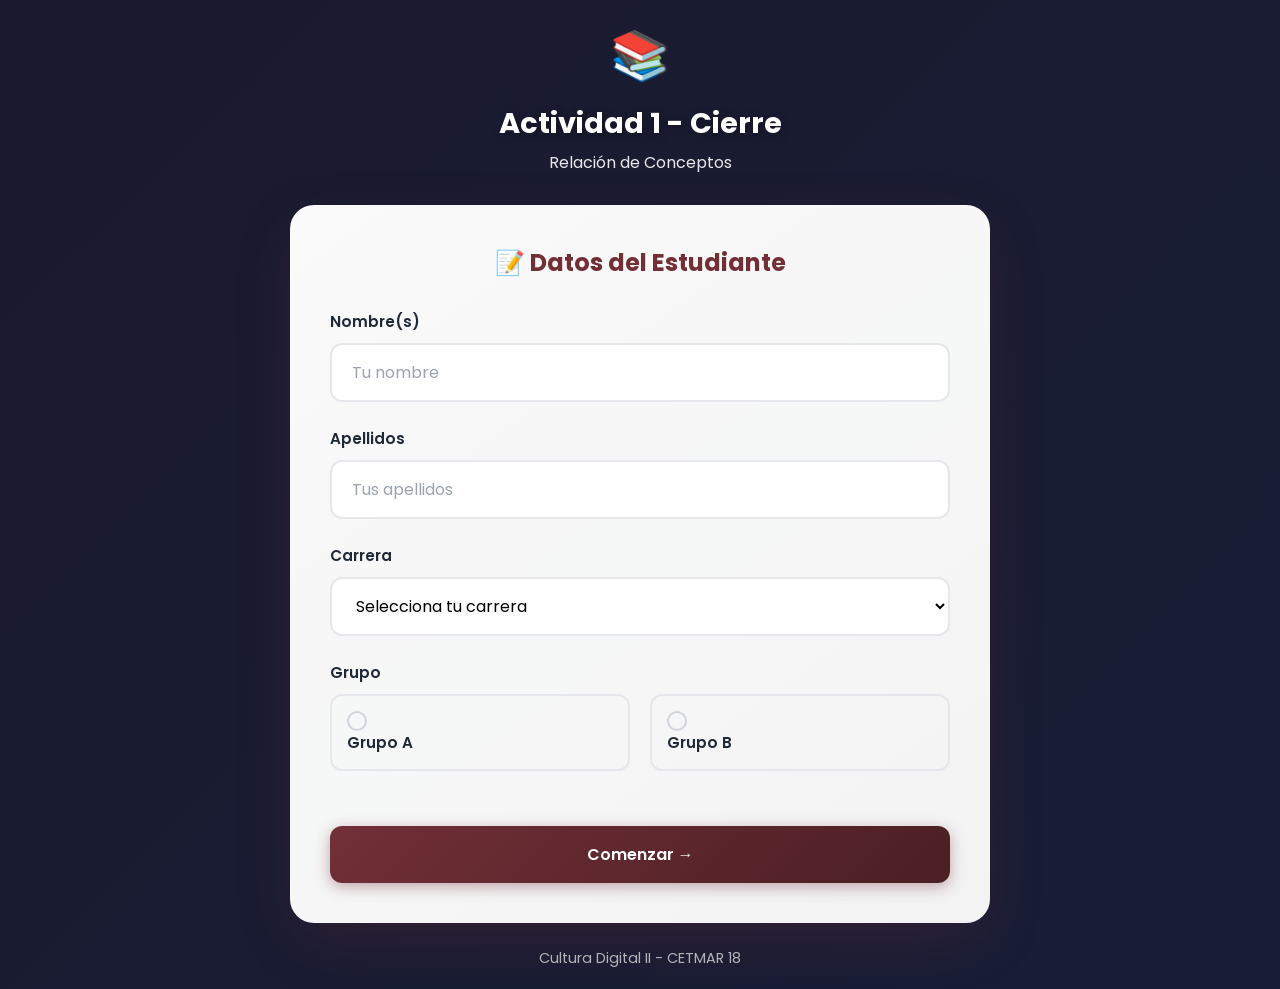
<file: act1-cierre-conceptos/index.html>
<!DOCTYPE html>
<html lang="es">
<head>
    <meta charset="UTF-8">
    <meta name="viewport" content="width=device-width, initial-scale=1.0">
    <title>Actividad 1 - Cierre: Relación de Conceptos</title>
    <link rel="stylesheet" href="styles.css">
    <link href="https://fonts.googleapis.com/css2?family=Poppins:wght@400;600;700&display=swap" rel="stylesheet">
</head>
<body>
    <div class="app-container">
        <header class="header">
            <div class="logo">📚</div>
            <h1>Actividad 1 - Cierre</h1>
            <p class="subtitle">Relación de Conceptos</p>
        </header>

        <main id="app">
            <!-- Paso 1: Datos del estudiante -->
            <section id="step-1" class="step active">
                <div class="card">
                    <h2>📝 Datos del Estudiante</h2>
                    <form id="student-form">
                        <div class="form-group">
                            <label for="name">Nombre(s)</label>
                            <input type="text" id="name" required placeholder="Tu nombre">
                        </div>
                        <div class="form-group">
                            <label for="lastname">Apellidos</label>
                            <input type="text" id="lastname" required placeholder="Tus apellidos">
                        </div>
                        <div class="form-group">
                            <label for="career">Carrera</label>
                            <select id="career" required>
                                <option value="">Selecciona tu carrera</option>
                            </select>
                        </div>
                        <div class="form-group">
                            <label for="group">Grupo</label>
                            <div class="radio-group">
                                <label class="radio-option">
                                    <input type="radio" name="group" value="A" required>
                                    <span class="radio-custom"></span>
                                    Grupo A
                                </label>
                                <label class="radio-option">
                                    <input type="radio" name="group" value="B" required>
                                    <span class="radio-custom"></span>
                                    Grupo B
                                </label>
                            </div>
                        </div>
                        <button type="submit" class="btn-primary">Comenzar →</button>
                    </form>
                </div>
            </section>

            <!-- Paso 2: Relación de columnas -->
            <section id="step-2" class="step">
                <div class="card matching-card">
                    <div class="progress-bar">
                        <div class="progress-fill" id="progress"></div>
                    </div>
                    <span class="progress-text" id="progress-text">Relación 1 de 4</span>

                    <div class="matching-container">
                        <div class="concept-side">
                            <span class="side-label">CONCEPTO</span>
                            <div class="concept-box" id="concept-box">
                                <span id="concept-text"></span>
                            </div>
                        </div>
                        
                        <div class="arrow-connector">⬇️</div>
                        
                        <div class="definition-side">
                            <span class="side-label">DEFINICIÓN</span>
                            <div id="definition-options" class="definition-options"></div>
                        </div>
                    </div>

                    <div class="score-display">
                        <span>Correctas: <strong id="correct-count">0</strong>/4</span>
                    </div>
                </div>
            </section>

            <!-- Paso 3: Resultados -->
            <section id="step-3" class="step">
                <div class="card results-card">
                    <div class="success-message" id="success-message">
                        <div class="success-icon">🎉</div>
                        <h2>¡Felicidades!</h2>
                        <p>Copia este bloque para tu evidencia:</p>
                        <div class="evidence-block" id="evidence-block"></div>
                    </div>
                    
                    <div class="score-section">
                        <div class="final-score">
                            <span id="final-score">0%</span>
                        </div>
                        <p>Puntuación Final</p>
                    </div>

                    <div class="feedback-summary" id="feedback-summary"></div>

                    <button id="restart-btn" class="btn-secondary">🔄 Nuevo Intento</button>
                </div>
            </section>
        </main>

        <footer class="footer">
            <p>Cultura Digital II - CETMAR 18</p>
        </footer>
    </div>

    <script src="main.js"></script>
</body>
</html>
</file>
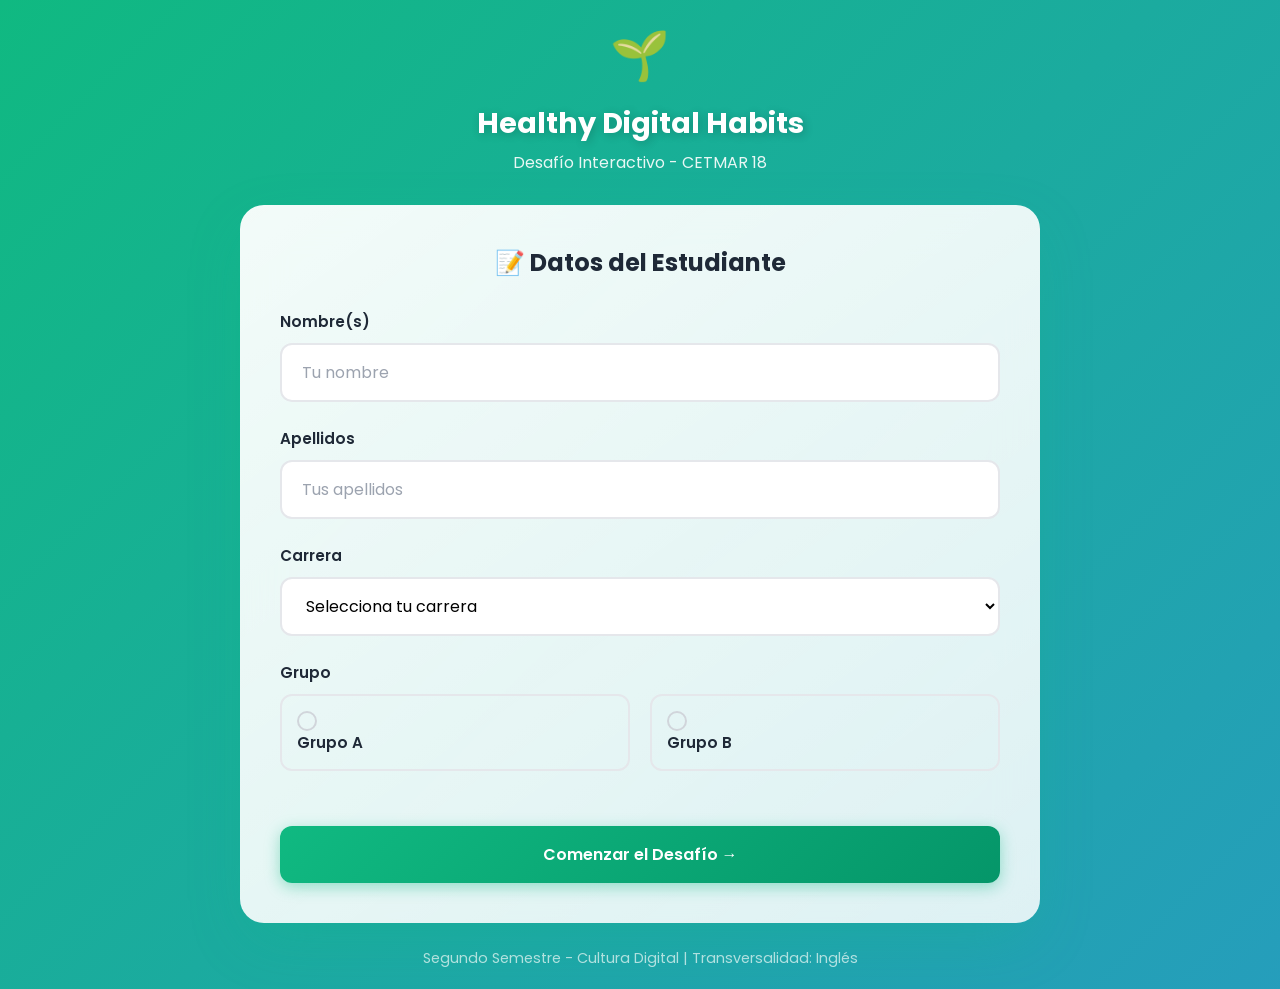
<file: act2-desarrollo-healthy-digital-habits/index.html>
<!DOCTYPE html>
<html lang="es">
<head>
    <meta charset="UTF-8">
    <meta name="viewport" content="width=device-width, initial-scale=1.0">
    <title>Actividad 2 - Healthy Digital Habits</title>
    <link rel="stylesheet" href="styles.css">
    <link href="https://fonts.googleapis.com/css2?family=Poppins:wght@400;600;700&display=swap" rel="stylesheet">
</head>
<body>
    <div class="app-container">
        <header class="header">
            <div class="logo">🌱</div>
            <h1>Healthy Digital Habits</h1>
            <p class="subtitle">Desafío Interactivo - CETMAR 18</p>
        </header>

        <main id="app">
            <!-- Paso 1: Datos del estudiante -->
            <section id="step-1" class="step active">
                <div class="card">
                    <h2>📝 Datos del Estudiante</h2>
                    <form id="student-form">
                        <div class="form-group">
                            <label for="name">Nombre(s)</label>
                            <input type="text" id="name" required placeholder="Tu nombre">
                        </div>
                        <div class="form-group">
                            <label for="lastname">Apellidos</label>
                            <input type="text" id="lastname" required placeholder="Tus apellidos">
                        </div>
                        <div class="form-group">
                            <label for="career">Carrera</label>
                            <select id="career" required>
                                <option value="">Selecciona tu carrera</option>
                            </select>
                        </div>
                        <div class="form-group">
                            <label for="group">Grupo</label>
                            <div class="radio-group">
                                <label class="radio-option">
                                    <input type="radio" name="group" value="A" required>
                                    <span class="radio-custom"></span>
                                    Grupo A
                                </label>
                                <label class="radio-option">
                                    <input type="radio" name="group" value="B" required>
                                    <span class="radio-custom"></span>
                                    Grupo B
                                </label>
                            </div>
                        </div>
                        <button type="submit" class="btn-primary">Comenzar el Desafío →</button>
                    </form>
                </div>
            </section>

            <!-- Paso 2: Tablero de Control -->
            <section id="step-2" class="step">
                <div class="dashboard">
                    <div class="status-panel">
                        <div class="meter-container">
                            <div class="meter-label">
                                <span>🌬️ Air Quality CETMAR</span>
                                <span id="air-value">50%</span>
                            </div>
                            <div class="meter">
                                <div class="meter-fill" id="air-meter"></div>
                            </div>
                        </div>
                        <div class="meter-container">
                            <div class="meter-label">
                                <span>💻 Digital Health</span>
                                <span id="digital-value">50%</span>
                            </div>
                            <div class="meter">
                                <div class="meter-fill" id="digital-meter"></div>
                            </div>
                        </div>
                        <div class="meter-container">
                            <div class="meter-label">
                                <span>⚡ Energy Consumption</span>
                                <span id="energy-value">50%</span>
                            </div>
                            <div class="meter">
                                <div class="meter-fill" id="energy-meter"></div>
                            </div>
                        </div>
                    </div>

                    <div class="progress-bar">
                        <div class="progress-fill" id="progress"></div>
                    </div>
                    <span class="progress-text" id="progress-text">Desafío 1 de 12</span>

                    <div class="card scenario-card">
                        <div class="scenario-header">
                            <span class="scenario-number" id="scenario-number">Desafío #1</span>
                            <span class="scenario-category" id="scenario-category">🏭 Ambiental</span>
                        </div>
                        <div class="scenario-content">
                            <p id="scenario-text"></p>
                            <p id="scenario-translation" class="scenario-translation"></p>
                        </div>
                        <div class="grammar-hint">
                            <span>📝 Completa la oración:</span>
                        </div>
                        <div class="frequency-help">
                            <span class="help-toggle" onclick="toggleFrequencyHelp()">ℹ️ Ver ayuda de adverbios</span>
                            <div id="frequency-help-content" class="frequency-help-content">
                                <div class="freq-item"><strong>Always</strong> = Siempre (100%)</div>
                                <div class="freq-item"><strong>Usually</strong> = Usualmente (75%)</div>
                                <div class="freq-item"><strong>Sometimes</strong> = A veces (50%)</div>
                                <div class="freq-item"><strong>Never</strong> = Nunca (0%)</div>
                            </div>
                        </div>
                        <div id="options-container" class="options-grid"></div>
                    </div>

                    <div class="navigation" style="display: none;">
                        <button id="prev-btn" class="btn-secondary" disabled>← Anterior</button>
                        <button id="next-btn" class="btn-primary" disabled>Siguiente →</button>
                    </div>
                </div>
            </section>

            <!-- Paso 3: Resultados -->
            <section id="step-3" class="step">
                <div class="card results-card">
                    <div class="final-dashboard">
                        <h2>🎮 Resultados Finales</h2>
                        <p id="student-name" class="result-name"></p>
                        
                        <div class="final-meters">
                            <div class="final-meter-item">
                                <span class="final-meter-icon">🌬️</span>
                                <span class="final-meter-label">Air Quality</span>
                                <div class="final-meter-bar">
                                    <div class="final-meter-fill" id="final-air"></div>
                                </div>
                                <span class="final-meter-value" id="final-air-value">0%</span>
                            </div>
                            <div class="final-meter-item">
                                <span class="final-meter-icon">💻</span>
                                <span class="final-meter-label">Digital Health</span>
                                <div class="final-meter-bar">
                                    <div class="final-meter-fill" id="final-digital"></div>
                                </div>
                                <span class="final-meter-value" id="final-digital-value">0%</span>
                            </div>
                            <div class="final-meter-item">
                                <span class="final-meter-icon">⚡</span>
                                <span class="final-meter-label">Energy</span>
                                <div class="final-meter-bar">
                                    <div class="final-meter-fill" id="final-energy"></div>
                                </div>
                                <span class="final-meter-value" id="final-energy-value">0%</span>
                            </div>
                        </div>

                        <div class="feedback-section" id="feedback-section">
                            <h3>📊 Análisis de Hábitos</h3>
                            <div id="feedback-content"></div>
                        </div>

                        <div class="score-display">
                            <div class="score-circle">
                                <span id="score-text">0%</span>
                            </div>
                            <p>Puntuación Total</p>
                        </div>

                        <div class="achievements" id="achievements"></div>

                        <button id="restart-btn" class="btn-secondary">🔄 Nuevo Intento</button>
                    </div>
                </div>
            </section>
        </main>

        <footer class="footer">
            <p>Segundo Semestre - Cultura Digital | Transversalidad: Inglés</p>
        </footer>
    </div>

    <script src="main.js"></script>
</body>
</html>
</file>
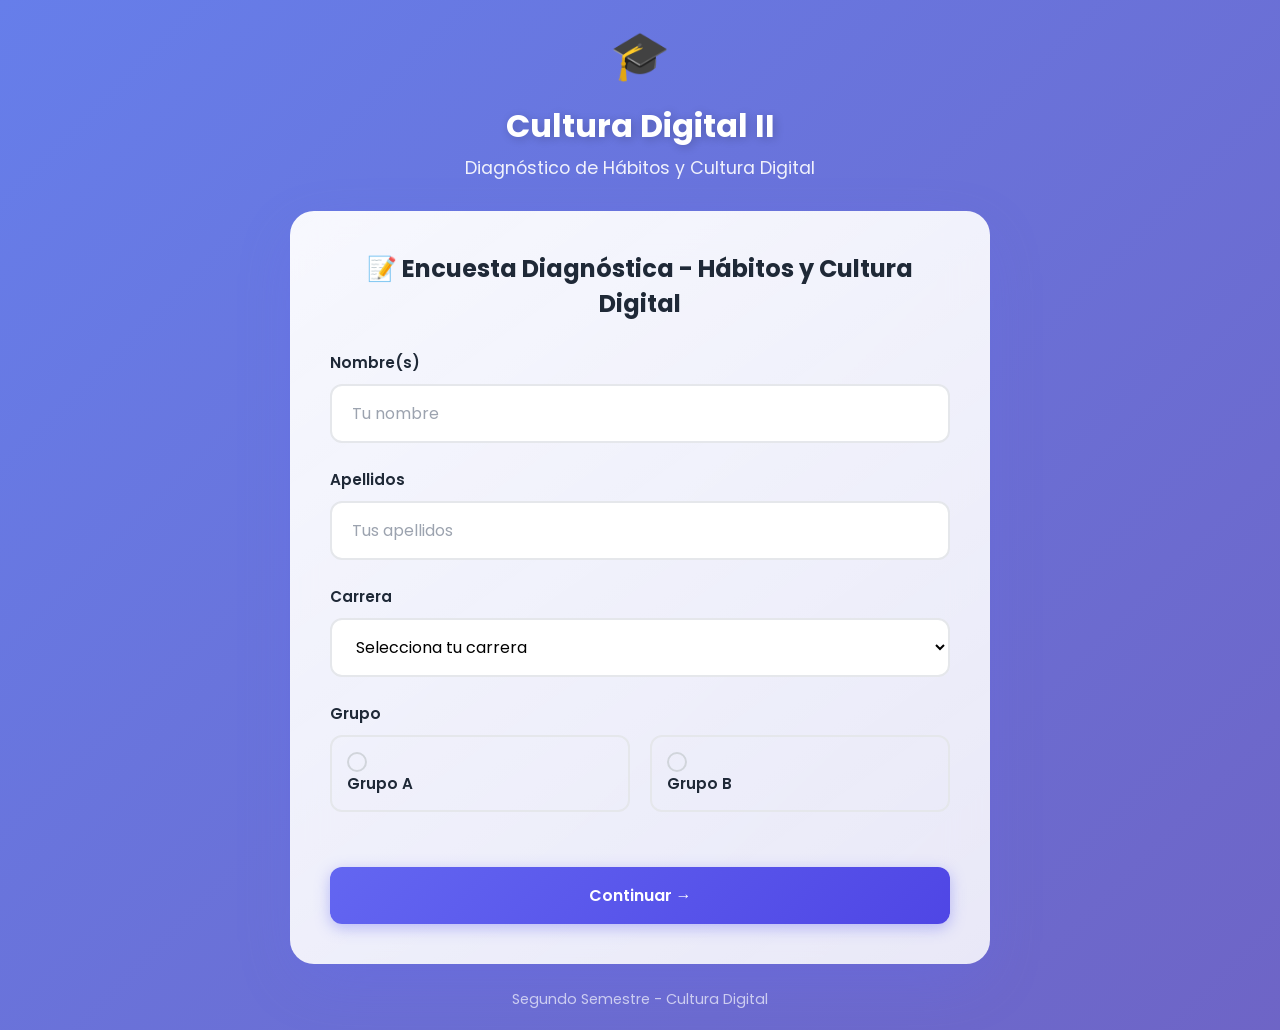
<file: act2-encuesta/index.html>
<!DOCTYPE html>
<html lang="es">
<head>
    <meta charset="UTF-8">
    <meta name="viewport" content="width=device-width, initial-scale=1.0">
    <title>Diagnóstico de Hábitos y Datos - Cultura Digital II</title>
    <link rel="stylesheet" href="styles.css">
    <link href="https://fonts.googleapis.com/css2?family=Poppins:wght@400;600;700&display=swap" rel="stylesheet">
</head>
<body>
    <div class="app-container">
        <header class="header">
            <div class="logo">🎓</div>
            <h1>Cultura Digital II</h1>
            <p class="subtitle">Diagnóstico de Hábitos y Cultura Digital</p>
        </header>

        <main id="app">
            <!-- Paso 1: Datos del estudiante -->
            <section id="step-1" class="step active">
                <div class="card">
                    <h2>📝 Encuesta Diagnóstica - Hábitos y Cultura Digital</h2>
                    <form id="student-form">
                        <div class="form-group">
                            <label for="name">Nombre(s)</label>
                            <input type="text" id="name" required placeholder="Tu nombre">
                        </div>
                        <div class="form-group">
                            <label for="lastname">Apellidos</label>
                            <input type="text" id="lastname" required placeholder="Tus apellidos">
                        </div>
                        <div class="form-group">
                            <label for="career">Carrera</label>
                            <select id="career" required>
                                <option value="">Selecciona tu carrera</option>
                            </select>
                        </div>
                        <div class="form-group">
                            <label for="group">Grupo</label>
                            <div class="radio-group">
                                <label class="radio-option">
                                    <input type="radio" name="group" value="A" required>
                                    <span class="radio-custom"></span>
                                    Grupo A
                                </label>
                                <label class="radio-option">
                                    <input type="radio" name="group" value="B" required>
                                    <span class="radio-custom"></span>
                                    Grupo B
                                </label>
                            </div>
                        </div>
                        <button type="submit" class="btn-primary">Continuar →</button>
                    </form>
                </div>
            </section>

            <!-- Paso 2: Cuestionario -->
            <section id="step-2" class="step">
                <div class="card">
                    <div class="progress-bar">
                        <div class="progress-fill" id="progress"></div>
                    </div>
                    <span class="progress-text" id="progress-text">Pregunta 1 de 15</span>
                    
                    <div class="question-container" id="question-container">
                        <h3 id="question-text"></h3>
                        <div id="options" class="options-grid"></div>
                    </div>
                    
                    <div class="navigation">
                        <button id="prev-btn" class="btn-secondary" disabled>← Anterior</button>
                        <button id="next-btn" class="btn-primary" disabled>Siguiente →</button>
                    </div>
                </div>
            </section>

            <!-- Paso 3: Resultados y Feedback -->
            <section id="step-3" class="step">
                <div class="card results-card">
                    <div class="score-circle" id="score-circle">
                        <span id="score-text">0%</span>
                    </div>
                    <h2>🎯 Resultados del Diagnóstico</h2>
                    <p id="student-name" class="result-name"></p>
                    
                    <div class="feedback-section" id="feedback-section">
                        <h3>📊 Análisis Personalizado</h3>
                        <div id="feedback-content"></div>
                    </div>

                    <div class="detailed-feedback" id="detailed-feedback"></div>

                    <div class="instructions-box">
                        <h3>📋 Indicaciones para la Evidencia</h3>
                        <ol>
                            <li>Al finalizar, redacta una <strong>reflexión breve</strong> sobre cómo la tecnología influye en tu toma de decisiones personales.</li>
                            <li>Captura la evidencia en <strong>PDF</strong> y guárdala en tu cuenta de Google Drive.</li>
                            <li>Genera un código <strong>QR</strong> para compartir tu documento.</li>
                            <li>Comparte el código QR en el Foro: <strong>Diagnóstico de Cultura Digital</strong>.</li>
                        </ol>
                        <p class="time-note">⏱️ Duración: 40 minutos | Valor: 5%</p>
                    </div>

                    <button id="restart-btn" class="btn-secondary">🔄 Nuevo Intento</button>
                </div>
            </section>
        </main>

        <footer class="footer">
            <p>Segundo Semestre - Cultura Digital</p>
        </footer>
    </div>

    <script src="main.js"></script>
</body>
</html>
</file>
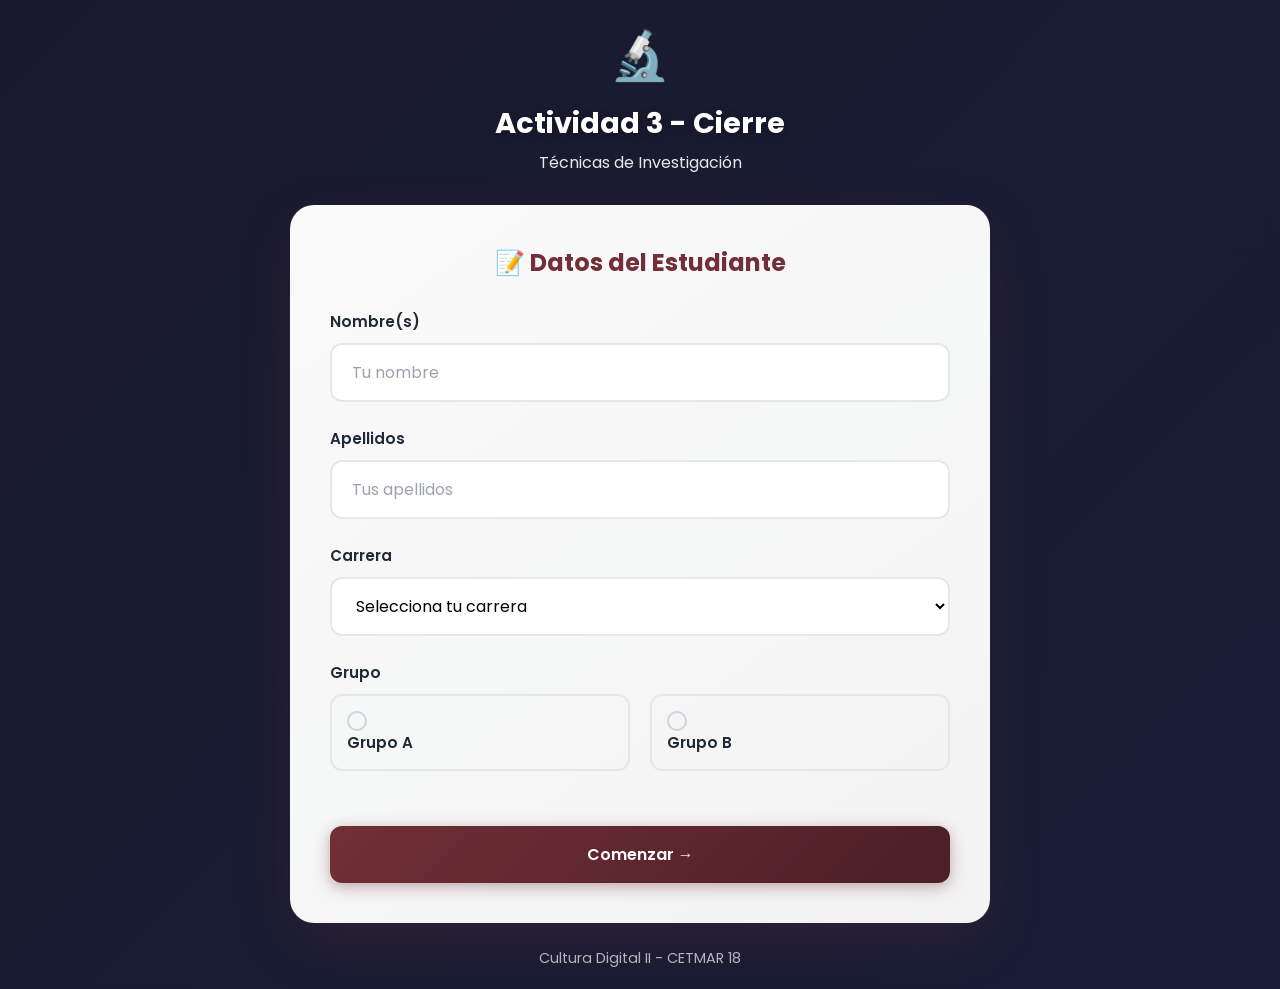
<file: act3-cierre-tecnicas-investigacion/index.html>
<!doctype html>
<html lang="es">
  <head>
    <meta charset="UTF-8" />
    <meta name="viewport" content="width=device-width, initial-scale=1.0" />
    <title>Actividad 3 - Cierre: Técnicas de Investigación</title>
    <link rel="stylesheet" href="styles.css" />
    <link
      href="https://fonts.googleapis.com/css2?family=Poppins:wght@400;600;700&display=swap"
      rel="stylesheet"
    />
  </head>
  <body>
    <div class="app-container">
      <header class="header">
        <div class="logo">🔬</div>
        <h1>Actividad 3 - Cierre</h1>
        <p class="subtitle">Técnicas de Investigación</p>
      </header>

      <main id="app">
        <!-- Paso 1: Datos del estudiante -->
        <section id="step-1" class="step active">
          <div class="card">
            <h2>📝 Datos del Estudiante</h2>
            <form id="student-form">
              <div class="form-group">
                <label for="name">Nombre(s)</label>
                <input type="text" id="name" required placeholder="Tu nombre" />
              </div>
              <div class="form-group">
                <label for="lastname">Apellidos</label>
                <input
                  type="text"
                  id="lastname"
                  required
                  placeholder="Tus apellidos"
                />
              </div>
              <div class="form-group">
                <label for="career">Carrera</label>
                <select id="career" required>
                  <option value="">Selecciona tu carrera</option>
                </select>
              </div>
              <div class="form-group">
                <label for="group">Grupo</label>
                <div class="radio-group">
                  <label class="radio-option">
                    <input type="radio" name="group" value="A" required />
                    <span class="radio-custom"></span>
                    Grupo A
                  </label>
                  <label class="radio-option">
                    <input type="radio" name="group" value="B" required />
                    <span class="radio-custom"></span>
                    Grupo B
                  </label>
                </div>
              </div>
              <button type="submit" class="btn-primary">Comenzar →</button>
            </form>
          </div>
        </section>

        <!-- Paso 2: Desafío -->
        <section id="step-2" class="step">
          <div class="card matching-card">
            <div class="progress-bar">
              <div class="progress-fill" id="progress"></div>
            </div>
            <span class="progress-text" id="progress-text">Desafío 1 de 8</span>

            <div class="scenario-container">
              <div class="scenario-box">
                <span class="scenario-label">ESCENARIO</span>
                <p id="scenario-text"></p>
              </div>

              <div class="technique-options">
                <span class="technique-label"
                  >Selecciona la técnica adecuada:</span
                >
                <div id="technique-buttons" class="technique-buttons"></div>
              </div>
            </div>

            <div class="score-display">
              <span>Correctas: <strong id="correct-count">0</strong>/8</span>
            </div>
          </div>
        </section>

        <!-- Paso 3: Resultados -->
        <section id="step-3" class="step">
          <div class="card results-card">
            <div class="success-message" id="success-message">
              <div class="success-icon">🎉</div>
              <h2>¡Felicidades!</h2>
              <p>Copia este bloque para tu evidencia:</p>
              <div class="evidence-block" id="evidence-block"></div>
            </div>

            <div class="score-section">
              <div class="final-score">
                <span id="final-score">0%</span>
              </div>
              <p>Puntuación Final</p>
            </div>

            <div class="feedback-summary" id="feedback-summary"></div>

            <button id="restart-btn" class="btn-secondary">
              🔄 Nuevo Intento
            </button>
          </div>
        </section>
      </main>

      <footer class="footer">
        <p>Cultura Digital II - CETMAR 18</p>
      </footer>
    </div>

    <script src="main.js"></script>
  </body>
</html>
</file>
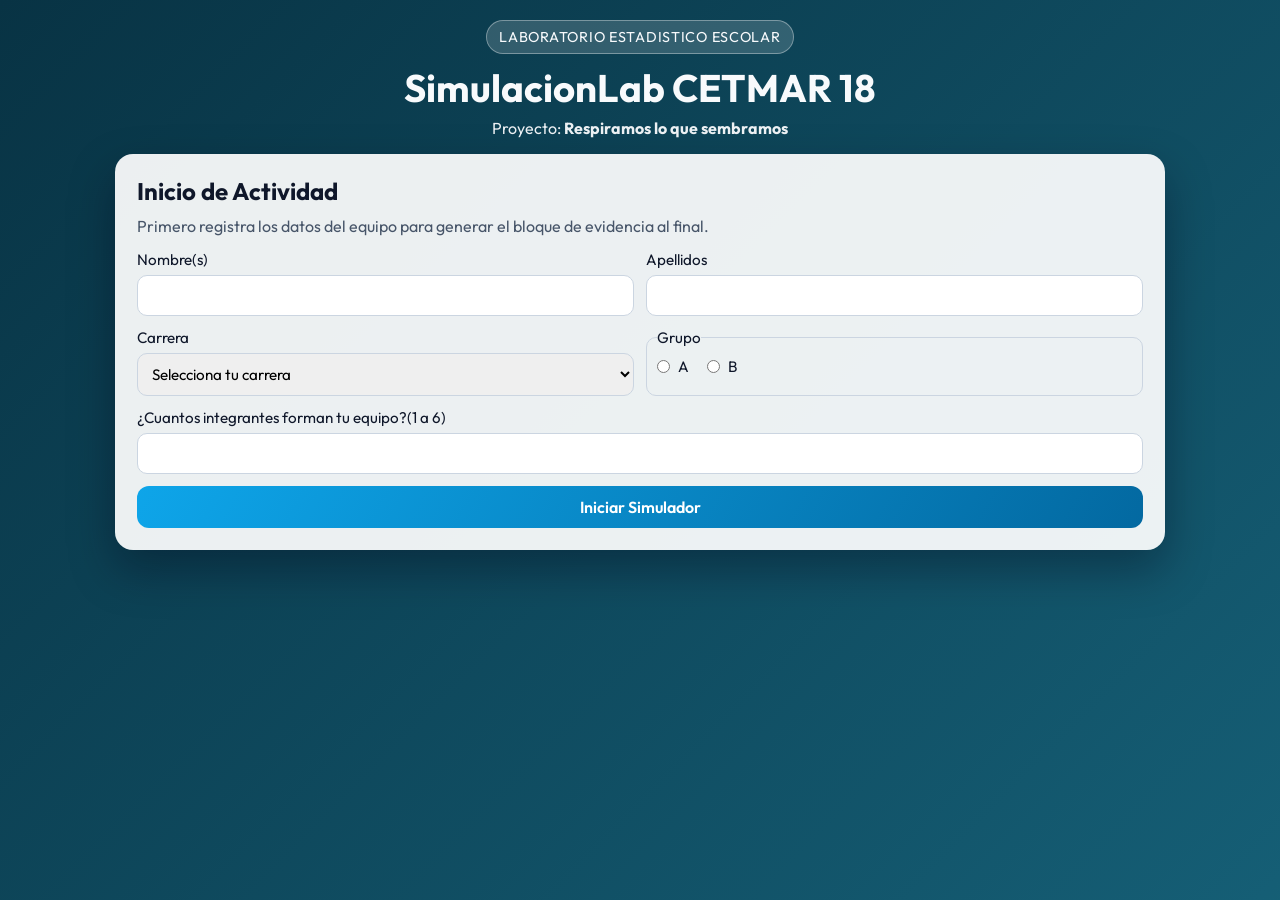
<file: act3-desarrollo-simulacionlab/index.html>
<!doctype html>
<html lang="es">
  <head>
    <meta charset="UTF-8" />
    <meta name="viewport" content="width=device-width, initial-scale=1.0" />
    <title>SimulacionLab Estadistico - CETMAR 18</title>
    <link rel="stylesheet" href="styles.css" />
    <link
      href="https://fonts.googleapis.com/css2?family=Outfit:wght@400;500;700;800&display=swap"
      rel="stylesheet"
    />
  </head>
  <body>
    <div class="app-shell">
      <header class="hero">
        <div class="hero-badge">Laboratorio Estadistico Escolar</div>
        <h1>SimulacionLab CETMAR 18</h1>
        <p>Proyecto: <strong>Respiramos lo que sembramos</strong></p>
      </header>

      <main>
        <section id="step-1" class="panel active">
          <h2>Inicio de Actividad</h2>
          <p class="lead">
            Primero registra los datos del equipo para generar el bloque de
            evidencia al final.
          </p>

          <form id="student-form" class="grid-form">
            <label>
              Nombre(s)
              <input id="name" type="text" required />
            </label>
            <label>
              Apellidos
              <input id="lastname" type="text" required />
            </label>
            <label>
              Carrera
              <select id="career" required>
                <option value="">Selecciona tu carrera</option>
              </select>
            </label>
            <fieldset class="group-fieldset">
              <legend>Grupo</legend>
              <div class="group-options">
                <label class="inline-opt"
                  ><input type="radio" name="group" value="A" required />
                  A</label
                >
                <label class="inline-opt"
                  ><input type="radio" name="group" value="B" required />
                  B</label
                >
              </div>
            </fieldset>
            <label class="full-width">
              ¿Cuantos integrantes forman tu equipo?(1 a 6)
              <input id="member-count" type="number" min="1" max="6" required />
            </label>
            <button type="submit" class="btn-primary full-width">
              Iniciar Simulador
            </button>
          </form>
        </section>

        <section id="step-2" class="panel">
          <div class="phase phase-1">
            <h2>FASE 1: Datos de Referencia</h2>
            <div id="intro-message" class="chat-bubble"></div>
            <div class="table-wrap">
              <table id="dataset-table">
                <thead>
                  <tr>
                    <th>Estudiante</th>
                    <th>Horas de uso del celular (por día)</th>
                    <th>Nivel de fatiga al terminar el día (1 a 10)</th>
                    <th>Consumo de energía en apps (kWh/día)</th>
                  </tr>
                </thead>
                <tbody id="dataset-body"></tbody>
              </table>
            </div>
          </div>

          <div class="phase phase-2">
            <h2>FASE 2: Captura de Datos Reales</h2>
            <p class="muted">
              Para cada integrante, ingresa:
              <strong>cuantas horas al día usa el celular</strong> y
              <strong
                >su nivel de fatiga al terminar el día (escala 1 a 10)</strong
              >. El consumo de energia en apps (kWh/día) se calcula
              automaticamente.
            </p>
            <div class="records-required-notice">
              Requerido para activar el analisis
            </div>
            <div class="table-wrap">
              <table>
                <thead>
                  <tr>
                    <th>#</th>
                    <th>Nombre del integrante</th>
                    <th>Horas de uso por día</th>
                    <th>Fatiga al terminar el día (1–10)</th>
                    <th>Consumo kWh/día (auto)</th>
                  </tr>
                </thead>
                <tbody id="student-records-body"></tbody>
              </table>
            </div>
            <button id="apply-records" class="btn-primary">
              Registrar equipo y activar analisis
            </button>
            <p id="records-feedback" class="feedback-success"></p>
          </div>

          <div class="phase phase-3">
            <h2>FASE 3: Procesamiento Dinamico</h2>
            <p class="locked-hint" id="locked-hint">
              Completa la FASE 2 para desbloquear el analisis.
            </p>
            <div class="action-grid">
              <button id="analyze-hours" class="btn-primary" disabled>
                Tendencia central: Horas de uso por día
              </button>
              <button id="analyze-fatigue" class="btn-primary" disabled>
                Tendencia central: Fatiga al final del día
              </button>
              <button id="analyze-energy" class="btn-primary" disabled>
                Tendencia central: Consumo kWh/día
              </button>
              <button id="show-scatter" class="btn-primary" disabled>
                Dispersion: Horas/día vs Nivel de fatiga
              </button>
              <button id="clear-results" class="btn-ghost" disabled>
                Limpiar resultados
              </button>
            </div>

            <div id="result-area" class="result-area">
              <p class="muted">Selecciona una accion para comenzar.</p>
            </div>

            <div class="chart-card">
              <h3>Grafico</h3>
              <canvas id="chart-canvas" width="680" height="320"></canvas>
            </div>
          </div>

          <div class="phase phase-4">
            <div class="evidence-card">
              <h3>Bloque de Evidencia en Texto</h3>
              <textarea id="evidence-output" rows="10" readonly></textarea>
              <button id="copy-evidence" class="btn-secondary">
                Copiar evidencia
              </button>
              <p id="evidence-feedback" class="feedback-success"></p>
            </div>
          </div>
        </section>
      </main>
    </div>

    <script src="main.js"></script>
  </body>
</html>
</file>
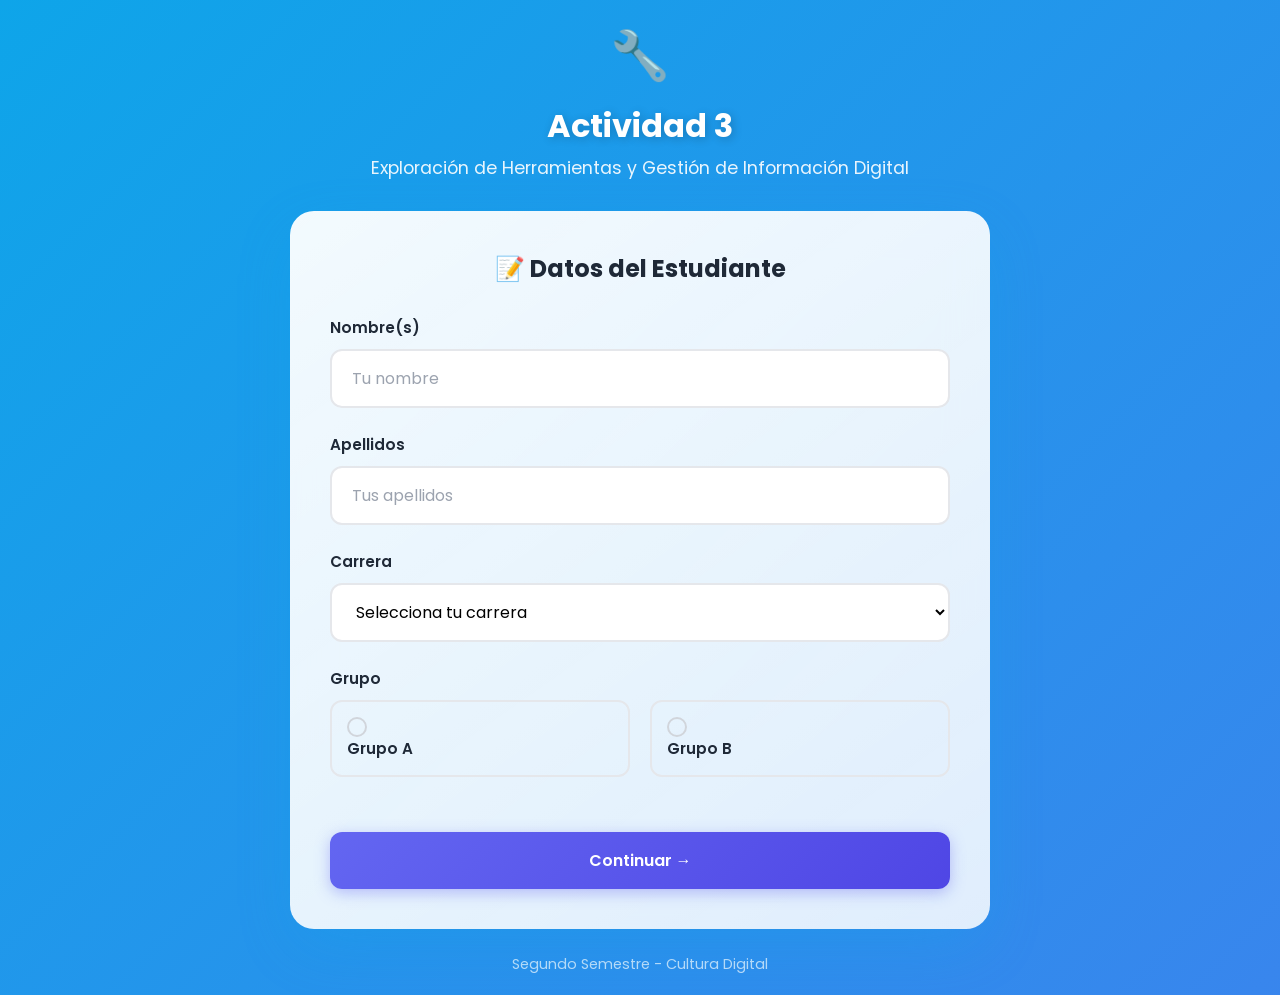
<file: act3-herramientasdigitales/index.html>
<!DOCTYPE html>
<html lang="es">
<head>
    <meta charset="UTF-8">
    <meta name="viewport" content="width=device-width, initial-scale=1.0">
    <title>Actividad 3 - Herramientas Digitales</title>
    <link rel="stylesheet" href="styles.css">
    <link href="https://fonts.googleapis.com/css2?family=Poppins:wght@400;600;700&display=swap" rel="stylesheet">
</head>
<body>
    <div class="app-container">
        <header class="header">
            <div class="logo">🔧</div>
            <h1>Actividad 3</h1>
            <p class="subtitle">Exploración de Herramientas y Gestión de Información Digital</p>
        </header>

        <main id="app">
            <!-- Paso 1: Datos del estudiante -->
            <section id="step-1" class="step active">
                <div class="card">
                    <h2>📝 Datos del Estudiante</h2>
                    <form id="student-form">
                        <div class="form-group">
                            <label for="name">Nombre(s)</label>
                            <input type="text" id="name" required placeholder="Tu nombre">
                        </div>
                        <div class="form-group">
                            <label for="lastname">Apellidos</label>
                            <input type="text" id="lastname" required placeholder="Tus apellidos">
                        </div>
                        <div class="form-group">
                            <label for="career">Carrera</label>
                            <select id="career" required>
                                <option value="">Selecciona tu carrera</option>
                            </select>
                        </div>
                        <div class="form-group">
                            <label for="group">Grupo</label>
                            <div class="radio-group">
                                <label class="radio-option">
                                    <input type="radio" name="group" value="A" required>
                                    <span class="radio-custom"></span>
                                    Grupo A
                                </label>
                                <label class="radio-option">
                                    <input type="radio" name="group" value="B" required>
                                    <span class="radio-custom"></span>
                                    Grupo B
                                </label>
                            </div>
                        </div>
                        <button type="submit" class="btn-primary">Continuar →</button>
                    </form>
                </div>
            </section>

            <!-- Paso 2: Relación de conceptos -->
            <section id="step-2" class="step">
                <div class="card">
                    <div class="progress-bar">
                        <div class="progress-fill" id="progress"></div>
                    </div>
                    <span class="progress-text" id="progress-text">Relación 1 de 10</span>
                    
                    <div class="matching-container">
                        <div class="matching-question">
                            <div class="concept-box">
                                <span class="concept-label">CONCEPTO</span>
                                <h3 id="concept-text"></h3>
                            </div>
                            <div class="arrow">⬇️</div>
                            <div class="options-box">
                                <span class="options-label">Arrastra o selecciona la opción correcta:</span>
                                <div id="match-options" class="match-options"></div>
                            </div>
                        </div>
                    </div>
                    
                    <div class="navigation">
                        <button id="prev-btn" class="btn-secondary" disabled>← Anterior</button>
                        <button id="next-btn" class="btn-primary" disabled>Siguiente →</button>
                    </div>
                </div>
            </section>

            <!-- Paso 3: Resultados -->
            <section id="step-3" class="step">
                <div class="card results-card">
                    <div class="score-circle" id="score-circle">
                        <span id="score-text">0%</span>
                    </div>
                    <h2>🎯 Resultados</h2>
                    <p id="student-name" class="result-name"></p>
                    
                    <div class="feedback-section" id="feedback-section">
                        <h3>📊 Análisis</h3>
                        <div id="feedback-content"></div>
                    </div>

                    <div class="detailed-results" id="detailed-results"></div>

                    <button id="restart-btn" class="btn-secondary">🔄 Nuevo Intento</button>
                </div>
            </section>
        </main>

        <footer class="footer">
            <p>Segundo Semestre - Cultura Digital</p>
        </footer>
    </div>

    <script src="main.js"></script>
</body>
</html>
</file>
<file: act0202-convivencia-digital/styles.css>
:root {
  --bg: #eef3ff;
  --surface: #ffffff;
  --surface-soft: #f7f9ff;
  --text: #1f2937;
  --muted: #64748b;
  --line: #d9e2f2;
  --blue: #2563eb;
  --blue-dark: #1d4ed8;
  --purple: #7c3aed;
  --green: #16a34a;
  --yellow: #d97706;
  --red: #dc2626;
  --shadow: 0 16px 40px rgba(15, 23, 42, 0.08);
  --radius-lg: 24px;
  --radius-md: 18px;
  --radius-sm: 14px;
}

* {
  box-sizing: border-box;
}

html {
  scroll-behavior: smooth;
}

body {
  margin: 0;
  font-family: "Segoe UI", Tahoma, Geneva, Verdana, sans-serif;
  background: linear-gradient(180deg, #edf2ff 0%, #f8fbff 100%);
  color: var(--text);
}

button,
select,
textarea {
  font: inherit;
}

.app-shell {
  min-height: 100vh;
}

.container {
  width: min(1120px, 94%);
  margin: 0 auto;
  padding-bottom: 48px;
}

.hero {
  padding: 28px 0 20px;
}

.hero__content {
  width: min(1120px, 94%);
  margin: 0 auto;
  padding: 30px;
  border-radius: 28px;
  background: linear-gradient(135deg, #1e3a8a 0%, #2563eb 55%, #60a5fa 100%);
  color: #fff;
  box-shadow: var(--shadow);
}

.eyebrow {
  margin: 0 0 8px;
  text-transform: uppercase;
  letter-spacing: 0.08em;
  font-weight: 700;
  font-size: 0.8rem;
  opacity: 0.88;
}

.hero h1 {
  margin: 0 0 10px;
  font-size: clamp(2rem, 4vw, 3rem);
}

.hero__text {
  margin: 0;
  max-width: 850px;
  line-height: 1.7;
  font-size: 1.02rem;
}

.hero__chips {
  display: flex;
  flex-wrap: wrap;
  gap: 12px;
  margin-top: 18px;
}

.chip {
  padding: 12px 14px;
  border-radius: 999px;
  background: rgba(255, 255, 255, 0.16);
  border: 1px solid rgba(255, 255, 255, 0.18);
  font-size: 0.95rem;
}

.card,
.card-soft,
.final-report {
  background: var(--surface);
  border: 1px solid var(--line);
  border-radius: var(--radius-lg);
  box-shadow: var(--shadow);
}

.card {
  padding: 24px;
}

.card-soft {
  padding: 18px;
  background: var(--surface-soft);
}

.status-panel {
  margin-top: 8px;
}

.status-panel__top {
  display: flex;
  justify-content: space-between;
  gap: 16px;
  align-items: flex-start;
}

.status-panel__top h2 {
  margin: 0 0 8px;
}

.status-panel__top p {
  margin: 0;
  color: var(--muted);
  line-height: 1.6;
}

.progress-block {
  margin-top: 20px;
}

.progress-bar {
  height: 18px;
  border-radius: 999px;
  background: #e6ecfb;
  overflow: hidden;
}

.progress-bar__fill {
  width: 0%;
  height: 100%;
  background: linear-gradient(90deg, #2563eb, #60a5fa);
  transition: width 0.35s ease;
}

.progress-text {
  margin: 10px 0 0;
  color: var(--muted);
  font-weight: 600;
}

.score-grid {
  display: grid;
  grid-template-columns: repeat(auto-fit, minmax(200px, 1fr));
  gap: 12px;
  margin-top: 18px;
}

.score-card {
  padding: 16px;
  border-radius: var(--radius-md);
  background: #f8faff;
  border: 1px solid var(--line);
  display: grid;
  gap: 6px;
}

.score-card strong {
  font-size: 1.3rem;
}

.score-card small,
.score-card__label {
  color: var(--muted);
}

.score-card__label {
  text-transform: uppercase;
  letter-spacing: 0.05em;
  font-size: 0.78rem;
  font-weight: 700;
}

.step-nav {
  display: flex;
  flex-wrap: wrap;
  gap: 10px;
  margin: 18px 0;
}

.step-nav__button {
  border: none;
  padding: 12px 16px;
  border-radius: 999px;
  background: #dbeafe;
  color: #1e3a8a;
  cursor: pointer;
  font-weight: 700;
  transition:
    transform 0.2s ease,
    background 0.2s ease;
}

.step-nav__button:hover:not(:disabled) {
  transform: translateY(-1px);
}

.step-nav__button.is-active {
  background: var(--blue);
  color: #fff;
}

.step-nav__button:disabled {
  opacity: 0.6;
  cursor: not-allowed;
}

.phase {
  display: none;
}

.phase.is-visible {
  display: block;
  animation: fadeIn 0.35s ease;
}

@keyframes fadeIn {
  from {
    opacity: 0;
    transform: translateY(8px);
  }
  to {
    opacity: 1;
    transform: translateY(0);
  }
}

.phase__header {
  display: flex;
  justify-content: space-between;
  gap: 14px;
  align-items: flex-start;
}

.phase__tag {
  margin: 0 0 6px;
  text-transform: uppercase;
  letter-spacing: 0.06em;
  color: var(--blue);
  font-weight: 800;
  font-size: 0.82rem;
}

.phase__header h2 {
  margin: 0;
}

.badge {
  display: inline-flex;
  align-items: center;
  justify-content: center;
  padding: 10px 14px;
  border-radius: 999px;
  background: #eff6ff;
  color: #1d4ed8;
  font-weight: 700;
  font-size: 0.9rem;
}

.guide-box {
  margin-top: 18px;
  padding: 18px 20px;
  border-radius: var(--radius-md);
  border: 1px solid var(--line);
}

.guide-box h3 {
  margin: 0 0 10px;
}

.guide-box ol {
  margin: 0 0 10px 18px;
  padding: 0;
  line-height: 1.7;
}

.guide-box p {
  margin: 0;
  line-height: 1.6;
}

.guide-box--blue {
  background: #eff6ff;
}

.guide-box--purple {
  background: #f6f0ff;
}

.guide-box--green {
  background: #eefcf2;
}

.mission-layout {
  display: grid;
  grid-template-columns: minmax(0, 2fr) minmax(260px, 1fr);
  gap: 16px;
  margin-top: 20px;
}

.mission-card,
.support-card {
  border-radius: var(--radius-md);
  border: 1px solid var(--line);
  background: #fafcff;
}

.mission-card {
  padding: 20px;
}

.mission-card__header {
  display: flex;
  justify-content: space-between;
  align-items: center;
  gap: 10px;
  margin-bottom: 14px;
}

.mission-counter {
  font-size: 0.95rem;
  font-weight: 700;
  color: var(--blue);
}

.social-tag {
  padding: 8px 10px;
  border-radius: 999px;
  background: #dbeafe;
  color: #1e40af;
  font-size: 0.85rem;
  font-weight: 700;
}

.social-tag--lab {
  background: #ede9fe;
  color: #6d28d9;
}

.social-post,
.evidence-post {
  min-height: 150px;
  padding: 20px;
  border-radius: var(--radius-md);
  background: #fff;
  border: 1px dashed #bfd2f6;
  font-size: 1.12rem;
  line-height: 1.8;
  display: flex;
  align-items: center;
}

.support-card {
  padding: 18px;
  background: #fff;
}

.support-card h3 {
  margin: 0 0 8px;
}

.support-card p {
  margin: 0;
  line-height: 1.7;
  color: var(--muted);
}

.option-grid,
.category-grid {
  display: grid;
  grid-template-columns: repeat(auto-fit, minmax(180px, 1fr));
  gap: 12px;
  margin-top: 18px;
}

.option-btn,
.category-btn,
.btn {
  border: none;
  border-radius: var(--radius-sm);
  cursor: pointer;
  font-weight: 700;
  transition:
    transform 0.2s ease,
    background 0.2s ease,
    color 0.2s ease;
}

.option-btn,
.category-btn {
  min-height: 68px;
  padding: 16px 14px;
  background: #fff;
  border: 2px solid #d6e2fb;
  color: #1f3b70;
}

.option-btn:hover:not(:disabled),
.category-btn:hover:not(:disabled) {
  transform: translateY(-2px);
  border-color: var(--blue);
}

.option-btn.is-selected,
.category-btn.is-selected {
  background: var(--blue);
  color: #fff;
  border-color: var(--blue);
}

.option-btn:disabled,
.category-btn:disabled {
  cursor: not-allowed;
}

.feedback-box {
  display: none;
  margin-top: 18px;
  padding: 16px 18px;
  border-radius: var(--radius-md);
  line-height: 1.7;
}

.feedback-box.is-visible {
  display: block;
}

.feedback-box.is-correct {
  background: #eefcf2;
  color: #166534;
  border: 1px solid #b7efc5;
}

.feedback-box.is-wrong {
  background: #fff5f5;
  color: #991b1b;
  border: 1px solid #fecaca;
}

.phase__actions {
  display: flex;
  justify-content: flex-end;
  margin-top: 18px;
}

.btn {
  padding: 12px 18px;
}

.btn--primary {
  background: var(--blue);
  color: #fff;
}

.btn--primary:hover:not(:disabled) {
  transform: translateY(-1px);
  background: var(--blue-dark);
}

.btn--ghost {
  background: transparent;
  color: var(--blue);
  border: 1px solid #bfd2f6;
}

.btn:disabled {
  opacity: 0.58;
  cursor: not-allowed;
}

.micro-reflection {
  margin-top: 20px;
}

.micro-reflection h3 {
  margin-top: 0;
}

.micro-reflection p {
  color: var(--muted);
  line-height: 1.6;
}

.form-grid {
  display: grid;
  grid-template-columns: repeat(auto-fit, minmax(230px, 1fr));
  gap: 14px;
}

.form-field {
  margin-top: 14px;
}

.form-field label {
  display: block;
  margin-bottom: 8px;
  font-weight: 700;
}

input[type="text"],
select,
textarea {
  width: 100%;
  border: 1px solid var(--line);
  border-radius: var(--radius-sm);
  background: #fff;
  padding: 12px 14px;
  outline: none;
}

input[type="text"]:focus,
select:focus,
textarea:focus {
  border-color: var(--blue);
  box-shadow: 0 0 0 3px rgba(37, 99, 235, 0.15);
}

textarea {
  resize: vertical;
  line-height: 1.6;
}

.traffic-grid {
  display: grid;
  grid-template-columns: repeat(auto-fit, minmax(250px, 1fr));
  gap: 14px;
  margin-top: 18px;
}

.traffic-card {
  padding: 18px;
  border-radius: var(--radius-md);
  border: 1px solid var(--line);
}

.traffic-card h3 {
  display: flex;
  align-items: center;
  gap: 10px;
  margin-top: 0;
}

.traffic-card--red {
  background: #fff4f4;
}

.traffic-card--yellow {
  background: #fff8eb;
}

.traffic-card--green {
  background: #eefcf2;
}

.dot {
  width: 16px;
  height: 16px;
  border-radius: 50%;
  display: inline-block;
}

.dot--red {
  background: var(--red);
}

.dot--yellow {
  background: var(--yellow);
}

.dot--green {
  background: var(--green);
}

.final-report {
  display: none;
  margin-top: 22px;
  padding: 22px;
  background: #f8fbff;
}

.final-report.is-visible {
  display: block;
}

.final-report h3 {
  margin-top: 0;
}

.final-report p,
.final-report li {
  line-height: 1.7;
}

.final-report ul {
  margin: 10px 0 0 18px;
}

.welcome-dialog {
  width: min(560px, 92%);
  border: none;
  border-radius: 24px;
  padding: 0;
  box-shadow: 0 26px 60px rgba(15, 23, 42, 0.25);
}

.welcome-dialog::backdrop {
  background: rgba(15, 23, 42, 0.42);
}

.welcome-dialog__content {
  padding: 28px;
}

.welcome-dialog__content h2 {
  margin: 0 0 12px;
}

.welcome-dialog__content ul {
  margin: 0 0 18px 18px;
  line-height: 1.7;
}

.student-pills {
  display: none;
  flex-wrap: wrap;
  gap: 10px;
  margin-top: 16px;
}

.chip--card {
  background: #eff6ff;
  border: 1px solid #bfdbfe;
  color: #1d4ed8;
  border-radius: 999px;
  padding: 8px 14px;
  font-size: 0.9rem;
  font-weight: 700;
}

.evidence-block {
  margin-top: 16px;
  padding: 18px 20px;
  background: linear-gradient(135deg, #eff6ff, #f8fafc);
  border: 1px solid #dbeafe;
  border-radius: 18px;
  line-height: 1.7;
  font-weight: 600;
  word-break: break-all;
  display: none;
}

.evidence-block.is-visible {
  display: block;
}

@media (max-width: 860px) {
  .mission-layout {
    grid-template-columns: 1fr;
  }

  .status-panel__top,
  .phase__header {
    flex-direction: column;
  }
}

@media (max-width: 620px) {
  .hero__content,
  .card {
    padding: 18px;
  }

  .step-nav {
    flex-direction: column;
  }

  .step-nav__button,
  .btn {
    width: 100%;
  }
}
</file>
<file: act1-cierre-conceptos/styles.css>
:root {
    --primary: #722f37;
    --primary-dark: #4a1f24;
    --primary-light: #a85563;
    --secondary: #c9a227;
    --secondary-dark: #9a7b1c;
    --accent: #2c5282;
    --success: #276749;
    --danger: #c53030;
    
    --bg-gradient: linear-gradient(135deg, #1a1a2e 0%, #16213e 50%, #722f37 100%);
    --card-gradient: linear-gradient(145deg, rgba(255,255,255,0.98) 0%, rgba(255,255,255,0.95) 100%);
    --shadow-lg: 0 20px 60px -10px rgba(114, 47, 55, 0.3);
    
    --text-dark: #1f2937;
    --text-light: #6b7280;
    --white: #ffffff;
    --tinto: #722f37;
}

* {
    margin: 0;
    padding: 0;
    box-sizing: border-box;
}

body {
    font-family: 'Poppins', sans-serif;
    background: var(--bg-gradient);
    min-height: 100vh;
    display: flex;
    justify-content: center;
    align-items: center;
    padding: 20px;
    background-size: 400% 400%;
    animation: gradientBG 15s ease infinite;
}

@keyframes gradientBG {
    0%, 100% { background-position: 0% 50%; }
    50% { background-position: 100% 50%; }
}

.app-container {
    width: 100%;
    max-width: 700px;
    min-height: 90vh;
    display: flex;
    flex-direction: column;
}

.header {
    text-align: center;
    color: var(--white);
    margin-bottom: 30px;
}

.header .logo {
    font-size: 3rem;
    margin-bottom: 10px;
}

.header h1 {
    font-size: 1.8rem;
    font-weight: 700;
    text-shadow: 2px 2px 10px rgba(0,0,0,0.3);
    margin-bottom: 5px;
}

.header .subtitle {
    font-size: 1rem;
    opacity: 0.9;
}

main {
    flex: 1;
    display: flex;
    flex-direction: column;
}

.step {
    display: none;
    animation: fadeIn 0.5s ease;
}

.step.active {
    display: block;
}

@keyframes fadeIn {
    from { opacity: 0; transform: translateY(20px); }
    to { opacity: 1; transform: translateY(0); }
}

.card {
    background: var(--card-gradient);
    border-radius: 24px;
    padding: 40px;
    box-shadow: var(--shadow-lg);
    backdrop-filter: blur(20px);
}

.card h2 {
    color: var(--tinto);
    font-size: 1.5rem;
    margin-bottom: 30px;
    text-align: center;
}

/* Form Styles */
.form-group {
    margin-bottom: 25px;
}

.form-group label {
    display: block;
    color: var(--text-dark);
    font-weight: 600;
    margin-bottom: 10px;
    font-size: 0.95rem;
}

.form-group input,
.form-group select {
    width: 100%;
    padding: 15px 20px;
    border: 2px solid #e5e7eb;
    border-radius: 12px;
    font-size: 1rem;
    font-family: inherit;
    transition: all 0.3s ease;
    background: var(--white);
}

.form-group input:focus,
.form-group select:focus {
    outline: none;
    border-color: var(--tinto);
    box-shadow: 0 0 0 4px rgba(114, 47, 55, 0.15);
}

.form-group input::placeholder {
    color: #9ca3af;
}

/* Radio Buttons */
.radio-group {
    display: flex;
    gap: 20px;
}

.radio-option {
    flex: 1;
    display: flex;
    align-items: center;
    justify-content: center;
    padding: 15px;
    border: 2px solid #e5e7eb;
    border-radius: 12px;
    cursor: pointer;
    font-weight: 600;
    transition: all 0.3s ease;
    position: relative;
}

.radio-option input {
    position: absolute;
    opacity: 0;
}

.radio-custom {
    width: 20px;
    height: 20px;
    border: 2px solid #d1d5db;
    border-radius: 50%;
    margin-right: 10px;
    transition: all 0.3s ease;
    display: flex;
    align-items: center;
    justify-content: center;
}

.radio-custom::after {
    content: '';
    width: 10px;
    height: 10px;
    background: var(--tinto);
    border-radius: 50%;
    opacity: 0;
    transform: scale(0);
    transition: all 0.3s ease;
}

.radio-option:hover {
    border-color: var(--primary-light);
}

.radio-option input:checked + .radio-custom {
    border-color: var(--tinto);
}

.radio-option input:checked + .radio-custom::after {
    opacity: 1;
    transform: scale(1);
}

.radio-option input:checked ~ span:not(.radio-custom) {
    color: var(--tinto);
}

/* Buttons */
.btn-primary,
.btn-secondary {
    padding: 16px 32px;
    border: none;
    border-radius: 12px;
    font-size: 1rem;
    font-weight: 600;
    cursor: pointer;
    transition: all 0.3s ease;
    font-family: inherit;
}

.btn-primary {
    background: linear-gradient(135deg, var(--tinto) 0%, var(--primary-dark) 100%);
    color: var(--white);
    width: 100%;
    margin-top: 20px;
    box-shadow: 0 4px 15px rgba(114, 47, 55, 0.4);
}

.btn-primary:hover:not(:disabled) {
    transform: translateY(-2px);
    box-shadow: 0 8px 25px rgba(114, 47, 55, 0.5);
}

.btn-primary:disabled {
    opacity: 0.5;
    cursor: not-allowed;
}

.btn-secondary {
    background: linear-gradient(135deg, #f3f4f6 0%, #e5e7eb 100%);
    color: var(--text-dark);
}

.btn-secondary:hover {
    background: linear-gradient(135deg, #e5e7eb 0%, #d1d5db 100%);
}

/* Progress Bar */
.progress-bar {
    width: 100%;
    height: 8px;
    background: #e5e7eb;
    border-radius: 4px;
    margin-bottom: 10px;
    overflow: hidden;
}

.progress-fill {
    height: 100%;
    background: linear-gradient(90deg, var(--tinto), var(--secondary));
    border-radius: 4px;
    transition: width 0.5s ease;
    background-size: 200% 100%;
    animation: shimmer 2s infinite linear;
}

@keyframes shimmer {
    0% { background-position: 200% 0; }
    100% { background-position: -200% 0; }
}

.progress-text {
    display: block;
    text-align: center;
    color: var(--text-light);
    font-size: 0.9rem;
    margin-bottom: 25px;
}

/* Matching Activity */
.matching-card {
    padding: 30px;
}

.matching-container {
    margin-bottom: 25px;
}

.side-label {
    display: block;
    text-align: center;
    font-size: 0.75rem;
    text-transform: uppercase;
    letter-spacing: 2px;
    color: var(--text-light);
    margin-bottom: 12px;
}

.concept-box {
    background: linear-gradient(135deg, var(--tinto) 0%, var(--primary-dark) 100%);
    border-radius: 16px;
    padding: 25px;
    color: var(--white);
    text-align: center;
    font-size: 1.2rem;
    font-weight: 600;
    min-height: 80px;
    display: flex;
    align-items: center;
    justify-content: center;
}

.arrow-connector {
    text-align: center;
    font-size: 2rem;
    margin: 15px 0;
    color: var(--tinto);
}

.definition-options {
    display: flex;
    flex-direction: column;
    gap: 10px;
}

.definition-option {
    padding: 15px 18px;
    border: 2px solid #e5e7eb;
    border-radius: 12px;
    cursor: pointer;
    transition: all 0.3s ease;
    font-size: 0.95rem;
    background: var(--white);
    text-align: left;
    line-height: 1.4;
}

.definition-option:hover {
    border-color: var(--primary-light);
    background: rgba(114, 47, 55, 0.05);
}

.definition-option.selected {
    border-color: var(--tinto);
    background: linear-gradient(135deg, rgba(114, 47, 55, 0.1) 0%, rgba(114, 47, 55, 0.05) 100%);
}

.definition-option.correct {
    border-color: var(--success);
    background: linear-gradient(135deg, rgba(39, 103, 73, 0.15) 0%, rgba(39, 103, 73, 0.05) 100%);
}

.definition-option.incorrect {
    border-color: var(--danger);
    background: linear-gradient(135deg, rgba(197, 48, 48, 0.15) 0%, rgba(197, 48, 48, 0.05) 100%);
}

.score-display {
    text-align: center;
    padding: 15px;
    background: #f9fafb;
    border-radius: 12px;
    font-size: 1rem;
    color: var(--text-dark);
}

.score-display strong {
    color: var(--tinto);
}

/* Results */
.results-card {
    text-align: center;
    padding: 30px;
}

.success-message {
    background: linear-gradient(135deg, rgba(39, 103, 73, 0.1) 0%, rgba(39, 103, 73, 0.05) 100%);
    border: 2px solid var(--success);
    border-radius: 20px;
    padding: 30px;
    margin-bottom: 25px;
}

.success-icon {
    font-size: 3rem;
    margin-bottom: 15px;
}

.success-message h2 {
    color: var(--success);
    margin-bottom: 10px;
}

.success-message p {
    color: var(--text-dark);
    margin-bottom: 20px;
}

.evidence-block {
    background: var(--white);
    border: 2px dashed var(--tinto);
    border-radius: 12px;
    padding: 20px;
    font-family: monospace;
    font-size: 0.9rem;
    color: var(--text-dark);
    text-align: left;
    line-height: 1.8;
}

.score-section {
    margin: 25px 0;
}

.final-score {
    width: 100px;
    height: 100px;
    border-radius: 50%;
    background: linear-gradient(135deg, var(--tinto) 0%, var(--primary-dark) 100%);
    display: flex;
    align-items: center;
    justify-content: center;
    margin: 0 auto 15px;
    box-shadow: 0 10px 40px rgba(114, 47, 55, 0.4);
}

.final-score span {
    font-size: 1.8rem;
    font-weight: 700;
    color: var(--white);
}

.feedback-summary {
    text-align: left;
    padding: 20px;
    background: #f9fafb;
    border-radius: 12px;
    margin-bottom: 20px;
}

.feedback-summary h4 {
    color: var(--text-dark);
    margin-bottom: 15px;
    text-align: center;
}

.feedback-summary .result-item {
    display: flex;
    justify-content: space-between;
    align-items: center;
    padding: 10px 0;
    border-bottom: 1px solid #e5e7eb;
}

.feedback-summary .result-item:last-child {
    border-bottom: none;
}

.feedback-summary .correct {
    color: var(--success);
    font-weight: 600;
}

.feedback-summary .incorrect {
    color: var(--danger);
    font-weight: 600;
}

/* Footer */
.footer {
    text-align: center;
    color: rgba(255,255,255,0.7);
    margin-top: 25px;
    font-size: 0.9rem;
}

/* Responsive */
@media (max-width: 600px) {
    .card {
        padding: 25px;
    }
    
    .header h1 {
        font-size: 1.5rem;
    }
    
    .radio-group {
        flex-direction: column;
    }
    
    .concept-box {
        font-size: 1rem;
        padding: 20px;
    }
    
    .definition-option {
        font-size: 0.85rem;
    }
}
</file>
<file: act2-desarrollo-healthy-digital-habits/styles.css>
:root {
    --primary: #10b981;
    --primary-dark: #059669;
    --primary-light: #6ee7b7;
    --secondary: #f59e0b;
    --secondary-dark: #d97706;
    --accent: #3b82f6;
    --accent-dark: #2563eb;
    --success: #22c55e;
    --warning: #f59e0b;
    --danger: #ef4444;
    --neutral: #6b7280;
    
    --bg-gradient: linear-gradient(135deg, #10b981 0%, #3b82f6 50%, #8b5cf6 100%);
    --card-gradient: linear-gradient(145deg, rgba(255,255,255,0.95) 0%, rgba(255,255,255,0.85) 100%);
    --shadow-lg: 0 20px 60px -10px rgba(16, 185, 129, 0.3);
    
    --text-dark: #1f2937;
    --text-light: #6b7280;
    --white: #ffffff;
}

* {
    margin: 0;
    padding: 0;
    box-sizing: border-box;
}

body {
    font-family: 'Poppins', sans-serif;
    background: var(--bg-gradient);
    min-height: 100vh;
    display: flex;
    justify-content: center;
    align-items: center;
    padding: 20px;
    background-size: 400% 400%;
    animation: gradientBG 15s ease infinite;
}

@keyframes gradientBG {
    0%, 100% { background-position: 0% 50%; }
    50% { background-position: 100% 50%; }
}

.app-container {
    width: 100%;
    max-width: 800px;
    min-height: 90vh;
    display: flex;
    flex-direction: column;
}

.header {
    text-align: center;
    color: var(--white);
    margin-bottom: 30px;
}

.header .logo {
    font-size: 3rem;
    margin-bottom: 10px;
    animation: float 3s ease-in-out infinite;
}

@keyframes float {
    0%, 100% { transform: translateY(0); }
    50% { transform: translateY(-10px); }
}

.header h1 {
    font-size: 1.8rem;
    font-weight: 700;
    text-shadow: 2px 2px 10px rgba(0,0,0,0.2);
    margin-bottom: 5px;
}

.header .subtitle {
    font-size: 1rem;
    opacity: 0.9;
}

main {
    flex: 1;
    display: flex;
    flex-direction: column;
}

.step {
    display: none;
    animation: fadeIn 0.5s ease;
}

.step.active {
    display: block;
}

@keyframes fadeIn {
    from { opacity: 0; transform: translateY(20px); }
    to { opacity: 1; transform: translateY(0); }
}

.card {
    background: var(--card-gradient);
    border-radius: 24px;
    padding: 40px;
    box-shadow: var(--shadow-lg);
    backdrop-filter: blur(20px);
}

.card h2 {
    color: var(--text-dark);
    font-size: 1.5rem;
    margin-bottom: 30px;
    text-align: center;
}

.card h3 {
    color: var(--text-dark);
    font-size: 1.2rem;
    margin-bottom: 20px;
}

/* Form Styles */
.form-group {
    margin-bottom: 25px;
}

.form-group label {
    display: block;
    color: var(--text-dark);
    font-weight: 600;
    margin-bottom: 10px;
    font-size: 0.95rem;
}

.form-group input,
.form-group select {
    width: 100%;
    padding: 15px 20px;
    border: 2px solid #e5e7eb;
    border-radius: 12px;
    font-size: 1rem;
    font-family: inherit;
    transition: all 0.3s ease;
    background: var(--white);
}

.form-group input:focus,
.form-group select:focus {
    outline: none;
    border-color: var(--primary);
    box-shadow: 0 0 0 4px rgba(16, 185, 129, 0.15);
}

.form-group input::placeholder {
    color: #9ca3af;
}

/* Radio Buttons */
.radio-group {
    display: flex;
    gap: 20px;
}

.radio-option {
    flex: 1;
    display: flex;
    align-items: center;
    justify-content: center;
    padding: 15px;
    border: 2px solid #e5e7eb;
    border-radius: 12px;
    cursor: pointer;
    font-weight: 600;
    transition: all 0.3s ease;
    position: relative;
}

.radio-option input {
    position: absolute;
    opacity: 0;
}

.radio-custom {
    width: 20px;
    height: 20px;
    border: 2px solid #d1d5db;
    border-radius: 50%;
    margin-right: 10px;
    transition: all 0.3s ease;
    display: flex;
    align-items: center;
    justify-content: center;
}

.radio-custom::after {
    content: '';
    width: 10px;
    height: 10px;
    background: var(--primary);
    border-radius: 50%;
    opacity: 0;
    transform: scale(0);
    transition: all 0.3s ease;
}

.radio-option:hover {
    border-color: var(--primary-light);
}

.radio-option input:checked + .radio-custom {
    border-color: var(--primary);
}

.radio-option input:checked + .radio-custom::after {
    opacity: 1;
    transform: scale(1);
}

.radio-option input:checked ~ span:not(.radio-custom) {
    color: var(--primary);
}

/* Buttons */
.btn-primary,
.btn-secondary {
    padding: 16px 32px;
    border: none;
    border-radius: 12px;
    font-size: 1rem;
    font-weight: 600;
    cursor: pointer;
    transition: all 0.3s ease;
    font-family: inherit;
}

.btn-primary {
    background: linear-gradient(135deg, var(--primary) 0%, var(--primary-dark) 100%);
    color: var(--white);
    width: 100%;
    margin-top: 20px;
    box-shadow: 0 4px 15px rgba(16, 185, 129, 0.4);
}

.btn-primary:hover:not(:disabled) {
    transform: translateY(-2px);
    box-shadow: 0 8px 25px rgba(16, 185, 129, 0.5);
}

.btn-primary:disabled {
    opacity: 0.5;
    cursor: not-allowed;
}

.btn-secondary {
    background: linear-gradient(135deg, #f3f4f6 0%, #e5e7eb 100%);
    color: var(--text-dark);
}

.btn-secondary:hover {
    background: linear-gradient(135deg, #e5e7eb 0%, #d1d5db 100%);
}

/* Dashboard */
.dashboard {
    display: flex;
    flex-direction: column;
    gap: 20px;
}

.status-panel {
    display: grid;
    grid-template-columns: repeat(3, 1fr);
    gap: 15px;
    background: var(--card-gradient);
    border-radius: 20px;
    padding: 20px;
    box-shadow: var(--shadow-lg);
}

.meter-container {
    text-align: center;
}

.meter-label {
    display: flex;
    justify-content: space-between;
    font-size: 0.8rem;
    font-weight: 600;
    margin-bottom: 8px;
    color: var(--text-dark);
}

.meter {
    height: 12px;
    background: #e5e7eb;
    border-radius: 6px;
    overflow: hidden;
}

.meter-fill {
    height: 100%;
    background: linear-gradient(90deg, var(--danger), var(--warning), var(--success));
    border-radius: 6px;
    transition: width 0.5s ease, background 0.5s ease;
    width: 50%;
}

.meter-fill.healthy {
    background: linear-gradient(90deg, #22c55e, #10b981);
}

.meter-fill.warning {
    background: linear-gradient(90deg, #f59e0b, #fbbf24);
}

.meter-fill.danger {
    background: linear-gradient(90deg, #ef4444, #f87171);
}

/* Progress Bar */
.progress-bar {
    width: 100%;
    height: 8px;
    background: #e5e7eb;
    border-radius: 4px;
    overflow: hidden;
}

.progress-fill {
    height: 100%;
    background: linear-gradient(90deg, var(--primary), var(--accent), var(--secondary));
    border-radius: 4px;
    transition: width 0.5s ease;
    background-size: 200% 100%;
    animation: shimmer 2s infinite linear;
}

@keyframes shimmer {
    0% { background-position: 200% 0; }
    100% { background-position: -200% 0; }
}

.progress-text {
    display: block;
    text-align: center;
    color: var(--text-light);
    font-size: 0.9rem;
    margin-bottom: 10px;
}

/* Scenario Card */
.scenario-card {
    padding: 30px;
}

.scenario-header {
    display: flex;
    justify-content: space-between;
    margin-bottom: 20px;
}

.scenario-number {
    background: var(--primary);
    color: white;
    padding: 5px 15px;
    border-radius: 20px;
    font-size: 0.85rem;
    font-weight: 600;
}

.scenario-category {
    background: var(--accent);
    color: white;
    padding: 5px 15px;
    border-radius: 20px;
    font-size: 0.85rem;
    font-weight: 600;
}

.scenario-content {
    background: #f9fafb;
    border-radius: 12px;
    padding: 20px;
    margin-bottom: 20px;
    border-left: 4px solid var(--primary);
}

.scenario-content p {
    color: var(--text-dark);
    font-size: 1.1rem;
    line-height: 1.6;
}

.scenario-translation {
    color: var(--text-light) !important;
    font-size: 0.95rem !important;
    font-style: italic;
    margin-top: 10px !important;
    padding-top: 10px;
    border-top: 1px dashed #d1d5db;
}

.frequency-help {
    margin-bottom: 15px;
}

.help-toggle {
    display: inline-block;
    padding: 8px 16px;
    background: linear-gradient(135deg, #fef3c7 0%, #fde68a 100%);
    border-radius: 20px;
    font-size: 0.85rem;
    font-weight: 600;
    color: var(--secondary-dark);
    cursor: pointer;
    transition: all 0.3s ease;
}

.help-toggle:hover {
    transform: scale(1.05);
}

.frequency-help-content {
    display: none;
    margin-top: 10px;
    padding: 15px;
    background: #fefce8;
    border-radius: 10px;
    border: 2px solid #fef08a;
}

.frequency-help-content.show {
    display: block;
    animation: fadeIn 0.3s ease;
}

.freq-item {
    padding: 5px 0;
    font-size: 0.9rem;
    color: var(--text-dark);
}

.grammar-hint {
    display: flex;
    gap: 10px;
    align-items: center;
    margin-bottom: 15px;
    padding: 10px 15px;
    background: rgba(59, 130, 246, 0.1);
    border-radius: 8px;
    font-size: 0.9rem;
    color: var(--accent-dark);
}

/* Options Grid */
.options-grid {
    display: grid;
    grid-template-columns: repeat(2, 1fr);
    gap: 12px;
}

.frequency-option {
    padding: 18px 20px;
    border: 2px solid #e5e7eb;
    border-radius: 12px;
    cursor: pointer;
    transition: all 0.3s ease;
    font-size: 1rem;
    font-weight: 600;
    background: var(--white);
    text-align: center;
}

.frequency-option:hover {
    border-color: var(--primary-light);
    background: rgba(16, 185, 129, 0.05);
}

.frequency-option.selected {
    border-color: var(--primary);
    background: linear-gradient(135deg, rgba(16, 185, 129, 0.15) 0%, rgba(16, 185, 129, 0.05) 100%);
}

.frequency-option.correct-answer {
    border-color: var(--success);
    background: linear-gradient(135deg, rgba(34, 197, 94, 0.2) 0%, rgba(34, 197, 94, 0.1) 100%);
}

.frequency-option.incorrect-answer {
    border-color: var(--danger);
    background: linear-gradient(135deg, rgba(239, 68, 68, 0.2) 0%, rgba(239, 68, 68, 0.1) 100%);
}

/* Navigation */
.navigation {
    display: flex;
    gap: 15px;
}

.navigation .btn-primary,
.navigation .btn-secondary {
    margin-top: 0;
    flex: 1;
}

/* Results */
.results-card {
    text-align: center;
    padding: 30px;
}

.final-dashboard h2 {
    margin-bottom: 10px;
}

.result-name {
    color: var(--text-light);
    font-size: 1rem;
    margin-bottom: 25px;
}

.final-meters {
    display: flex;
    flex-direction: column;
    gap: 15px;
    margin-bottom: 25px;
}

.final-meter-item {
    display: flex;
    align-items: center;
    gap: 15px;
    padding: 15px;
    background: #f9fafb;
    border-radius: 12px;
}

.final-meter-icon {
    font-size: 1.5rem;
}

.final-meter-label {
    font-weight: 600;
    color: var(--text-dark);
    min-width: 120px;
}

.final-meter-bar {
    flex: 1;
    height: 20px;
    background: #e5e7eb;
    border-radius: 10px;
    overflow: hidden;
}

.final-meter-fill {
    height: 100%;
    border-radius: 10px;
    transition: width 1s ease;
    background: linear-gradient(90deg, var(--danger), var(--warning), var(--success));
}

.final-meter-value {
    font-weight: 700;
    min-width: 50px;
    text-align: right;
}

/* Score Display */
.score-display {
    margin: 25px 0;
}

.score-circle {
    width: 120px;
    height: 120px;
    border-radius: 50%;
    background: linear-gradient(135deg, var(--primary) 0%, var(--accent) 100%);
    display: flex;
    align-items: center;
    justify-content: center;
    margin: 0 auto 15px;
    box-shadow: 0 10px 40px rgba(16, 185, 129, 0.4);
}

.score-circle span {
    font-size: 2rem;
    font-weight: 700;
    color: var(--white);
}

/* Feedback */
.feedback-section {
    background: linear-gradient(135deg, rgba(16, 185, 129, 0.08) 0%, rgba(59, 130, 246, 0.08) 100%);
    border-radius: 16px;
    padding: 20px;
    margin-bottom: 20px;
    text-align: left;
}

.feedback-section h3 {
    color: var(--primary);
    margin-bottom: 15px;
    text-align: center;
}

#feedback-content {
    color: var(--text-dark);
    line-height: 1.7;
}

#feedback-content p {
    margin-bottom: 10px;
}

.strength {
    color: var(--success);
    font-weight: 600;
}

.improvement {
    color: var(--warning);
    font-weight: 600;
}

/* Achievements */
.achievements {
    display: flex;
    flex-wrap: wrap;
    justify-content: center;
    gap: 10px;
    margin-bottom: 20px;
}

.achievement {
    padding: 10px 20px;
    background: linear-gradient(135deg, #fef3c7 0%, #fde68a 100%);
    border-radius: 20px;
    font-size: 0.85rem;
    font-weight: 600;
    color: var(--secondary-dark);
    border: 2px solid var(--secondary);
}

/* Footer */
.footer {
    text-align: center;
    color: rgba(255,255,255,0.7);
    margin-top: 25px;
    font-size: 0.9rem;
}

/* Responsive */
@media (max-width: 600px) {
    .card {
        padding: 25px;
    }
    
    .header h1 {
        font-size: 1.5rem;
    }
    
    .status-panel {
        grid-template-columns: 1fr;
    }
    
    .radio-group {
        flex-direction: column;
    }
    
    .options-grid {
        grid-template-columns: 1fr;
    }
    
    .final-meter-item {
        flex-wrap: wrap;
    }
}
</file>
<file: act2-encuesta/styles.css>
:root {
    --primary: #6366f1;
    --primary-dark: #4f46e5;
    --primary-light: #a5b4fc;
    --secondary: #ec4899;
    --secondary-dark: #db2777;
    --accent: #14b8a6;
    --accent-dark: #0d9488;
    --success: #22c55e;
    --warning: #f59e0b;
    --danger: #ef4444;
    
    --bg-gradient: linear-gradient(135deg, #667eea 0%, #764ba2 50%, #f093fb 100%);
    --card-gradient: linear-gradient(145deg, rgba(255,255,255,0.95) 0%, rgba(255,255,255,0.85) 100%);
    --shadow: 0 25px 50px -12px rgba(0, 0, 0, 0.25);
    --shadow-lg: 0 20px 60px -10px rgba(99, 102, 241, 0.3);
    
    --text-dark: #1f2937;
    --text-light: #6b7280;
    --white: #ffffff;
}

* {
    margin: 0;
    padding: 0;
    box-sizing: border-box;
}

body {
    font-family: 'Poppins', sans-serif;
    background: var(--bg-gradient);
    min-height: 100vh;
    display: flex;
    justify-content: center;
    align-items: center;
    padding: 20px;
    background-size: 400% 400%;
    animation: gradientBG 15s ease infinite;
}

@keyframes gradientBG {
    0%, 100% { background-position: 0% 50%; }
    50% { background-position: 100% 50%; }
}

.app-container {
    width: 100%;
    max-width: 700px;
    min-height: 90vh;
    display: flex;
    flex-direction: column;
}

.header {
    text-align: center;
    color: var(--white);
    margin-bottom: 30px;
}

.header .logo {
    font-size: 3rem;
    margin-bottom: 10px;
    animation: float 3s ease-in-out infinite;
}

@keyframes float {
    0%, 100% { transform: translateY(0); }
    50% { transform: translateY(-10px); }
}

.header h1 {
    font-size: 2rem;
    font-weight: 700;
    text-shadow: 2px 2px 10px rgba(0,0,0,0.2);
    margin-bottom: 5px;
}

.header .subtitle {
    font-size: 1.1rem;
    opacity: 0.9;
}

main {
    flex: 1;
    display: flex;
    flex-direction: column;
}

.step {
    display: none;
    animation: fadeIn 0.5s ease;
}

.step.active {
    display: block;
}

@keyframes fadeIn {
    from { opacity: 0; transform: translateY(20px); }
    to { opacity: 1; transform: translateY(0); }
}

.card {
    background: var(--card-gradient);
    border-radius: 24px;
    padding: 40px;
    box-shadow: var(--shadow-lg);
    backdrop-filter: blur(20px);
}

.card h2 {
    color: var(--text-dark);
    font-size: 1.5rem;
    margin-bottom: 30px;
    text-align: center;
}

.card h3 {
    color: var(--text-dark);
    font-size: 1.2rem;
    margin-bottom: 20px;
}

/* Form Styles */
.form-group {
    margin-bottom: 25px;
}

.form-group label {
    display: block;
    color: var(--text-dark);
    font-weight: 600;
    margin-bottom: 10px;
    font-size: 0.95rem;
}

.form-group input,
.form-group select {
    width: 100%;
    padding: 15px 20px;
    border: 2px solid #e5e7eb;
    border-radius: 12px;
    font-size: 1rem;
    font-family: inherit;
    transition: all 0.3s ease;
    background: var(--white);
}

.form-group input:focus,
.form-group select:focus {
    outline: none;
    border-color: var(--primary);
    box-shadow: 0 0 0 4px rgba(99, 102, 241, 0.15);
}

.form-group input::placeholder {
    color: #9ca3af;
}

/* Radio Buttons */
.radio-group {
    display: flex;
    gap: 20px;
}

.radio-option {
    flex: 1;
    display: flex;
    align-items: center;
    justify-content: center;
    padding: 15px;
    border: 2px solid #e5e7eb;
    border-radius: 12px;
    cursor: pointer;
    font-weight: 600;
    transition: all 0.3s ease;
    position: relative;
}

.radio-option input {
    position: absolute;
    opacity: 0;
}

.radio-custom {
    width: 20px;
    height: 20px;
    border: 2px solid #d1d5db;
    border-radius: 50%;
    margin-right: 10px;
    transition: all 0.3s ease;
    display: flex;
    align-items: center;
    justify-content: center;
}

.radio-custom::after {
    content: '';
    width: 10px;
    height: 10px;
    background: var(--primary);
    border-radius: 50%;
    opacity: 0;
    transform: scale(0);
    transition: all 0.3s ease;
}

.radio-option:hover {
    border-color: var(--primary-light);
}

.radio-option input:checked + .radio-custom {
    border-color: var(--primary);
}

.radio-option input:checked + .radio-custom::after {
    opacity: 1;
    transform: scale(1);
}

.radio-option input:checked ~ span:not(.radio-custom) {
    color: var(--primary);
}

/* Buttons */
.btn-primary,
.btn-secondary {
    padding: 16px 32px;
    border: none;
    border-radius: 12px;
    font-size: 1rem;
    font-weight: 600;
    cursor: pointer;
    transition: all 0.3s ease;
    font-family: inherit;
}

.btn-primary {
    background: linear-gradient(135deg, var(--primary) 0%, var(--primary-dark) 100%);
    color: var(--white);
    width: 100%;
    margin-top: 20px;
    box-shadow: 0 4px 15px rgba(99, 102, 241, 0.4);
}

.btn-primary:hover:not(:disabled) {
    transform: translateY(-2px);
    box-shadow: 0 8px 25px rgba(99, 102, 241, 0.5);
}

.btn-primary:disabled {
    opacity: 0.5;
    cursor: not-allowed;
}

.btn-secondary {
    background: linear-gradient(135deg, #f3f4f6 0%, #e5e7eb 100%);
    color: var(--text-dark);
}

.btn-secondary:hover {
    background: linear-gradient(135deg, #e5e7eb 0%, #d1d5db 100%);
}

/* Progress Bar */
.progress-bar {
    width: 100%;
    height: 8px;
    background: #e5e7eb;
    border-radius: 4px;
    margin-bottom: 10px;
    overflow: hidden;
}

.progress-fill {
    height: 100%;
    background: linear-gradient(90deg, var(--primary), var(--secondary), var(--accent));
    border-radius: 4px;
    transition: width 0.5s ease;
    background-size: 200% 100%;
    animation: shimmer 2s infinite linear;
}

@keyframes shimmer {
    0% { background-position: 200% 0; }
    100% { background-position: -200% 0; }
}

.progress-text {
    display: block;
    text-align: center;
    color: var(--text-light);
    font-size: 0.9rem;
    margin-bottom: 25px;
}

/* Question Styles */
.question-container {
    margin-bottom: 30px;
}

.question-container h3 {
    font-size: 1.3rem;
    line-height: 1.6;
    margin-bottom: 25px;
    color: var(--text-dark);
}

.options-grid {
    display: flex;
    flex-direction: column;
    gap: 12px;
}

.option {
    padding: 18px 22px;
    border: 2px solid #e5e7eb;
    border-radius: 14px;
    cursor: pointer;
    transition: all 0.3s ease;
    font-size: 1rem;
    background: var(--white);
    position: relative;
}

.option:hover {
    border-color: var(--primary-light);
    transform: translateX(5px);
}

.option.selected {
    border-color: var(--primary);
    background: linear-gradient(135deg, rgba(99, 102, 241, 0.1) 0%, rgba(99, 102, 241, 0.05) 100%);
}

.option.correct {
    border-color: var(--success);
    background: linear-gradient(135deg, rgba(34, 197, 94, 0.1) 0%, rgba(34, 197, 94, 0.05) 100%);
}

.option.incorrect {
    border-color: var(--danger);
    background: linear-gradient(135deg, rgba(239, 68, 68, 0.1) 0%, rgba(239, 68, 68, 0.05) 100%);
}

/* Navigation */
.navigation {
    display: flex;
    gap: 15px;
}

.navigation .btn-primary,
.navigation .btn-secondary {
    margin-top: 0;
    flex: 1;
}

/* Results */
.results-card {
    text-align: center;
}

.score-circle {
    width: 150px;
    height: 150px;
    border-radius: 50%;
    background: linear-gradient(135deg, var(--primary) 0%, var(--secondary) 100%);
    display: flex;
    align-items: center;
    justify-content: center;
    margin: 0 auto 25px;
    box-shadow: 0 10px 40px rgba(99, 102, 241, 0.4);
    animation: pulse 2s ease-in-out infinite;
}

@keyframes pulse {
    0%, 100% { transform: scale(1); }
    50% { transform: scale(1.05); }
}

.score-circle span {
    font-size: 2.5rem;
    font-weight: 700;
    color: var(--white);
}

.results-card h2 {
    margin-bottom: 10px;
}

.result-name {
    color: var(--text-light);
    font-size: 1.1rem;
    margin-bottom: 25px;
}

/* Feedback */
.feedback-section {
    background: linear-gradient(135deg, rgba(99, 102, 241, 0.08) 0%, rgba(236, 72, 153, 0.08) 100%);
    border-radius: 16px;
    padding: 25px;
    margin-bottom: 25px;
    text-align: left;
}

.feedback-section h3 {
    color: var(--primary);
    margin-bottom: 15px;
}

#feedback-content {
    color: var(--text-dark);
    line-height: 1.8;
}

#feedback-content p {
    margin-bottom: 15px;
}

.strength {
    color: var(--success);
    font-weight: 600;
}

.improvement {
    color: var(--warning);
    font-weight: 600;
}

.detailed-feedback {
    text-align: left;
    margin-bottom: 25px;
    padding: 20px;
    background: #f9fafb;
    border-radius: 12px;
}

.detailed-feedback h4 {
    color: var(--text-dark);
    margin-bottom: 15px;
}

.detailed-feedback ul {
    list-style: none;
    padding: 0;
}

.detailed-feedback li {
    padding: 8px 0;
    padding-left: 25px;
    position: relative;
    color: var(--text-light);
}

.detailed-feedback li::before {
    content: '•';
    position: absolute;
    left: 5px;
    color: var(--primary);
    font-size: 1.5rem;
    line-height: 1;
}

/* Instructions Box */
.instructions-box {
    background: linear-gradient(135deg, rgba(20, 184, 166, 0.1) 0%, rgba(20, 184, 166, 0.05) 100%);
    border: 2px solid var(--accent);
    border-radius: 16px;
    padding: 25px;
    margin-bottom: 25px;
    text-align: left;
}

.instructions-box h3 {
    color: var(--accent-dark);
    margin-bottom: 15px;
}

.instructions-box ol {
    padding-left: 20px;
}

.instructions-box li {
    color: var(--text-dark);
    margin-bottom: 12px;
    line-height: 1.6;
}

.instructions-box li::marker {
    color: var(--accent);
    font-weight: bold;
}

.time-note {
    margin-top: 15px;
    padding-top: 15px;
    border-top: 1px solid var(--accent);
    color: var(--text-dark);
    font-weight: 600;
    text-align: center;
}

/* Footer */
.footer {
    text-align: center;
    color: rgba(255,255,255,0.7);
    margin-top: 25px;
    font-size: 0.9rem;
}

/* Responsive */
@media (max-width: 600px) {
    .card {
        padding: 25px;
    }
    
    .header h1 {
        font-size: 1.5rem;
    }
    
    .radio-group {
        flex-direction: column;
    }
    
    .score-circle {
        width: 120px;
        height: 120px;
    }
    
    .score-circle span {
        font-size: 2rem;
    }
}
</file>
<file: act3-cierre-tecnicas-investigacion/styles.css>
:root {
    --primary: #722f37;
    --primary-dark: #4a1f24;
    --primary-light: #a85563;
    --secondary: #c9a227;
    --secondary-dark: #9a7b1c;
    --accent: #2c5282;
    --success: #276749;
    --danger: #c53030;
    
    --bg-gradient: linear-gradient(135deg, #1a1a2e 0%, #16213e 50%, #722f37 100%);
    --card-gradient: linear-gradient(145deg, rgba(255,255,255,0.98) 0%, rgba(255,255,255,0.95) 100%);
    --shadow-lg: 0 20px 60px -10px rgba(114, 47, 55, 0.3);
    
    --text-dark: #1f2937;
    --text-light: #6b7280;
    --white: #ffffff;
    --tinto: #722f37;
}

* {
    margin: 0;
    padding: 0;
    box-sizing: border-box;
}

body {
    font-family: 'Poppins', sans-serif;
    background: var(--bg-gradient);
    min-height: 100vh;
    display: flex;
    justify-content: center;
    align-items: center;
    padding: 20px;
    background-size: 400% 400%;
    animation: gradientBG 15s ease infinite;
}

@keyframes gradientBG {
    0%, 100% { background-position: 0% 50%; }
    50% { background-position: 100% 50%; }
}

.app-container {
    width: 100%;
    max-width: 700px;
    min-height: 90vh;
    display: flex;
    flex-direction: column;
}

.header {
    text-align: center;
    color: var(--white);
    margin-bottom: 30px;
}

.header .logo {
    font-size: 3rem;
    margin-bottom: 10px;
}

.header h1 {
    font-size: 1.8rem;
    font-weight: 700;
    text-shadow: 2px 2px 10px rgba(0,0,0,0.3);
    margin-bottom: 5px;
}

.header .subtitle {
    font-size: 1rem;
    opacity: 0.9;
}

main {
    flex: 1;
    display: flex;
    flex-direction: column;
}

.step {
    display: none;
    animation: fadeIn 0.5s ease;
}

.step.active {
    display: block;
}

@keyframes fadeIn {
    from { opacity: 0; transform: translateY(20px); }
    to { opacity: 1; transform: translateY(0); }
}

.card {
    background: var(--card-gradient);
    border-radius: 24px;
    padding: 40px;
    box-shadow: var(--shadow-lg);
    backdrop-filter: blur(20px);
}

.card h2 {
    color: var(--tinto);
    font-size: 1.5rem;
    margin-bottom: 30px;
    text-align: center;
}

/* Form Styles */
.form-group {
    margin-bottom: 25px;
}

.form-group label {
    display: block;
    color: var(--text-dark);
    font-weight: 600;
    margin-bottom: 10px;
    font-size: 0.95rem;
}

.form-group input,
.form-group select {
    width: 100%;
    padding: 15px 20px;
    border: 2px solid #e5e7eb;
    border-radius: 12px;
    font-size: 1rem;
    font-family: inherit;
    transition: all 0.3s ease;
    background: var(--white);
}

.form-group input:focus,
.form-group select:focus {
    outline: none;
    border-color: var(--tinto);
    box-shadow: 0 0 0 4px rgba(114, 47, 55, 0.15);
}

.form-group input::placeholder {
    color: #9ca3af;
}

/* Radio Buttons */
.radio-group {
    display: flex;
    gap: 20px;
}

.radio-option {
    flex: 1;
    display: flex;
    align-items: center;
    justify-content: center;
    padding: 15px;
    border: 2px solid #e5e7eb;
    border-radius: 12px;
    cursor: pointer;
    font-weight: 600;
    transition: all 0.3s ease;
    position: relative;
}

.radio-option input {
    position: absolute;
    opacity: 0;
}

.radio-custom {
    width: 20px;
    height: 20px;
    border: 2px solid #d1d5db;
    border-radius: 50%;
    margin-right: 10px;
    transition: all 0.3s ease;
    display: flex;
    align-items: center;
    justify-content: center;
}

.radio-custom::after {
    content: '';
    width: 10px;
    height: 10px;
    background: var(--tinto);
    border-radius: 50%;
    opacity: 0;
    transform: scale(0);
    transition: all 0.3s ease;
}

.radio-option:hover {
    border-color: var(--primary-light);
}

.radio-option input:checked + .radio-custom {
    border-color: var(--tinto);
}

.radio-option input:checked + .radio-custom::after {
    opacity: 1;
    transform: scale(1);
}

.radio-option input:checked ~ span:not(.radio-custom) {
    color: var(--tinto);
}

/* Buttons */
.btn-primary,
.btn-secondary {
    padding: 16px 32px;
    border: none;
    border-radius: 12px;
    font-size: 1rem;
    font-weight: 600;
    cursor: pointer;
    transition: all 0.3s ease;
    font-family: inherit;
}

.btn-primary {
    background: linear-gradient(135deg, var(--tinto) 0%, var(--primary-dark) 100%);
    color: var(--white);
    width: 100%;
    margin-top: 20px;
    box-shadow: 0 4px 15px rgba(114, 47, 55, 0.4);
}

.btn-primary:hover:not(:disabled) {
    transform: translateY(-2px);
    box-shadow: 0 8px 25px rgba(114, 47, 55, 0.5);
}

.btn-primary:disabled {
    opacity: 0.5;
    cursor: not-allowed;
}

.btn-secondary {
    background: linear-gradient(135deg, #f3f4f6 0%, #e5e7eb 100%);
    color: var(--text-dark);
}

.btn-secondary:hover {
    background: linear-gradient(135deg, #e5e7eb 0%, #d1d5db 100%);
}

/* Progress Bar */
.progress-bar {
    width: 100%;
    height: 8px;
    background: #e5e7eb;
    border-radius: 4px;
    margin-bottom: 10px;
    overflow: hidden;
}

.progress-fill {
    height: 100%;
    background: linear-gradient(90deg, var(--tinto), var(--secondary));
    border-radius: 4px;
    transition: width 0.5s ease;
    background-size: 200% 100%;
    animation: shimmer 2s infinite linear;
}

@keyframes shimmer {
    0% { background-position: 200% 0; }
    100% { background-position: -200% 0; }
}

.progress-text {
    display: block;
    text-align: center;
    color: var(--text-light);
    font-size: 0.9rem;
    margin-bottom: 25px;
}

/* Matching Activity */
.matching-card {
    padding: 30px;
}

.scenario-container {
    margin-bottom: 25px;
}

.scenario-box {
    background: linear-gradient(135deg, #f8f9fa 0%, #e9ecef 100%);
    border-radius: 16px;
    padding: 25px;
    border-left: 5px solid var(--tinto);
    margin-bottom: 20px;
}

.scenario-label {
    display: block;
    font-size: 0.7rem;
    text-transform: uppercase;
    letter-spacing: 2px;
    color: var(--tinto);
    font-weight: 700;
    margin-bottom: 12px;
}

.scenario-box p {
    color: var(--text-dark);
    font-size: 1.05rem;
    line-height: 1.6;
}

.technique-label {
    display: block;
    text-align: center;
    font-size: 0.85rem;
    color: var(--text-light);
    margin-bottom: 15px;
}

.technique-buttons {
    display: grid;
    grid-template-columns: repeat(3, 1fr);
    gap: 12px;
}

.technique-btn {
    padding: 18px 15px;
    border: 2px solid #e5e7eb;
    border-radius: 12px;
    cursor: pointer;
    transition: all 0.3s ease;
    font-size: 0.9rem;
    font-weight: 600;
    background: var(--white);
    text-align: center;
    color: var(--text-dark);
}

.technique-btn:hover {
    border-color: var(--primary-light);
    background: rgba(114, 47, 55, 0.05);
    transform: translateY(-2px);
}

.technique-btn.selected {
    border-color: var(--tinto);
    background: linear-gradient(135deg, rgba(114, 47, 55, 0.1) 0%, rgba(114, 47, 55, 0.05) 100%);
}

.technique-btn.correct {
    border-color: var(--success);
    background: linear-gradient(135deg, rgba(39, 103, 73, 0.15) 0%, rgba(39, 103, 73, 0.05) 100%);
    color: var(--success);
}

.technique-btn.incorrect {
    border-color: var(--danger);
    background: linear-gradient(135deg, rgba(197, 48, 48, 0.15) 0%, rgba(197, 48, 48, 0.05) 100%);
    color: var(--danger);
}

.score-display {
    text-align: center;
    padding: 15px;
    background: #f9fafb;
    border-radius: 12px;
    font-size: 1rem;
    color: var(--text-dark);
}

.score-display strong {
    color: var(--tinto);
}

/* Results */
.results-card {
    text-align: center;
    padding: 30px;
}

.success-message {
    background: linear-gradient(135deg, rgba(39, 103, 73, 0.1) 0%, rgba(39, 103, 73, 0.05) 100%);
    border: 2px solid var(--success);
    border-radius: 20px;
    padding: 30px;
    margin-bottom: 25px;
}

.success-icon {
    font-size: 3rem;
    margin-bottom: 15px;
}

.success-message h2 {
    color: var(--success);
    margin-bottom: 10px;
}

.success-message p {
    color: var(--text-dark);
    margin-bottom: 20px;
}

.evidence-block {
    background: var(--white);
    border: 2px dashed var(--tinto);
    border-radius: 12px;
    padding: 20px;
    font-family: monospace;
    font-size: 0.9rem;
    color: var(--text-dark);
    text-align: left;
    line-height: 1.8;
}

.score-section {
    margin: 25px 0;
}

.final-score {
    width: 100px;
    height: 100px;
    border-radius: 50%;
    background: linear-gradient(135deg, var(--tinto) 0%, var(--primary-dark) 100%);
    display: flex;
    align-items: center;
    justify-content: center;
    margin: 0 auto 15px;
    box-shadow: 0 10px 40px rgba(114, 47, 55, 0.4);
}

.final-score span {
    font-size: 1.8rem;
    font-weight: 700;
    color: var(--white);
}

.feedback-summary {
    text-align: left;
    padding: 20px;
    background: #f9fafb;
    border-radius: 12px;
    margin-bottom: 20px;
    max-height: 250px;
    overflow-y: auto;
}

.feedback-summary h4 {
    color: var(--text-dark);
    margin-bottom: 15px;
    text-align: center;
}

.feedback-summary .result-item {
    display: flex;
    justify-content: space-between;
    align-items: center;
    padding: 10px 0;
    border-bottom: 1px solid #e5e7eb;
    font-size: 0.85rem;
}

.feedback-summary .result-item:last-child {
    border-bottom: none;
}

.feedback-summary .correct {
    color: var(--success);
    font-weight: 600;
}

.feedback-summary .incorrect {
    color: var(--danger);
    font-weight: 600;
}

/* Footer */
.footer {
    text-align: center;
    color: rgba(255,255,255,0.7);
    margin-top: 25px;
    font-size: 0.9rem;
}

/* Responsive */
@media (max-width: 600px) {
    .card {
        padding: 25px;
    }
    
    .header h1 {
        font-size: 1.5rem;
    }
    
    .radio-group {
        flex-direction: column;
    }
    
    .technique-buttons {
        grid-template-columns: 1fr;
    }
    
    .scenario-box p {
        font-size: 0.95rem;
    }
}
</file>
<file: act3-desarrollo-simulacionlab/styles.css>
:root {
  --bg-main: linear-gradient(135deg, #083344 0%, #155e75 45%, #22c55e 100%);
  --panel: rgba(255, 255, 255, 0.92);
  --text: #0f172a;
  --muted: #475569;
  --primary: #0ea5e9;
  --primary-dark: #0369a1;
  --secondary: #f59e0b;
  --border: #cbd5e1;
}

* {
  box-sizing: border-box;
  margin: 0;
  padding: 0;
}

body {
  font-family: "Outfit", sans-serif;
  background: var(--bg-main);
  background-size: 220% 220%;
  animation: bgMove 18s ease infinite;
  color: var(--text);
  min-height: 100vh;
  padding: 20px;
}

@keyframes bgMove {
  0%,
  100% {
    background-position: 0% 50%;
  }
  50% {
    background-position: 100% 50%;
  }
}

.app-shell {
  width: min(1050px, 100%);
  margin: 0 auto;
}

.hero {
  text-align: center;
  color: #f8fafc;
  margin-bottom: 16px;
}

.hero-badge {
  display: inline-block;
  font-size: 0.9rem;
  letter-spacing: 0.05em;
  text-transform: uppercase;
  background: rgba(255, 255, 255, 0.16);
  border: 1px solid rgba(255, 255, 255, 0.35);
  padding: 7px 12px;
  border-radius: 999px;
  margin-bottom: 10px;
}

.hero h1 {
  font-size: clamp(1.8rem, 3vw, 2.8rem);
  margin-bottom: 6px;
}

.hero p {
  opacity: 0.95;
}

.panel {
  display: none;
  background: var(--panel);
  border-radius: 18px;
  padding: 22px;
  box-shadow: 0 20px 45px rgba(2, 6, 23, 0.35);
}

.panel.active {
  display: block;
}

h2 {
  margin-bottom: 10px;
}

.lead {
  color: var(--muted);
  margin-bottom: 14px;
}

.grid-form {
  display: grid;
  grid-template-columns: repeat(2, minmax(0, 1fr));
  gap: 12px;
}

label,
fieldset {
  display: flex;
  flex-direction: column;
  gap: 6px;
  font-size: 0.95rem;
}

fieldset {
  border: 1px solid var(--border);
  border-radius: 10px;
  padding: 10px;
}

.group-fieldset {
  gap: 8px;
}

.group-options {
  display: flex;
  align-items: center;
  gap: 18px;
  flex-wrap: wrap;
}

.inline-opt {
  flex-direction: row;
  align-items: center;
  gap: 8px;
  margin: 0;
}

input,
select,
textarea,
button {
  font: inherit;
}

input,
select,
textarea {
  border: 1px solid var(--border);
  border-radius: 10px;
  padding: 10px;
  width: 100%;
}

textarea {
  resize: vertical;
  min-height: 120px;
}

.full-width {
  grid-column: 1 / -1;
}

.btn-primary,
.btn-secondary {
  border: none;
  cursor: pointer;
  border-radius: 12px;
  padding: 11px 16px;
  font-weight: 600;
}

.btn-primary {
  background: linear-gradient(120deg, var(--primary), var(--primary-dark));
  color: #fff;
}

.btn-primary:disabled {
  opacity: 0.42;
  cursor: not-allowed;
  background: linear-gradient(120deg, #94a3b8, #64748b);
  pointer-events: none;
}

.btn-ghost:disabled {
  opacity: 0.42;
  cursor: not-allowed;
  pointer-events: none;
}

.btn-secondary {
  background: linear-gradient(120deg, #fef3c7, var(--secondary));
  color: #1f2937;
}

.btn-ghost {
  border: 1px solid #94a3b8;
  cursor: pointer;
  border-radius: 12px;
  padding: 11px 16px;
  font-weight: 600;
  color: #0f172a;
  background: #e2e8f0;
}

.phase {
  margin-top: 10px;
  padding-top: 12px;
  border-top: 1px solid #e2e8f0;
}

.phase:first-child {
  border-top: none;
  margin-top: 0;
  padding-top: 0;
}

.chat-bubble {
  margin: 8px 0 14px;
  padding: 12px;
  border-left: 5px solid var(--primary);
  background: #e0f2fe;
  border-radius: 10px;
}

.table-wrap {
  overflow-x: auto;
  border: 1px solid var(--border);
  border-radius: 12px;
  background: #fff;
}

table {
  width: 100%;
  border-collapse: collapse;
}

th,
td {
  padding: 9px;
  text-align: left;
  border-bottom: 1px solid #e2e8f0;
  white-space: nowrap;
}

th {
  background: #f8fafc;
}

.tips ul {
  margin: 8px 0 0 20px;
}

.action-grid {
  margin-top: 12px;
  display: grid;
  grid-template-columns: repeat(2, minmax(0, 1fr));
  gap: 10px;
}

.action-grid .btn-ghost {
  grid-column: 1 / -1;
}

.command-box {
  display: grid;
  gap: 8px;
  margin-top: 10px;
}

.result-area {
  border: 1px solid var(--border);
  border-radius: 12px;
  padding: 12px;
  background: #fff;
  min-height: 90px;
}

.result-table {
  width: 100%;
  margin-top: 8px;
}

.chart-card,
.records-card,
.evidence-card {
  margin-top: 12px;
  border: 1px solid var(--border);
  border-radius: 12px;
  background: #fff;
  padding: 12px;
}

.mini-input {
  min-width: 110px;
  width: 100%;
  padding: 8px;
}

.auto-kwh {
  font-weight: 700;
  color: #0f172a;
}

#chart-canvas {
  width: 100%;
  max-width: 100%;
  border: 1px dashed #94a3b8;
  border-radius: 10px;
  background: #fff;
}

#evidence-output {
  min-height: 260px;
}

.feedback-success {
  min-height: 22px;
  margin-top: 8px;
  font-size: 0.92rem;
  font-weight: 600;
  color: #0f766e;
}

.muted {
  color: var(--muted);
}

.locked-hint {
  text-align: center;
  padding: 8px 14px;
  margin-bottom: 10px;
  background: #fef9c3;
  border: 1px solid #fde047;
  border-radius: 8px;
  color: #713f12;
  font-weight: 600;
  font-size: 0.92rem;
}

.records-required-notice {
  display: inline-block;
  background: #dcfce7;
  color: #166534;
  border: 1px solid #86efac;
  border-radius: 8px;
  padding: 5px 14px;
  font-size: 0.88rem;
  font-weight: 700;
  margin-bottom: 12px;
  letter-spacing: 0.03em;
}

.row-name {
  min-width: 130px;
}

@media (max-width: 760px) {
  .grid-form {
    grid-template-columns: 1fr;
  }

  .action-grid {
    grid-template-columns: 1fr;
  }

  .hero {
    text-align: left;
  }
}
</file>
<file: act3-herramientasdigitales/styles.css>
:root {
    --primary: #6366f1;
    --primary-dark: #4f46e5;
    --primary-light: #a5b4fc;
    --secondary: #ec4899;
    --secondary-dark: #db2777;
    --accent: #14b8a6;
    --accent-dark: #0d9488;
    --success: #22c55e;
    --warning: #f59e0b;
    --danger: #ef4444;
    
    --bg-gradient: linear-gradient(135deg, #0ea5e9 0%, #6366f1 50%, #8b5cf6 100%);
    --card-gradient: linear-gradient(145deg, rgba(255,255,255,0.95) 0%, rgba(255,255,255,0.85) 100%);
    --shadow: 0 25px 50px -12px rgba(0, 0, 0, 0.25);
    --shadow-lg: 0 20px 60px -10px rgba(14, 165, 233, 0.3);
    
    --text-dark: #1f2937;
    --text-light: #6b7280;
    --white: #ffffff;
}

* {
    margin: 0;
    padding: 0;
    box-sizing: border-box;
}

body {
    font-family: 'Poppins', sans-serif;
    background: var(--bg-gradient);
    min-height: 100vh;
    display: flex;
    justify-content: center;
    align-items: center;
    padding: 20px;
    background-size: 400% 400%;
    animation: gradientBG 15s ease infinite;
}

@keyframes gradientBG {
    0%, 100% { background-position: 0% 50%; }
    50% { background-position: 100% 50%; }
}

.app-container {
    width: 100%;
    max-width: 700px;
    min-height: 90vh;
    display: flex;
    flex-direction: column;
}

.header {
    text-align: center;
    color: var(--white);
    margin-bottom: 30px;
}

.header .logo {
    font-size: 3rem;
    margin-bottom: 10px;
    animation: float 3s ease-in-out infinite;
}

@keyframes float {
    0%, 100% { transform: translateY(0); }
    50% { transform: translateY(-10px); }
}

.header h1 {
    font-size: 2rem;
    font-weight: 700;
    text-shadow: 2px 2px 10px rgba(0,0,0,0.2);
    margin-bottom: 5px;
}

.header .subtitle {
    font-size: 1.1rem;
    opacity: 0.9;
}

main {
    flex: 1;
    display: flex;
    flex-direction: column;
}

.step {
    display: none;
    animation: fadeIn 0.5s ease;
}

.step.active {
    display: block;
}

@keyframes fadeIn {
    from { opacity: 0; transform: translateY(20px); }
    to { opacity: 1; transform: translateY(0); }
}

.card {
    background: var(--card-gradient);
    border-radius: 24px;
    padding: 40px;
    box-shadow: var(--shadow-lg);
    backdrop-filter: blur(20px);
}

.card h2 {
    color: var(--text-dark);
    font-size: 1.5rem;
    margin-bottom: 30px;
    text-align: center;
}

.card h3 {
    color: var(--text-dark);
    font-size: 1.2rem;
    margin-bottom: 20px;
}

/* Form Styles */
.form-group {
    margin-bottom: 25px;
}

.form-group label {
    display: block;
    color: var(--text-dark);
    font-weight: 600;
    margin-bottom: 10px;
    font-size: 0.95rem;
}

.form-group input,
.form-group select {
    width: 100%;
    padding: 15px 20px;
    border: 2px solid #e5e7eb;
    border-radius: 12px;
    font-size: 1rem;
    font-family: inherit;
    transition: all 0.3s ease;
    background: var(--white);
}

.form-group input:focus,
.form-group select:focus {
    outline: none;
    border-color: var(--primary);
    box-shadow: 0 0 0 4px rgba(99, 102, 241, 0.15);
}

.form-group input::placeholder {
    color: #9ca3af;
}

/* Radio Buttons */
.radio-group {
    display: flex;
    gap: 20px;
}

.radio-option {
    flex: 1;
    display: flex;
    align-items: center;
    justify-content: center;
    padding: 15px;
    border: 2px solid #e5e7eb;
    border-radius: 12px;
    cursor: pointer;
    font-weight: 600;
    transition: all 0.3s ease;
    position: relative;
}

.radio-option input {
    position: absolute;
    opacity: 0;
}

.radio-custom {
    width: 20px;
    height: 20px;
    border: 2px solid #d1d5db;
    border-radius: 50%;
    margin-right: 10px;
    transition: all 0.3s ease;
    display: flex;
    align-items: center;
    justify-content: center;
}

.radio-custom::after {
    content: '';
    width: 10px;
    height: 10px;
    background: var(--primary);
    border-radius: 50%;
    opacity: 0;
    transform: scale(0);
    transition: all 0.3s ease;
}

.radio-option:hover {
    border-color: var(--primary-light);
}

.radio-option input:checked + .radio-custom {
    border-color: var(--primary);
}

.radio-option input:checked + .radio-custom::after {
    opacity: 1;
    transform: scale(1);
}

.radio-option input:checked ~ span:not(.radio-custom) {
    color: var(--primary);
}

/* Buttons */
.btn-primary,
.btn-secondary {
    padding: 16px 32px;
    border: none;
    border-radius: 12px;
    font-size: 1rem;
    font-weight: 600;
    cursor: pointer;
    transition: all 0.3s ease;
    font-family: inherit;
}

.btn-primary {
    background: linear-gradient(135deg, var(--primary) 0%, var(--primary-dark) 100%);
    color: var(--white);
    width: 100%;
    margin-top: 20px;
    box-shadow: 0 4px 15px rgba(99, 102, 241, 0.4);
}

.btn-primary:hover:not(:disabled) {
    transform: translateY(-2px);
    box-shadow: 0 8px 25px rgba(99, 102, 241, 0.5);
}

.btn-primary:disabled {
    opacity: 0.5;
    cursor: not-allowed;
}

.btn-secondary {
    background: linear-gradient(135deg, #f3f4f6 0%, #e5e7eb 100%);
    color: var(--text-dark);
}

.btn-secondary:hover {
    background: linear-gradient(135deg, #e5e7eb 0%, #d1d5db 100%);
}

/* Progress Bar */
.progress-bar {
    width: 100%;
    height: 8px;
    background: #e5e7eb;
    border-radius: 4px;
    margin-bottom: 10px;
    overflow: hidden;
}

.progress-fill {
    height: 100%;
    background: linear-gradient(90deg, #0ea5e9, var(--primary), var(--secondary));
    border-radius: 4px;
    transition: width 0.5s ease;
    background-size: 200% 100%;
    animation: shimmer 2s infinite linear;
}

@keyframes shimmer {
    0% { background-position: 200% 0; }
    100% { background-position: -200% 0; }
}

.progress-text {
    display: block;
    text-align: center;
    color: var(--text-light);
    font-size: 0.9rem;
    margin-bottom: 25px;
}

/* Matching Activity */
.matching-container {
    margin-bottom: 30px;
}

.matching-question {
    text-align: center;
}

.concept-box {
    background: linear-gradient(135deg, var(--primary) 0%, var(--primary-dark) 100%);
    border-radius: 16px;
    padding: 25px;
    color: var(--white);
    margin-bottom: 15px;
}

.concept-label {
    display: block;
    font-size: 0.75rem;
    text-transform: uppercase;
    letter-spacing: 2px;
    opacity: 0.8;
    margin-bottom: 10px;
}

.concept-box h3 {
    color: var(--white);
    font-size: 1.4rem;
    margin: 0;
}

.arrow {
    font-size: 2rem;
    margin: 10px 0;
    animation: bounce 1s infinite;
}

@keyframes bounce {
    0%, 100% { transform: translateY(0); }
    50% { transform: translateY(5px); }
}

.options-box {
    background: #f9fafb;
    border-radius: 16px;
    padding: 20px;
}

.options-label {
    display: block;
    color: var(--text-light);
    font-size: 0.9rem;
    margin-bottom: 15px;
}

.match-options {
    display: flex;
    flex-direction: column;
    gap: 10px;
}

.match-option {
    padding: 15px 20px;
    border: 2px solid #e5e7eb;
    border-radius: 12px;
    cursor: pointer;
    transition: all 0.3s ease;
    font-size: 0.95rem;
    background: var(--white);
    text-align: left;
}

.match-option:hover {
    border-color: var(--primary-light);
}

.match-option.selected {
    border-color: var(--primary);
    background: linear-gradient(135deg, rgba(99, 102, 241, 0.1) 0%, rgba(99, 102, 241, 0.05) 100%);
}

.match-option.correct {
    border-color: var(--success);
    background: linear-gradient(135deg, rgba(34, 197, 94, 0.15) 0%, rgba(34, 197, 94, 0.05) 100%);
}

.match-option.incorrect {
    border-color: var(--danger);
    background: linear-gradient(135deg, rgba(239, 68, 68, 0.15) 0%, rgba(239, 68, 68, 0.05) 100%);
}

/* Navigation */
.navigation {
    display: flex;
    gap: 15px;
}

.navigation .btn-primary,
.navigation .btn-secondary {
    margin-top: 0;
    flex: 1;
}

/* Results */
.results-card {
    text-align: center;
}

.score-circle {
    width: 150px;
    height: 150px;
    border-radius: 50%;
    background: linear-gradient(135deg, #0ea5e9 0%, var(--primary) 100%);
    display: flex;
    align-items: center;
    justify-content: center;
    margin: 0 auto 25px;
    box-shadow: 0 10px 40px rgba(14, 165, 233, 0.4);
    animation: pulse 2s ease-in-out infinite;
}

@keyframes pulse {
    0%, 100% { transform: scale(1); }
    50% { transform: scale(1.05); }
}

.score-circle span {
    font-size: 2.5rem;
    font-weight: 700;
    color: var(--white);
}

.results-card h2 {
    margin-bottom: 10px;
}

.result-name {
    color: var(--text-light);
    font-size: 1.1rem;
    margin-bottom: 25px;
}

/* Feedback */
.feedback-section {
    background: linear-gradient(135deg, rgba(14, 165, 233, 0.08) 0%, rgba(139, 92, 246, 0.08) 100%);
    border-radius: 16px;
    padding: 25px;
    margin-bottom: 25px;
    text-align: left;
}

.feedback-section h3 {
    color: var(--primary);
    margin-bottom: 15px;
}

#feedback-content {
    color: var(--text-dark);
    line-height: 1.8;
}

#feedback-content p {
    margin-bottom: 15px;
}

.strength {
    color: var(--success);
    font-weight: 600;
}

.improvement {
    color: var(--warning);
    font-weight: 600;
}

.detailed-results {
    text-align: left;
    margin-bottom: 25px;
    padding: 20px;
    background: #f9fafb;
    border-radius: 12px;
}

.detailed-results h4 {
    color: var(--text-dark);
    margin-bottom: 15px;
}

.detailed-results .result-item {
    display: flex;
    justify-content: space-between;
    align-items: center;
    padding: 12px 0;
    border-bottom: 1px solid #e5e7eb;
}

.detailed-results .result-item:last-child {
    border-bottom: none;
}

.detailed-results .result-item .correct {
    color: var(--success);
}

.detailed-results .result-item .incorrect {
    color: var(--danger);
}

/* Footer */
.footer {
    text-align: center;
    color: rgba(255,255,255,0.7);
    margin-top: 25px;
    font-size: 0.9rem;
}

/* Responsive */
@media (max-width: 600px) {
    .card {
        padding: 25px;
    }
    
    .header h1 {
        font-size: 1.5rem;
    }
    
    .radio-group {
        flex-direction: column;
    }
    
    .score-circle {
        width: 120px;
        height: 120px;
    }
    
    .score-circle span {
        font-size: 2rem;
    }
}
</file>
